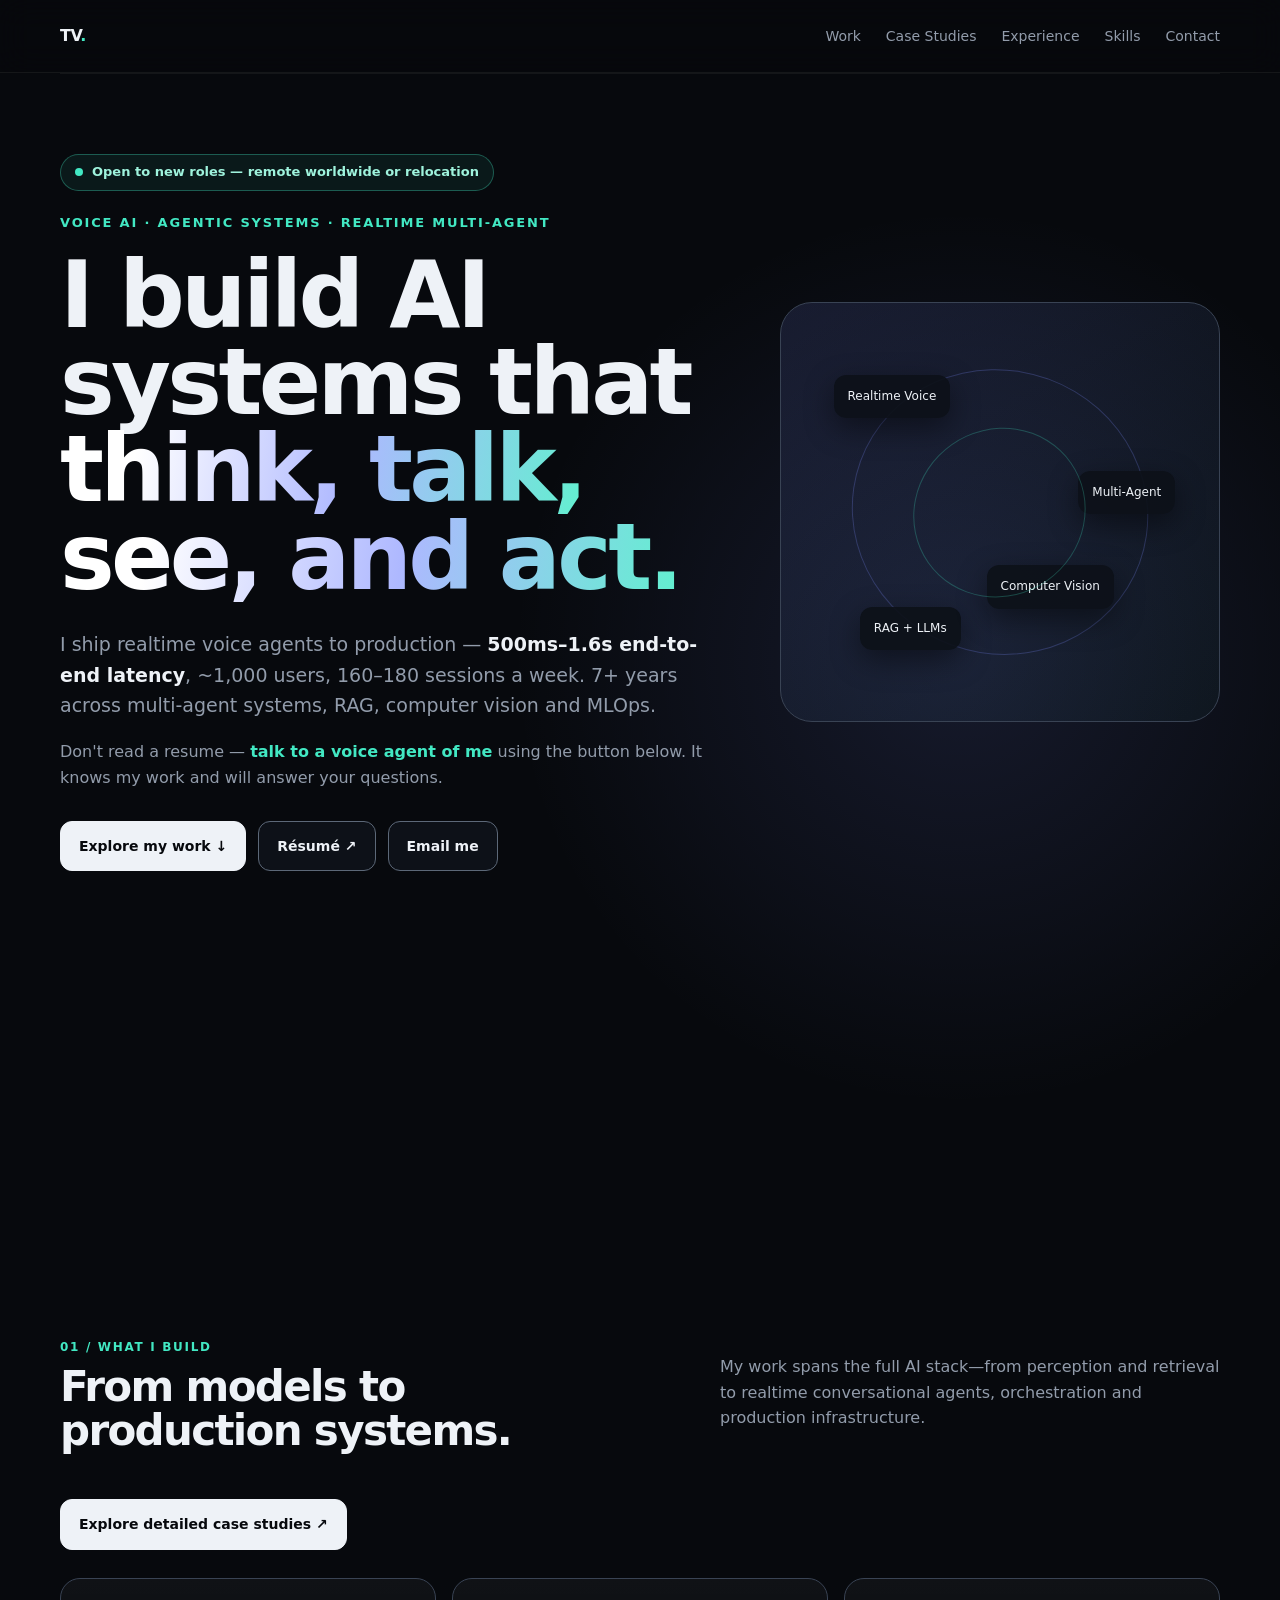
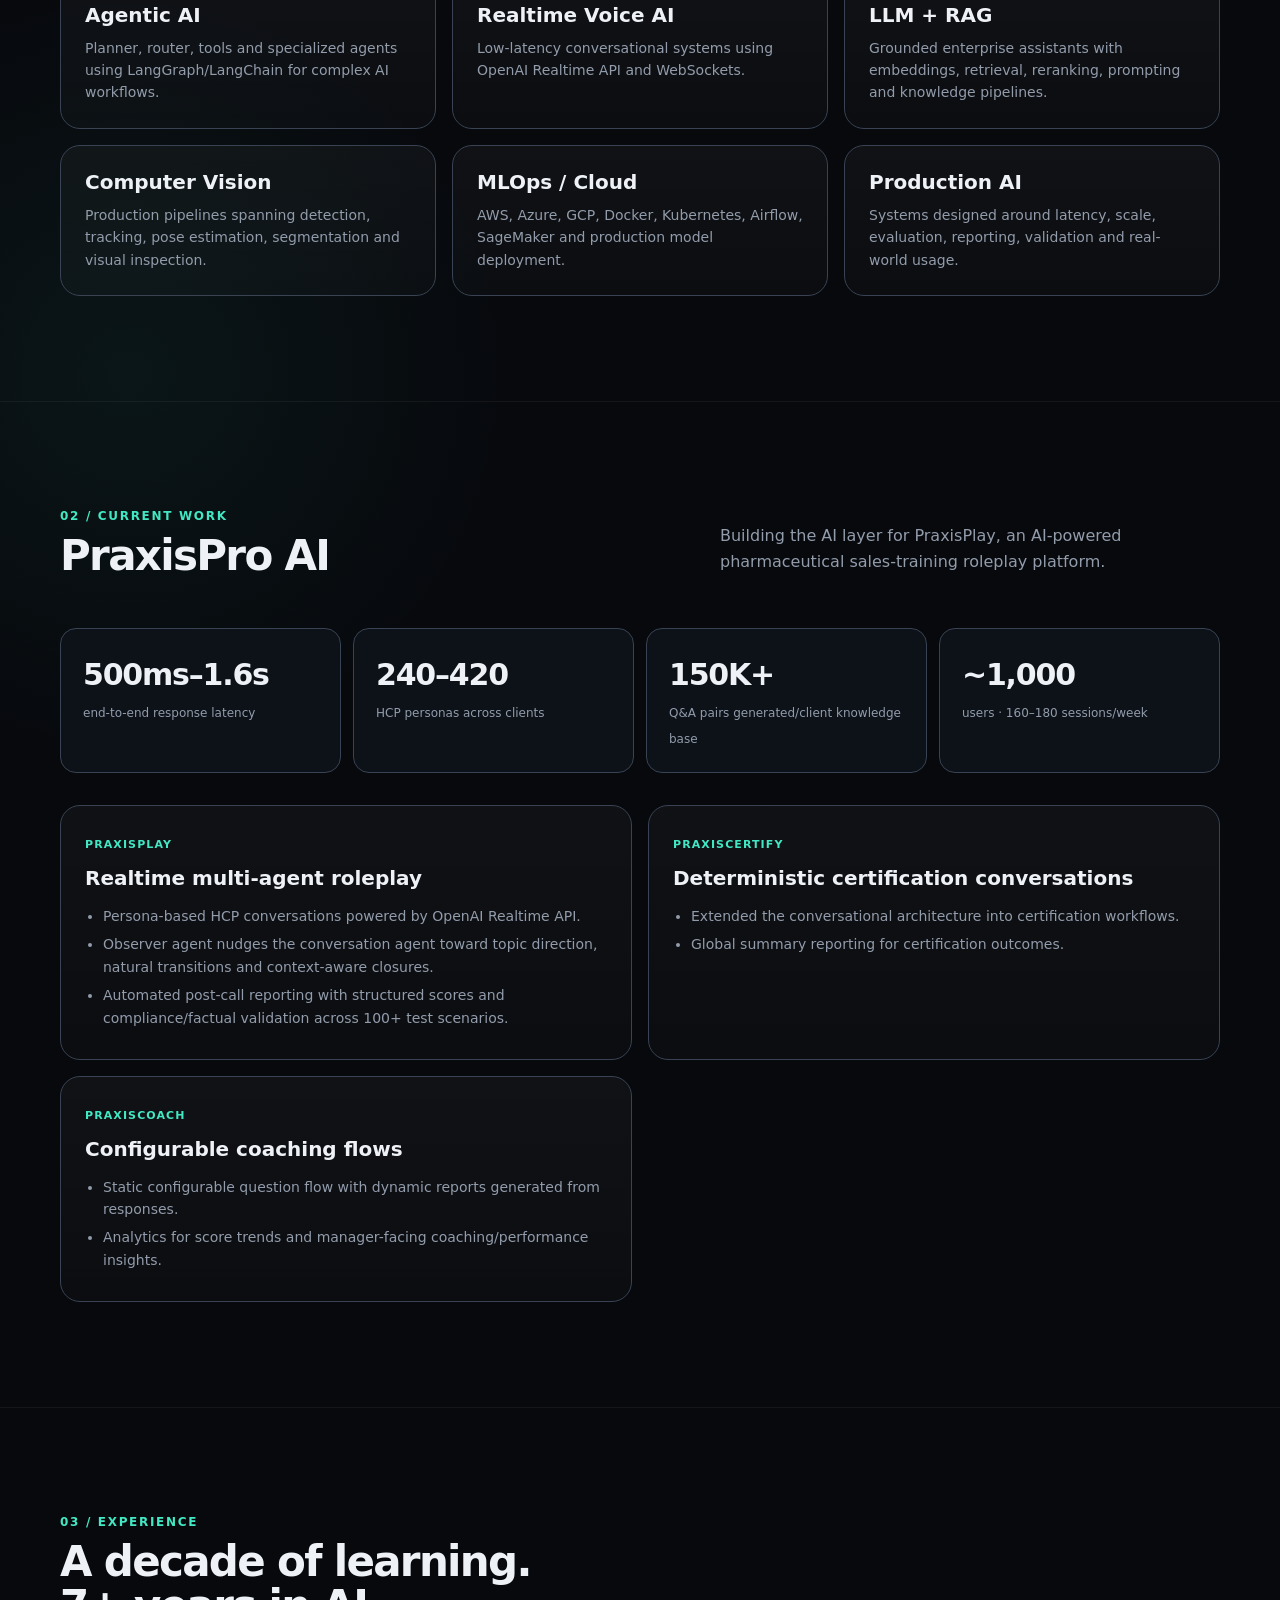
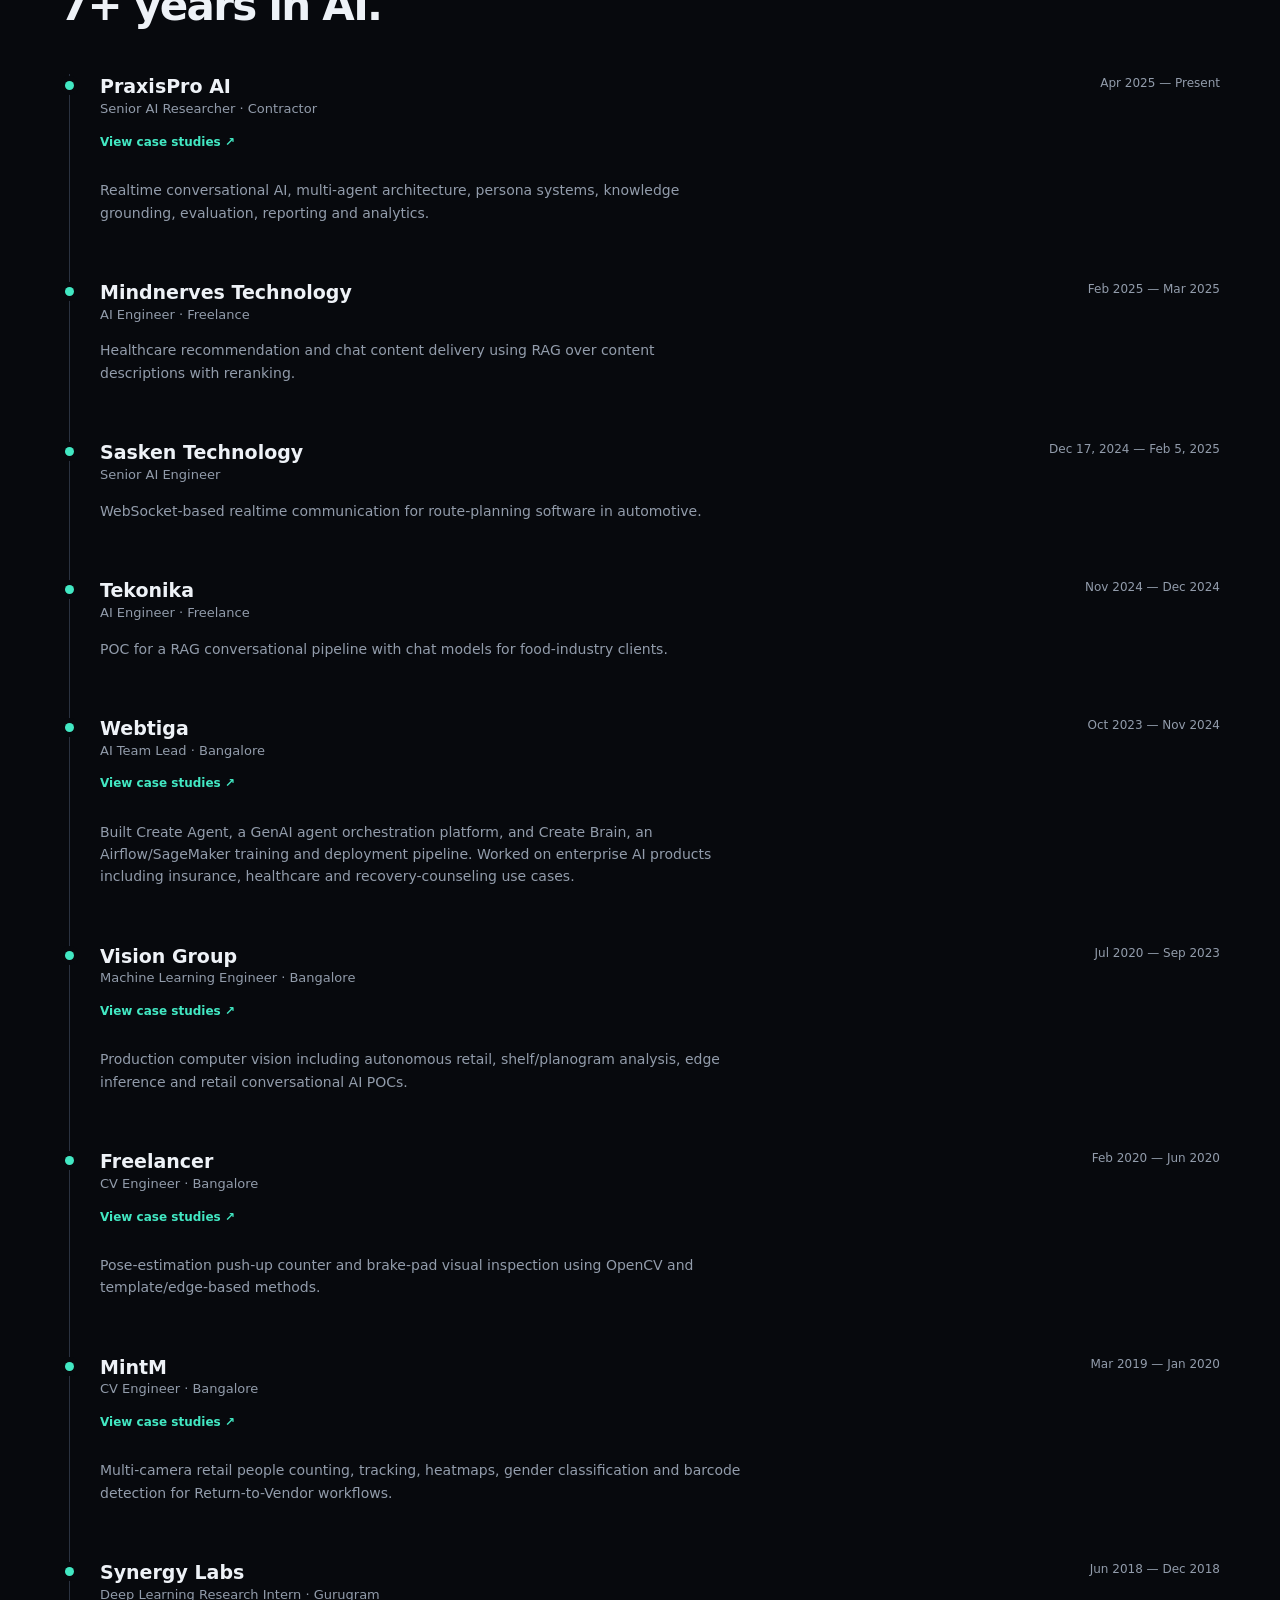
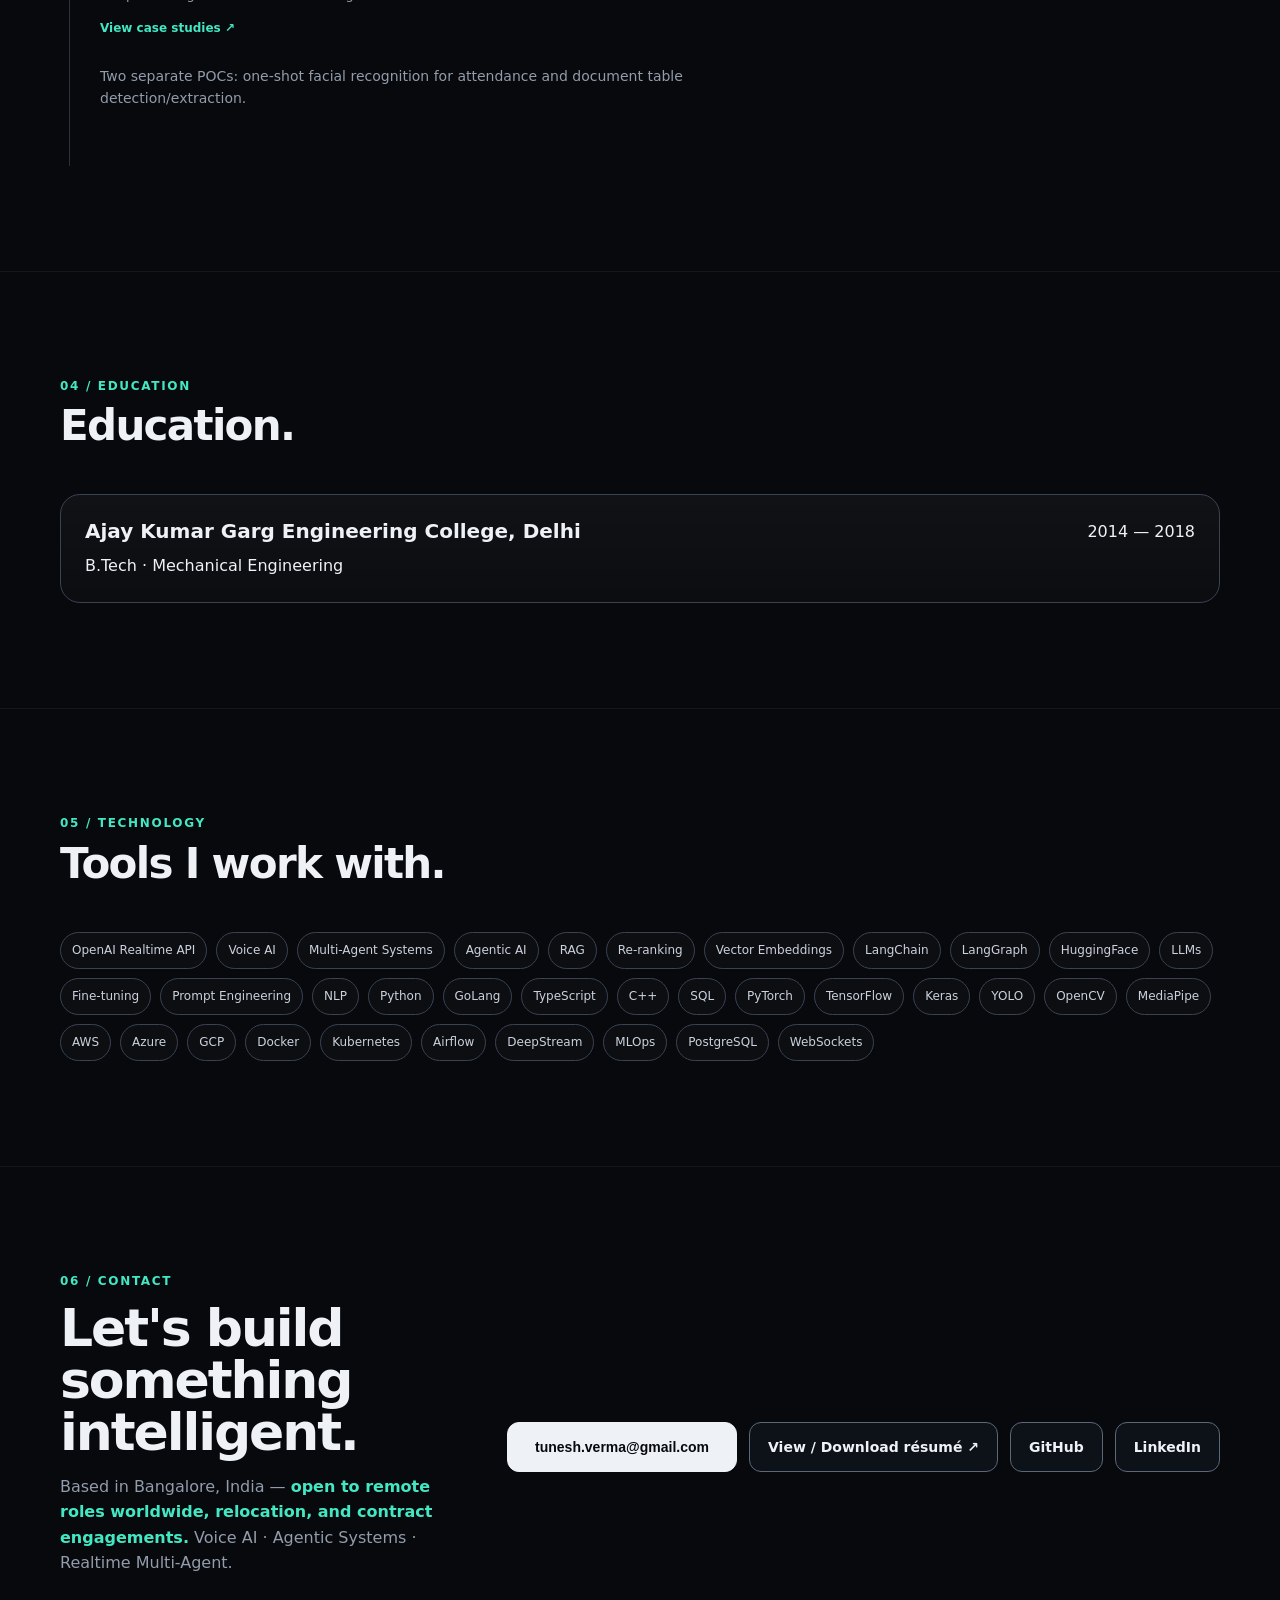
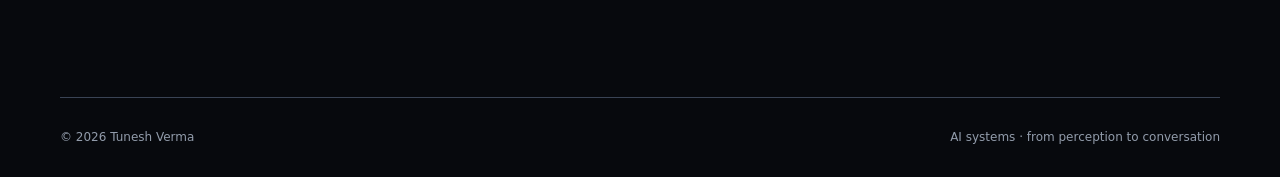
<file: index.html>
<!DOCTYPE html>
<html lang="en">
<head>
  <meta charset="UTF-8" />
  <meta name="viewport" content="width=device-width, initial-scale=1.0" />
  <meta name="description" content="Tunesh Verma — Voice AI &amp; Agentic Systems Engineer. Realtime multi-agent voice shipped to production at 500ms–1.6s end-to-end latency. OpenAI Realtime API, LiveKit, LangGraph. Open to remote roles worldwide." />
  <title>Tunesh Verma — Voice AI &amp; Agentic Systems Engineer</title>
  <link rel="canonical" href="https://tuneshverma.github.io/tunesh.github.io/" />
  <meta name="author" content="Tunesh Verma" />
  <meta name="keywords" content="Voice AI Engineer, Conversational AI, Agentic AI, Multi-Agent Systems, OpenAI Realtime API, LiveKit, LangGraph, RAG, LLM, Bangalore, Remote" />

  <!-- Social cards: controls how the link renders on LinkedIn, X, Slack and WhatsApp -->
  <meta property="og:type" content="profile" />
  <meta property="og:site_name" content="Tunesh Verma" />
  <meta property="og:title" content="Tunesh Verma — Voice AI &amp; Agentic Systems Engineer" />
  <meta property="og:description" content="Realtime multi-agent voice in production at 500ms–1.6s latency, ~1,000 users. Talk to a live voice agent of me on the site." />
  <meta property="og:url" content="https://tuneshverma.github.io/tunesh.github.io/" />
  <meta property="og:image" content="https://tuneshverma.github.io/tunesh.github.io/images/og-card.png" />
  <meta property="og:image:width" content="1200" />
  <meta property="og:image:height" content="630" />
  <meta name="twitter:card" content="summary_large_image" />
  <meta name="twitter:title" content="Tunesh Verma — Voice AI &amp; Agentic Systems Engineer" />
  <meta name="twitter:description" content="Realtime multi-agent voice in production at 500ms–1.6s latency. Talk to a live voice agent of me." />
  <meta name="twitter:image" content="https://tuneshverma.github.io/tunesh.github.io/images/og-card.png" />

  <!-- Structured data: lets Google and recruiter tools parse role, skills and location -->
  <script type="application/ld+json">
  {
    "@context": "https://schema.org",
    "@type": "Person",
    "name": "Tunesh Verma",
    "jobTitle": "Voice AI & Agentic Systems Engineer",
    "email": "mailto:tunesh.verma@gmail.com",
    "url": "https://tuneshverma.github.io/tunesh.github.io/",
    "address": { "@type": "PostalAddress", "addressLocality": "Bangalore", "addressCountry": "IN" },
    "sameAs": [
      "https://github.com/tuneshverma",
      "https://www.linkedin.com/in/tunesh-verma-028008102/"
    ],
    "knowsAbout": [
      "Voice AI", "Realtime Conversational AI", "OpenAI Realtime API", "LiveKit Agents",
      "Multi-Agent Systems", "Agentic AI", "LangGraph", "LangChain", "RAG",
      "LLM Fine-tuning", "Computer Vision", "MLOps"
    ],
    "alumniOf": { "@type": "CollegeOrUniversity", "name": "Ajay Kumar Garg Engineering College" },
    "worksFor": { "@type": "Organization", "name": "PraxisPro AI" }
  }
  </script>
  <script>document.documentElement.classList.add("js")</script>
  <style>
    :root {
      --bg:#07090d; --surface:#0d1118; --surface2:#111722; --text:#eef2f7;
      --muted:#929cab; --line:#394354; --line-strong:#5c6878;
      --accent:#7c8cff; --accent2:#42e8c3;
      --max:1160px; --radius:20px;
    }
    *{box-sizing:border-box} html{scroll-behavior:smooth}
    body{margin:0;background:radial-gradient(circle at 75% 10%,rgba(124,140,255,.13),transparent 28rem),radial-gradient(circle at 10% 30%,rgba(66,232,195,.06),transparent 24rem),var(--bg);color:var(--text);font-family:Inter,ui-sans-serif,system-ui,-apple-system,BlinkMacSystemFont,"Segoe UI",sans-serif;line-height:1.6}
    a{color:inherit;text-decoration:none}.container{width:min(var(--max),calc(100% - 40px));margin:auto}
    nav{position:sticky;top:0;z-index:20;background:rgba(7,9,13,.76);backdrop-filter:blur(16px);border-bottom:1px solid rgba(255,255,255,.06)}
    .nav{height:72px;display:flex;align-items:center;justify-content:space-between}.brand{display:inline-block;padding:9px 10px;margin:0 -10px;font-weight:800;letter-spacing:-.03em}
    .brand span{color:var(--accent2)}.navlinks{display:flex;gap:25px;font-size:14px;color:var(--muted)}.navlinks a:hover{color:var(--text)}
    .hero{min-height:calc(100vh - 72px);display:grid;grid-template-columns:1.2fr .8fr;gap:60px;align-items:center;padding:80px 0}
    .eyebrow{color:var(--accent2);font-size:13px;font-weight:700;letter-spacing:.14em;text-transform:uppercase}
    h1{font-size:clamp(52px,8vw,92px);line-height:.95;letter-spacing:-.04em;margin:18px 0 28px;max-width:850px;text-wrap:balance}
    .gradient{background:linear-gradient(100deg,#fff 15%,#aeb8ff 55%,#61f0cf);-webkit-background-clip:text;background-clip:text;color:transparent;-webkit-box-decoration-break:clone;box-decoration-break:clone}
    .hero p{font-size:19px;color:var(--muted);max-width:680px}.actions{display:flex;gap:12px;flex-wrap:wrap;margin-top:30px}
    .btn{padding:13px 18px;border-radius:12px;border:1px solid var(--line-strong);background:var(--surface);font-weight:700;font-size:14px}
    .btn.primary{background:var(--text);color:#07090d;border-color:var(--text)}.btn:hover{transform:translateY(-2px)}
    .orb{height:420px;border:1px solid var(--line);border-radius:32px;background:linear-gradient(145deg,rgba(124,140,255,.13),rgba(66,232,195,.03));position:relative;overflow:hidden}
    .orb:before,.orb:after{content:"";position:absolute;border:1px solid rgba(124,140,255,.25);border-radius:50%;inset:16%;transform:rotate(20deg)}.orb:after{inset:30%;border-color:rgba(66,232,195,.25);transform:rotate(-35deg)}
    .node{position:absolute;padding:12px 14px;background:rgba(13,17,24,.92);border-radius:12px;font-size:12px;box-shadow:0 10px 30px rgba(0,0,0,.45)}
    .n1{top:17%;left:12%}.n2{top:40%;right:10%}.n3{bottom:17%;left:18%}.n4{bottom:27%;right:24%}
    section{padding:105px 0;border-top:1px solid rgba(255,255,255,.05)}
    /* Anchor jumps used to land the kicker under the 72px sticky nav. */
    section[id]{scroll-margin-top:92px}
    .section-head{display:grid;grid-template-columns:minmax(340px,1fr) minmax(0,500px);gap:30px;align-items:start;margin-bottom:38px}
    .kicker{color:var(--accent2);font-size:12px;text-transform:uppercase;letter-spacing:.14em;font-weight:800}.section-head h2{font-size:42px;line-height:1.05;letter-spacing:-.04em;margin:8px 0;text-wrap:balance}.section-head p{color:var(--muted);max-width:500px}
    .grid{display:grid;grid-template-columns:repeat(3,1fr);gap:16px}.card{background:linear-gradient(180deg,rgba(255,255,255,.035),rgba(255,255,255,.015));border:1px solid var(--line);border-radius:var(--radius);padding:24px}.card h3{margin:0 0 9px;font-size:20px;line-height:1.25}.card p{color:var(--muted);font-size:14px;margin:0}
    .metrics{display:grid;grid-template-columns:repeat(4,1fr);gap:12px;margin:32px 0}.metric{padding:22px;border:1px solid var(--line);border-radius:16px;background:var(--surface)}.metric strong{font-size:30px;letter-spacing:-.04em;display:block;white-space:nowrap}.metric span{font-size:12px;color:var(--muted)}
    .grid.projects{grid-template-columns:repeat(2,1fr)}.grid.projects .project{grid-column:auto}.project{grid-column:span 2}.project .tag{display:inline-block;color:var(--accent2);font-size:11px;font-weight:800;text-transform:uppercase;letter-spacing:.1em;margin-bottom:12px}
    .project ul{margin:14px 0 0;padding-left:18px;color:var(--muted);font-size:14px}.project li{margin:6px 0}
    .timeline{position:relative;margin-left:9px;border-left:1px solid #2a3240}.job{padding:0 0 42px 30px;position:relative}.job:before{content:"";position:absolute;left:-5px;top:7px;width:9px;height:9px;border-radius:50%;background:var(--accent2);box-shadow:0 0 0 5px var(--bg)}
    .job-top{display:flex;justify-content:space-between;gap:20px}.job .case-link{display:inline-block;margin:0 -10px;padding:13px 10px;color:var(--accent2);font-size:12px;font-weight:700}.job .case-link:hover{text-decoration:underline}.job h3{margin:0;font-size:19px;line-height:1.3}.job time{font-size:12px;color:var(--muted);white-space:nowrap}.job .role{color:var(--muted);font-size:13px}.job p{color:var(--muted);font-size:14px;max-width:72ch}
    .tags{display:flex;flex-wrap:wrap;gap:9px}.tagpill{padding:8px 11px;border:1px solid var(--line);border-radius:999px;color:#cbd2dd;background:rgba(255,255,255,.02);font-size:12px}
    .contact{display:grid;grid-template-columns:1fr auto;align-items:center;gap:30px}.contact h2{font-size:52px;line-height:1;letter-spacing:-.04em;margin:10px 0;text-wrap:balance}.contact p{color:var(--muted);max-width:460px}.copy-email{width:230px;min-width:230px;text-align:center;white-space:nowrap;flex:0 0 230px}
    ::selection{background:rgba(66,232,195,.26);color:var(--text)}
    footer{padding:30px 0;color:var(--muted);font-size:12px;border-top:1px solid var(--line);display:flex;justify-content:space-between}
    .reveal{opacity:1;transform:none}
    .js .reveal{opacity:0;transform:translateY(18px);transition:.7s ease}.js .reveal.show{opacity:1;transform:none}
    .avail{display:inline-flex;align-items:center;gap:9px;padding:7px 14px;border:1px solid rgba(66,232,195,.32);border-radius:999px;background:rgba(66,232,195,.07);font-size:13px;font-weight:600;color:#9ff3dd;margin-bottom:22px}
    .avail .dot{width:8px;height:8px;border-radius:50%;background:var(--accent2);box-shadow:0 0 0 0 rgba(66,232,195,.6);animation:pulse 2.4s infinite}
    @keyframes pulse{0%{box-shadow:0 0 0 0 rgba(66,232,195,.55)}70%{box-shadow:0 0 0 9px rgba(66,232,195,0)}100%{box-shadow:0 0 0 0 rgba(66,232,195,0)}}
    @media (prefers-reduced-motion:reduce){html{scroll-behavior:auto}.avail .dot{animation:none}.js .reveal{transition:none}}
    @media(max-width:980px){.section-head{grid-template-columns:1fr;gap:10px}.metrics{grid-template-columns:repeat(2,1fr)}}
    @media(max-width:850px){.hero{grid-template-columns:1fr;padding:65px 0}.orb{height:300px}.grid,.grid.projects{grid-template-columns:1fr}.project{grid-column:span 1}.contact{grid-template-columns:1fr}.contact h2{font-size:42px}
      .navlinks{min-width:0;margin-left:14px;gap:8px;overflow-x:auto;scrollbar-width:none;-webkit-overflow-scrolling:touch;overscroll-behavior-x:contain}
      .navlinks[data-scroll="true"][data-end="false"]{-webkit-mask-image:linear-gradient(90deg,#000 calc(100% - 26px),transparent);mask-image:linear-gradient(90deg,#000 calc(100% - 26px),transparent)}
      .navlinks::-webkit-scrollbar{display:none}.navlinks a{white-space:nowrap;padding:11px 7px}}
        /* "Dec 17, 2024 — Feb 5, 2025" cannot wrap and will not share a row
       with a job title on a narrow phone. */
    @media(max-width:560px){.job-top{display:block}.job time{display:block;margin-top:5px}}
    @media(max-width:480px){.container{width:min(var(--max),calc(100% - 28px))}.metrics{grid-template-columns:1fr}.hero p{font-size:16px}h1{font-size:52px}}
  </style>
  <link rel="stylesheet" href="voice/agent.css" />
</head>
<body id="top">
<nav><div class="container nav">
  <a class="brand" href="#top">TV<span>.</span></a>
  <div class="navlinks"><a href="#work">Work</a><a href="work.html">Case Studies</a><a href="#experience">Experience</a><a href="#skills">Skills</a><a href="#contact">Contact</a></div>
</div></nav>

<main>
<section class="hero container">
  <div class="reveal">
    <div class="avail"><span class="dot"></span> Open to new roles — remote worldwide or relocation</div>
    <div class="eyebrow">Voice AI · Agentic Systems · Realtime Multi-Agent</div>
    <h1>I build AI systems that <span class="gradient">think, talk, see, and act.</span></h1>
    <p>I ship realtime voice agents to production — <strong style="color:var(--text)">500ms–1.6s end-to-end latency</strong>, ~1,000 users, 160–180 sessions a week. 7+ years across multi-agent systems, RAG, computer vision and MLOps.</p>
    <p style="margin-top:14px;font-size:16px">Don't read a resume — <strong style="color:var(--accent2)">talk to a voice agent of me</strong> using the button below. It knows my work and will answer your questions.</p>
    <div class="actions">
      <a class="btn primary" href="#work">Explore my work ↓</a>
      <a class="btn" href="resume/Resume.pdf" target="_blank" rel="noopener">Résumé ↗</a>
      <a class="btn" href="mailto:tunesh.verma@gmail.com">Email me</a>
    </div>
  </div>
  <div class="orb reveal" aria-label="Abstract AI system visualization">
    <div class="node n1">Realtime Voice</div><div class="node n2">Multi-Agent</div>
    <div class="node n3">RAG + LLMs</div><div class="node n4">Computer Vision</div>
  </div>
</section>

<!-- Slot the voice agent button occupies at full size. It reserves the space;
     voice/agent.js positions the real button over it and flies it to the
     bottom-right corner once you scroll past. -->
<div class="va-anchor" aria-hidden="true"></div>

<section id="work"><div class="container">
  <div class="section-head reveal"><div><div class="kicker">01 / What I build</div><h2>From models to production systems.</h2></div><p>My work spans the full AI stack—from perception and retrieval to realtime conversational agents, orchestration and production infrastructure.</p></div><div class="actions reveal" style="margin:0 0 28px"><a class="btn primary" href="work.html">Explore detailed case studies ↗</a></div>
  <div class="grid">
    <div class="card reveal"><h3>Agentic AI</h3><p>Planner, router, tools and specialized agents using LangGraph/LangChain for complex AI workflows.</p></div>
    <div class="card reveal"><h3>Realtime Voice AI</h3><p>Low-latency conversational systems using OpenAI Realtime API and WebSockets.</p></div>
    <div class="card reveal"><h3>LLM + RAG</h3><p>Grounded enterprise assistants with embeddings, retrieval, reranking, prompting and knowledge pipelines.</p></div>
    <div class="card reveal"><h3>Computer Vision</h3><p>Production pipelines spanning detection, tracking, pose estimation, segmentation and visual inspection.</p></div>
    <div class="card reveal"><h3>MLOps / Cloud</h3><p>AWS, Azure, GCP, Docker, Kubernetes, Airflow, SageMaker and production model deployment.</p></div>
    <div class="card reveal"><h3>Production AI</h3><p>Systems designed around latency, scale, evaluation, reporting, validation and real-world usage.</p></div>
  </div>
</div></section>

<section><div class="container">
  <div class="section-head reveal"><div><div class="kicker">02 / Current work</div><h2>PraxisPro AI</h2></div><p>Building the AI layer for PraxisPlay, an AI-powered pharmaceutical sales-training roleplay platform.</p></div>
  <div class="metrics reveal">
    <div class="metric"><strong>500ms–1.6s</strong><span>end-to-end response latency</span></div>
    <div class="metric"><strong>240–420</strong><span>HCP personas across clients</span></div>
    <div class="metric"><strong>150K+</strong><span>Q&A pairs generated/client knowledge base</span></div>
    <div class="metric"><strong>~1,000</strong><span>users · 160–180 sessions/week</span></div>
  </div>
  <div class="grid projects">
    <div class="card project reveal"><span class="tag">PraxisPlay</span><h3>Realtime multi-agent roleplay</h3><ul><li>Persona-based HCP conversations powered by OpenAI Realtime API.</li><li>Observer agent nudges the conversation agent toward topic direction, natural transitions and context-aware closures.</li><li>Automated post-call reporting with structured scores and compliance/factual validation across 100+ test scenarios.</li></ul></div>
    <div class="card project reveal"><span class="tag">PraxisCertify</span><h3>Deterministic certification conversations</h3><ul><li>Extended the conversational architecture into certification workflows.</li><li>Global summary reporting for certification outcomes.</li></ul></div>
    <div class="card project reveal"><span class="tag">PraxisCoach</span><h3>Configurable coaching flows</h3><ul><li>Static configurable question flow with dynamic reports generated from responses.</li><li>Analytics for score trends and manager-facing coaching/performance insights.</li></ul></div>
  </div>
</div></section>

<section id="experience"><div class="container">
  <div class="section-head reveal"><div><div class="kicker">03 / Experience</div><h2>A decade of learning. 7+ years in AI.</h2></div></div>
  <div class="timeline">
    <div class="job reveal"><div class="job-top"><div><h3>PraxisPro AI</h3><div class="role">Senior AI Researcher · Contractor</div><a class="case-link" href="work.html#praxispro">View case studies ↗</a></div><time>Apr 2025 — Present</time></div><p>Realtime conversational AI, multi-agent architecture, persona systems, knowledge grounding, evaluation, reporting and analytics.</p></div>
    <div class="job reveal"><div class="job-top"><div><h3>Mindnerves Technology</h3><div class="role">AI Engineer · Freelance</div></div><time>Feb 2025 — Mar 2025</time></div><p>Healthcare recommendation and chat content delivery using RAG over content descriptions with reranking.</p></div>
    <div class="job reveal"><div class="job-top"><div><h3>Sasken Technology</h3><div class="role">Senior AI Engineer</div></div><time>Dec 17, 2024 — Feb 5, 2025</time></div><p>WebSocket-based realtime communication for route-planning software in automotive.</p></div>
    <div class="job reveal"><div class="job-top"><div><h3>Tekonika</h3><div class="role">AI Engineer · Freelance</div></div><time>Nov 2024 — Dec 2024</time></div><p>POC for a RAG conversational pipeline with chat models for food-industry clients.</p></div>
    <div class="job reveal"><div class="job-top"><div><h3>Webtiga</h3><div class="role">AI Team Lead · Bangalore</div><a class="case-link" href="work.html#webtiga">View case studies ↗</a></div><time>Oct 2023 — Nov 2024</time></div><p>Built Create Agent, a GenAI agent orchestration platform, and Create Brain, an Airflow/SageMaker training and deployment pipeline. Worked on enterprise AI products including insurance, healthcare and recovery-counseling use cases.</p></div>
    <div class="job reveal"><div class="job-top"><div><h3>Vision Group</h3><div class="role">Machine Learning Engineer · Bangalore</div><a class="case-link" href="work.html#vision">View case studies ↗</a></div><time>Jul 2020 — Sep 2023</time></div><p>Production computer vision including autonomous retail, shelf/planogram analysis, edge inference and retail conversational AI POCs.</p></div>
    <div class="job reveal"><div class="job-top"><div><h3>Freelancer</h3><div class="role">CV Engineer · Bangalore</div><a class="case-link" href="work.html#freelance">View case studies ↗</a></div><time>Feb 2020 — Jun 2020</time></div><p>Pose-estimation push-up counter and brake-pad visual inspection using OpenCV and template/edge-based methods.</p></div>
    <div class="job reveal"><div class="job-top"><div><h3>MintM</h3><div class="role">CV Engineer · Bangalore</div><a class="case-link" href="work.html#mintm">View case studies ↗</a></div><time>Mar 2019 — Jan 2020</time></div><p>Multi-camera retail people counting, tracking, heatmaps, gender classification and barcode detection for Return-to-Vendor workflows.</p></div>
    <div class="job reveal"><div class="job-top"><div><h3>Synergy Labs</h3><div class="role">Deep Learning Research Intern · Gurugram</div><a class="case-link" href="work.html#synergy">View case studies ↗</a></div><time>Jun 2018 — Dec 2018</time></div><p>Two separate POCs: one-shot facial recognition for attendance and document table detection/extraction.</p></div>
  </div>
</div></section>


<section><div class="container">
  <div class="section-head reveal"><div><div class="kicker">04 / Education</div><h2>Education.</h2></div></div>
  <div class="card reveal">
    <div class="job-top"><div><h3>Ajay Kumar Garg Engineering College, Delhi</h3><div class="role">B.Tech · Mechanical Engineering</div></div><time>2014 — 2018</time></div>
  </div>
</div></section>

<section id="skills"><div class="container">
  <div class="section-head reveal"><div><div class="kicker">05 / Technology</div><h2>Tools I work with.</h2></div></div>
  <div class="tags reveal">
    <span class="tagpill">OpenAI Realtime API</span><span class="tagpill">Voice AI</span><span class="tagpill">Multi-Agent Systems</span><span class="tagpill">Agentic AI</span><span class="tagpill">RAG</span><span class="tagpill">Re-ranking</span><span class="tagpill">Vector Embeddings</span><span class="tagpill">LangChain</span><span class="tagpill">LangGraph</span><span class="tagpill">HuggingFace</span><span class="tagpill">LLMs</span><span class="tagpill">Fine-tuning</span><span class="tagpill">Prompt Engineering</span><span class="tagpill">NLP</span><span class="tagpill">Python</span><span class="tagpill">GoLang</span><span class="tagpill">TypeScript</span><span class="tagpill">C++</span><span class="tagpill">SQL</span><span class="tagpill">PyTorch</span><span class="tagpill">TensorFlow</span><span class="tagpill">Keras</span><span class="tagpill">YOLO</span><span class="tagpill">OpenCV</span><span class="tagpill">MediaPipe</span><span class="tagpill">AWS</span><span class="tagpill">Azure</span><span class="tagpill">GCP</span><span class="tagpill">Docker</span><span class="tagpill">Kubernetes</span><span class="tagpill">Airflow</span><span class="tagpill">DeepStream</span><span class="tagpill">MLOps</span><span class="tagpill">PostgreSQL</span><span class="tagpill">WebSockets</span>
  </div>
</div></section>

<section id="contact"><div class="container contact reveal">
  <div><div class="kicker">06 / Contact</div><h2>Let's build something intelligent.</h2><p>Based in Bangalore, India — <strong style="color:var(--accent2)">open to remote roles worldwide, relocation, and contract engagements.</strong> Voice AI · Agentic Systems · Realtime Multi-Agent.</p></div>
  <div class="actions"><button class="btn primary copy-email" type="button" data-email="tunesh.verma@gmail.com" aria-label="Copy email address">tunesh.verma@gmail.com</button><a class="btn" href="resume/Resume.pdf" target="_blank" rel="noopener">View / Download résumé ↗</a><a class="btn" href="https://github.com/tuneshverma" target="_blank" rel="noopener">GitHub</a><a class="btn" href="https://www.linkedin.com/in/tunesh-verma-028008102/" target="_blank" rel="noopener">LinkedIn</a></div>
</div></section>
</main>

<footer class="container"><span>© <span id="year"></span> Tunesh Verma</span><span>AI systems · from perception to conversation</span></footer>
<script>
  document.getElementById("year").textContent = new Date().getFullYear();

  /* The nav links scroll sideways on narrow screens. Fade the right edge only
     while there is actually something out there — a permanent fade just clips
     the last link on a tablet where they all fit. */
  (function () {
    var links = document.querySelector(".navlinks");
    if (!links) return;
    function sync() {
      var more = links.scrollWidth > links.clientWidth + 2;
      links.dataset.scroll = String(more);
      links.dataset.end = String(!more || links.scrollLeft + links.clientWidth >= links.scrollWidth - 2);
    }
    sync();
    links.addEventListener("scroll", sync, { passive: true });
    window.addEventListener("resize", sync, { passive: true });
  })();

  const observer = new IntersectionObserver(entries => entries.forEach(e => { if(e.isIntersecting) e.target.classList.add("show"); }), {threshold:.12});
  document.querySelectorAll(".reveal").forEach(el => observer.observe(el));

  document.querySelectorAll(".copy-email").forEach(button => {
    button.addEventListener("click", async () => {
      const email = button.dataset.email;
      const original = button.textContent;
      try {
        await navigator.clipboard.writeText(email);
        button.textContent = "Email copied ✓";
      } catch (err) {
        const input = document.createElement("input");
        input.value = email;
        input.setAttribute("readonly", "");
        input.style.position = "fixed";
        input.style.opacity = "0";
        document.body.appendChild(input);
        input.select();
        document.execCommand("copy");
        input.remove();
        button.textContent = "Email copied ✓";
      }
      setTimeout(() => { button.textContent = original; }, 1800);
    });
  });
</script>

<!-- Voice agent. data-token-endpoint is the deployed Cloudflare Worker that
     signs the LiveKit token; the call cannot start until it is filled in.
     The SDK itself is only fetched when a visitor starts a call. -->
<script src="voice/agent.js"
        data-token-endpoint="https://portfolio-token.tunesh-verma.workers.dev"></script>
</body>
</html>
</file>
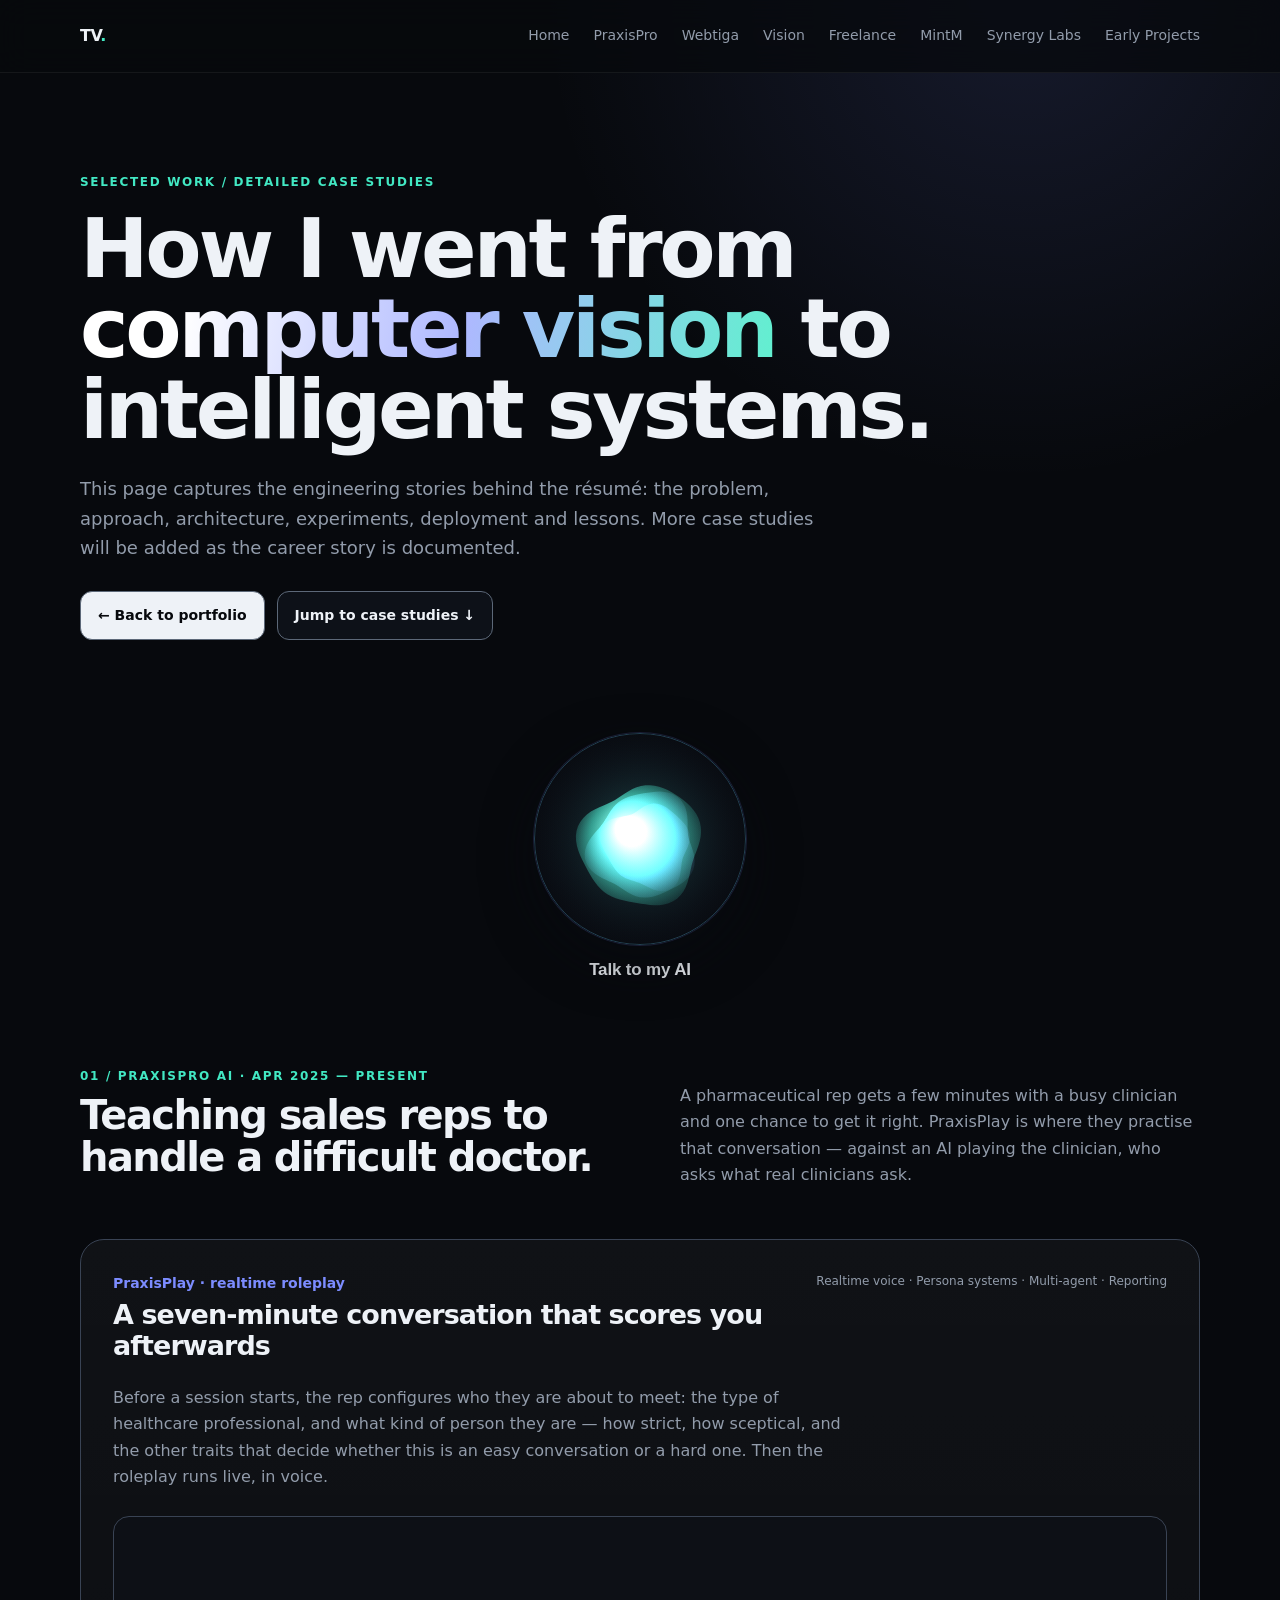
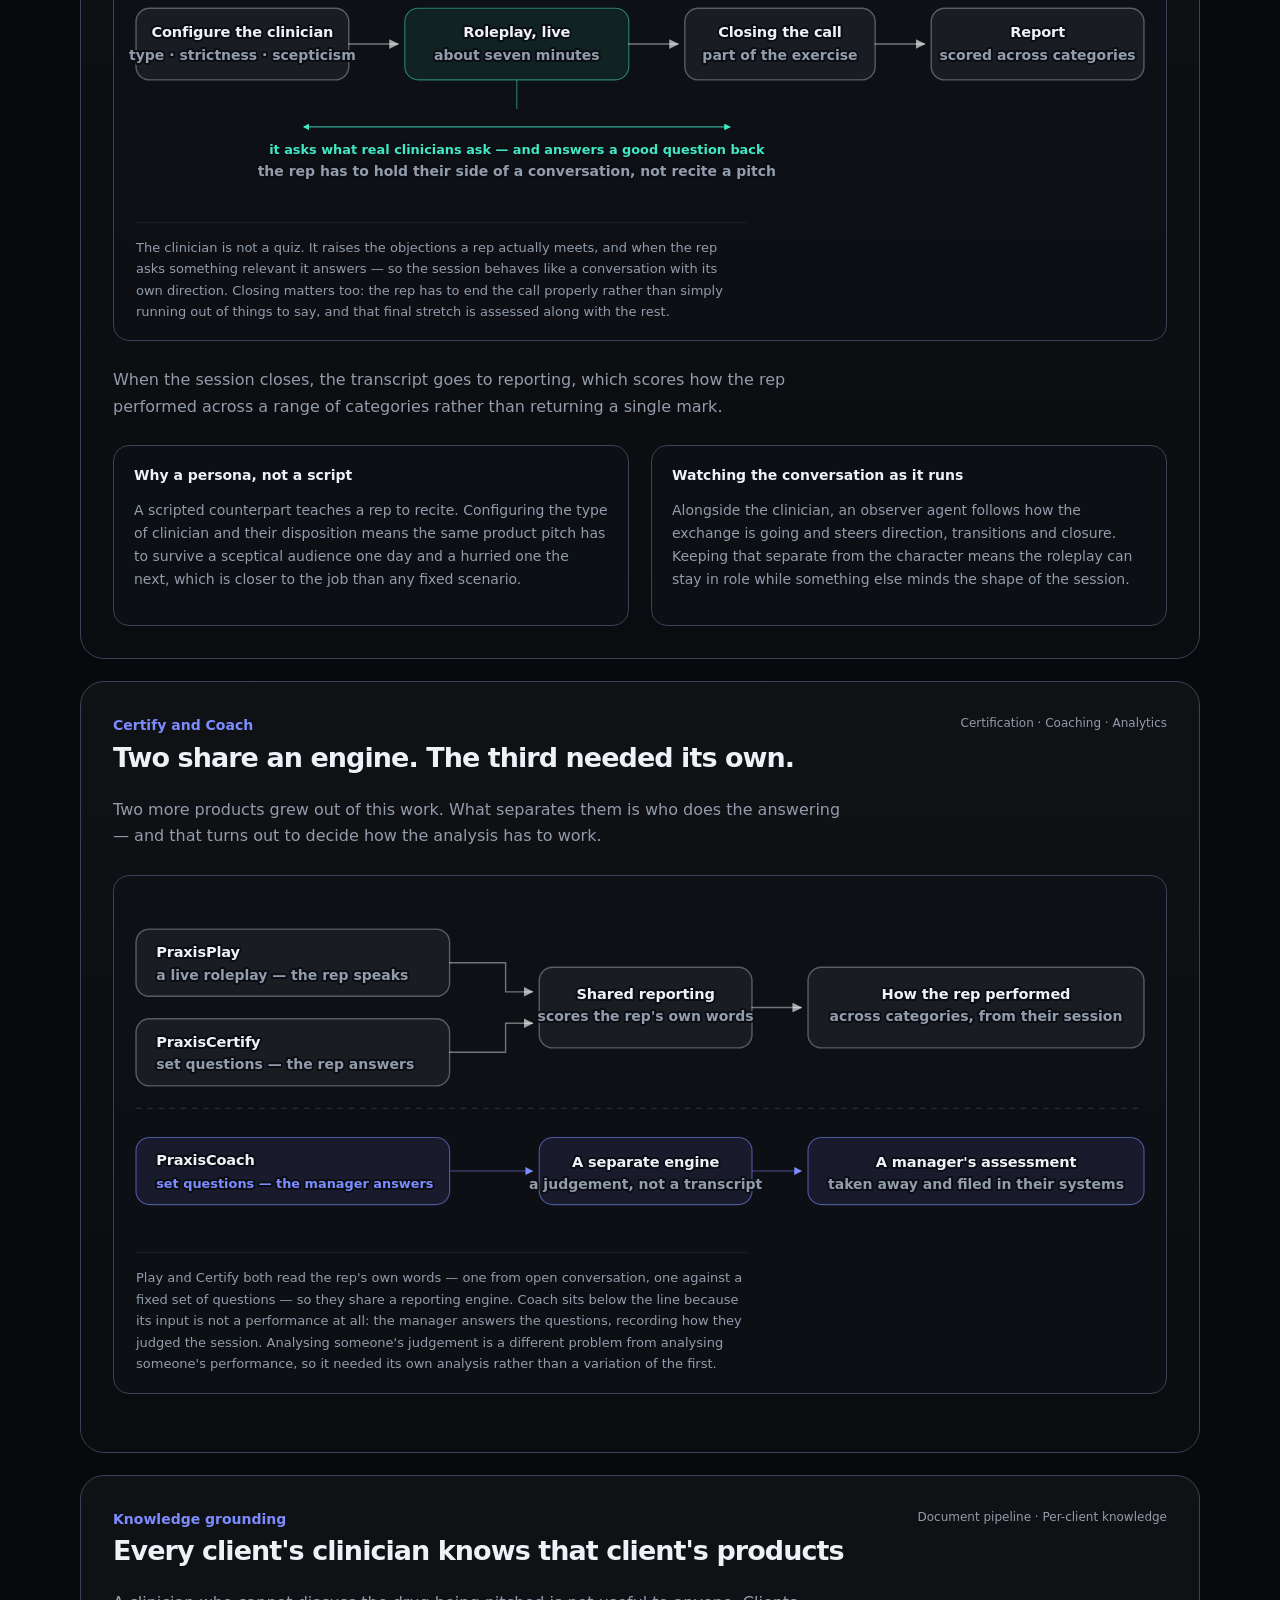
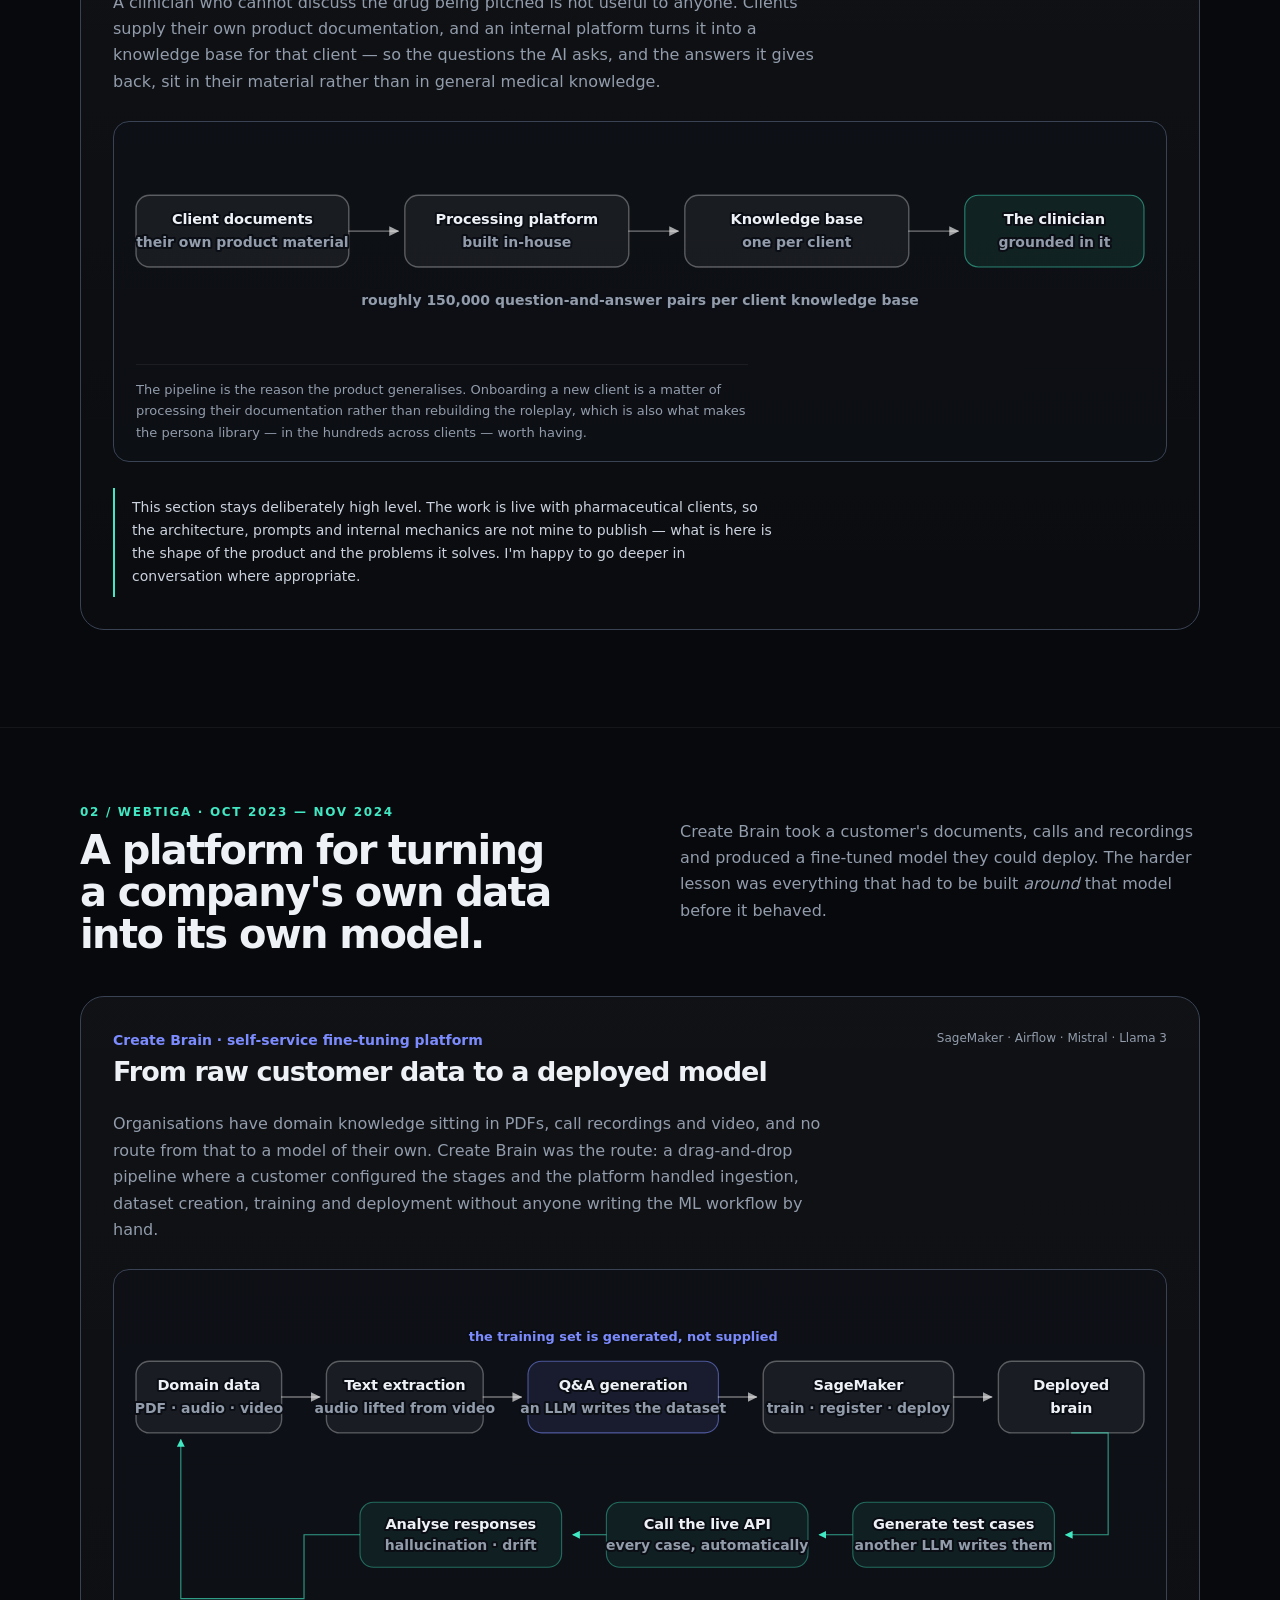
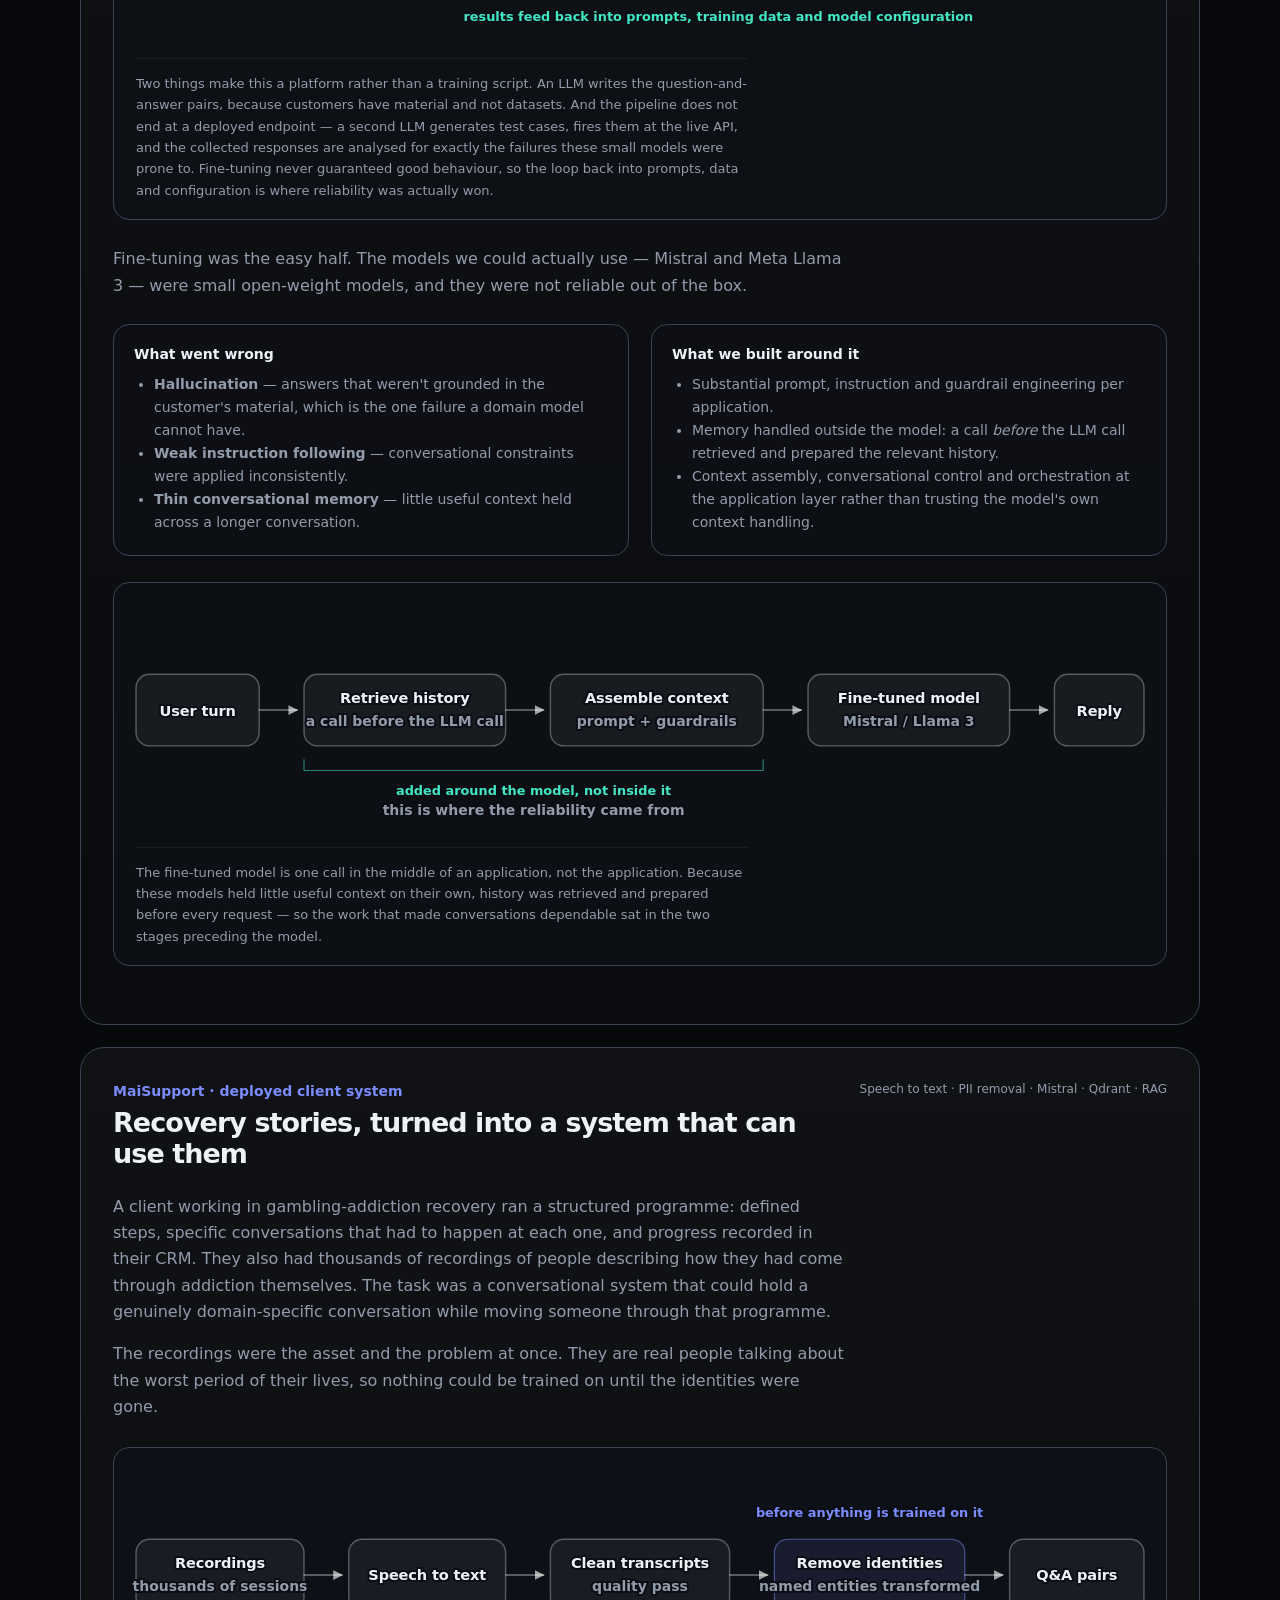
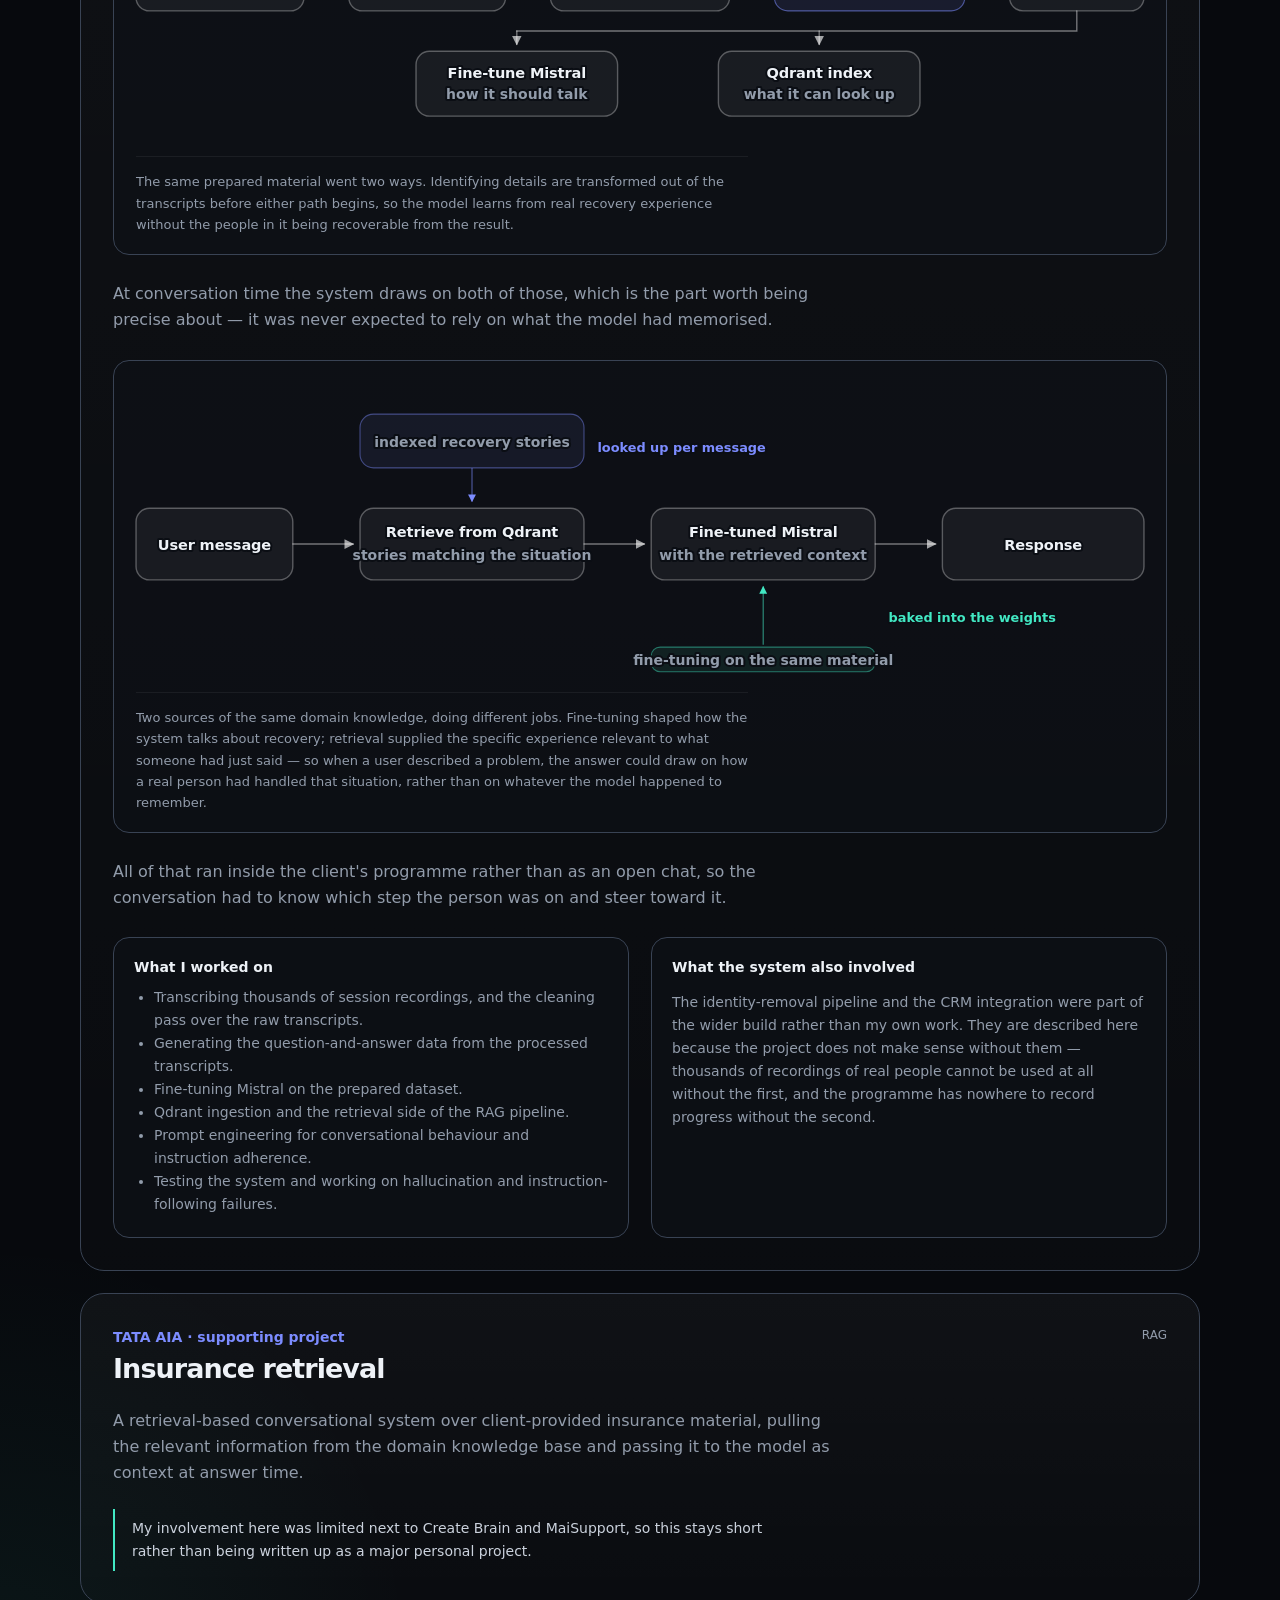
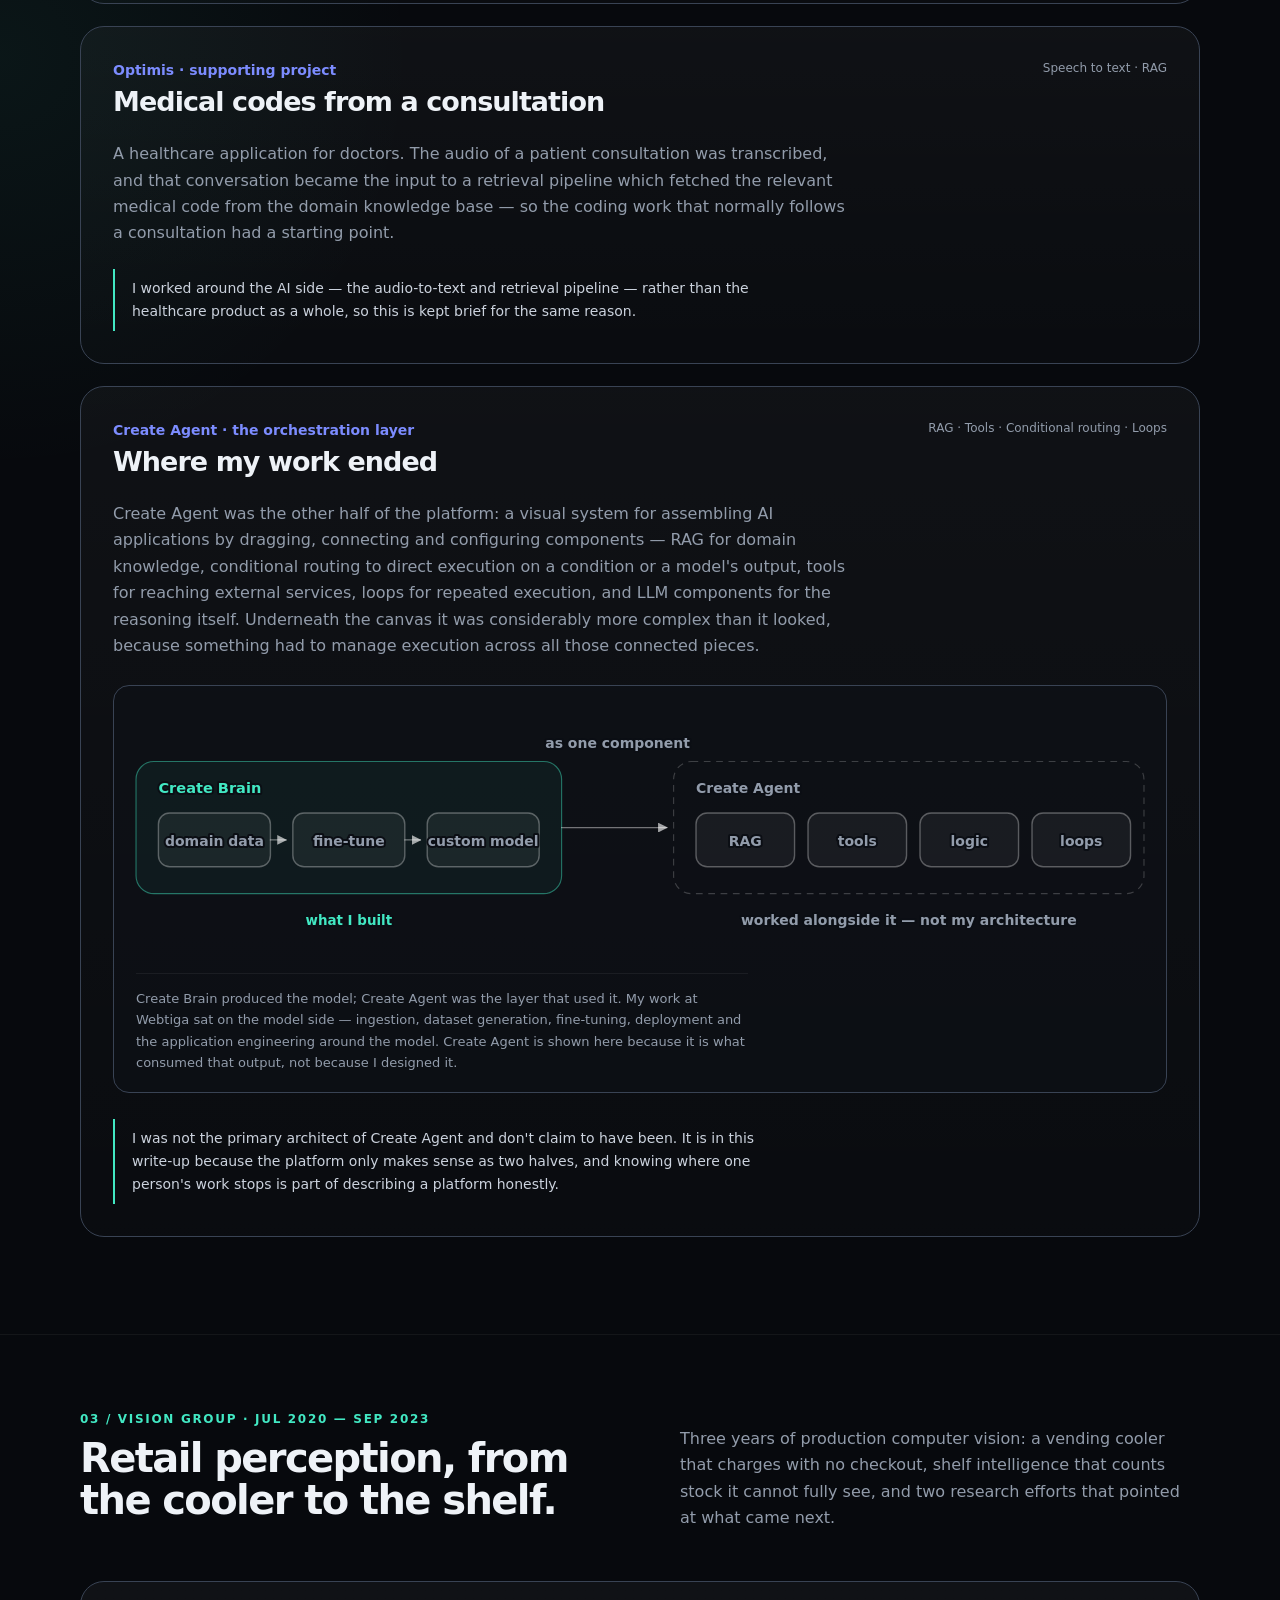
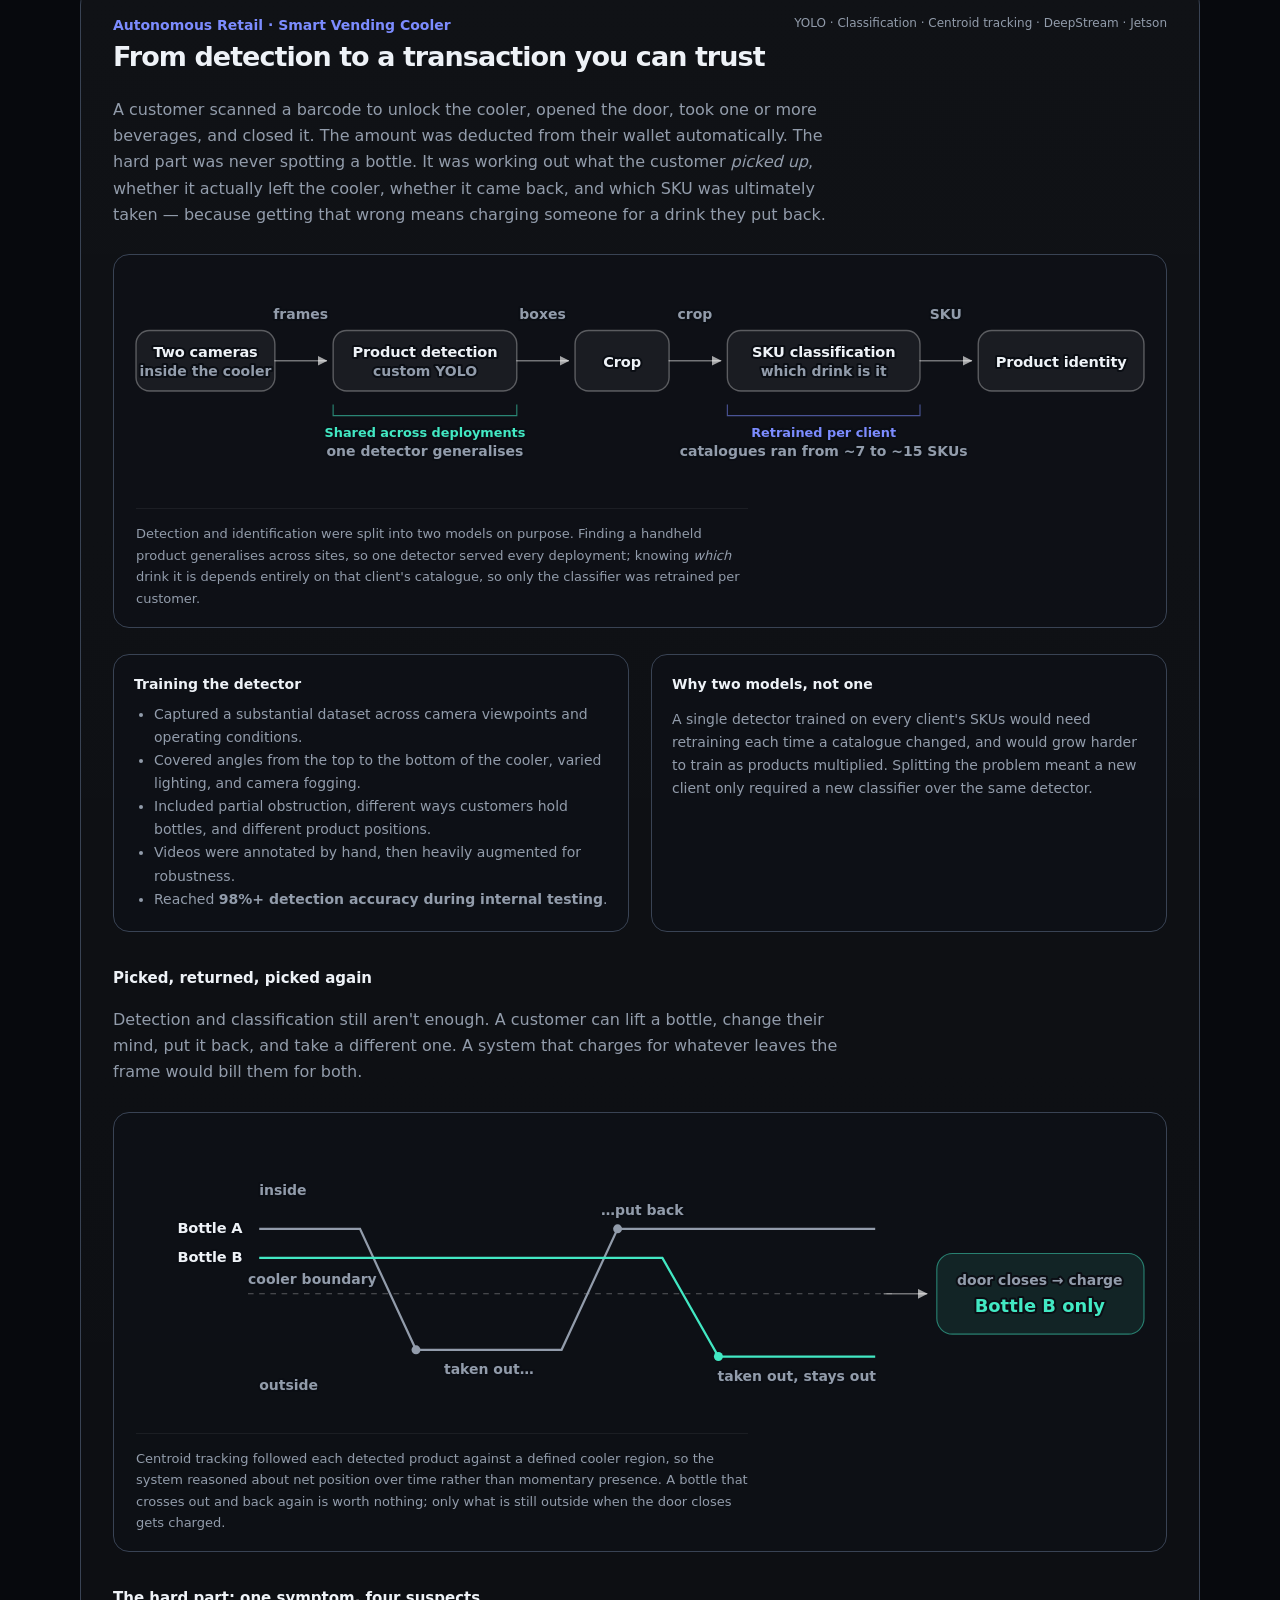
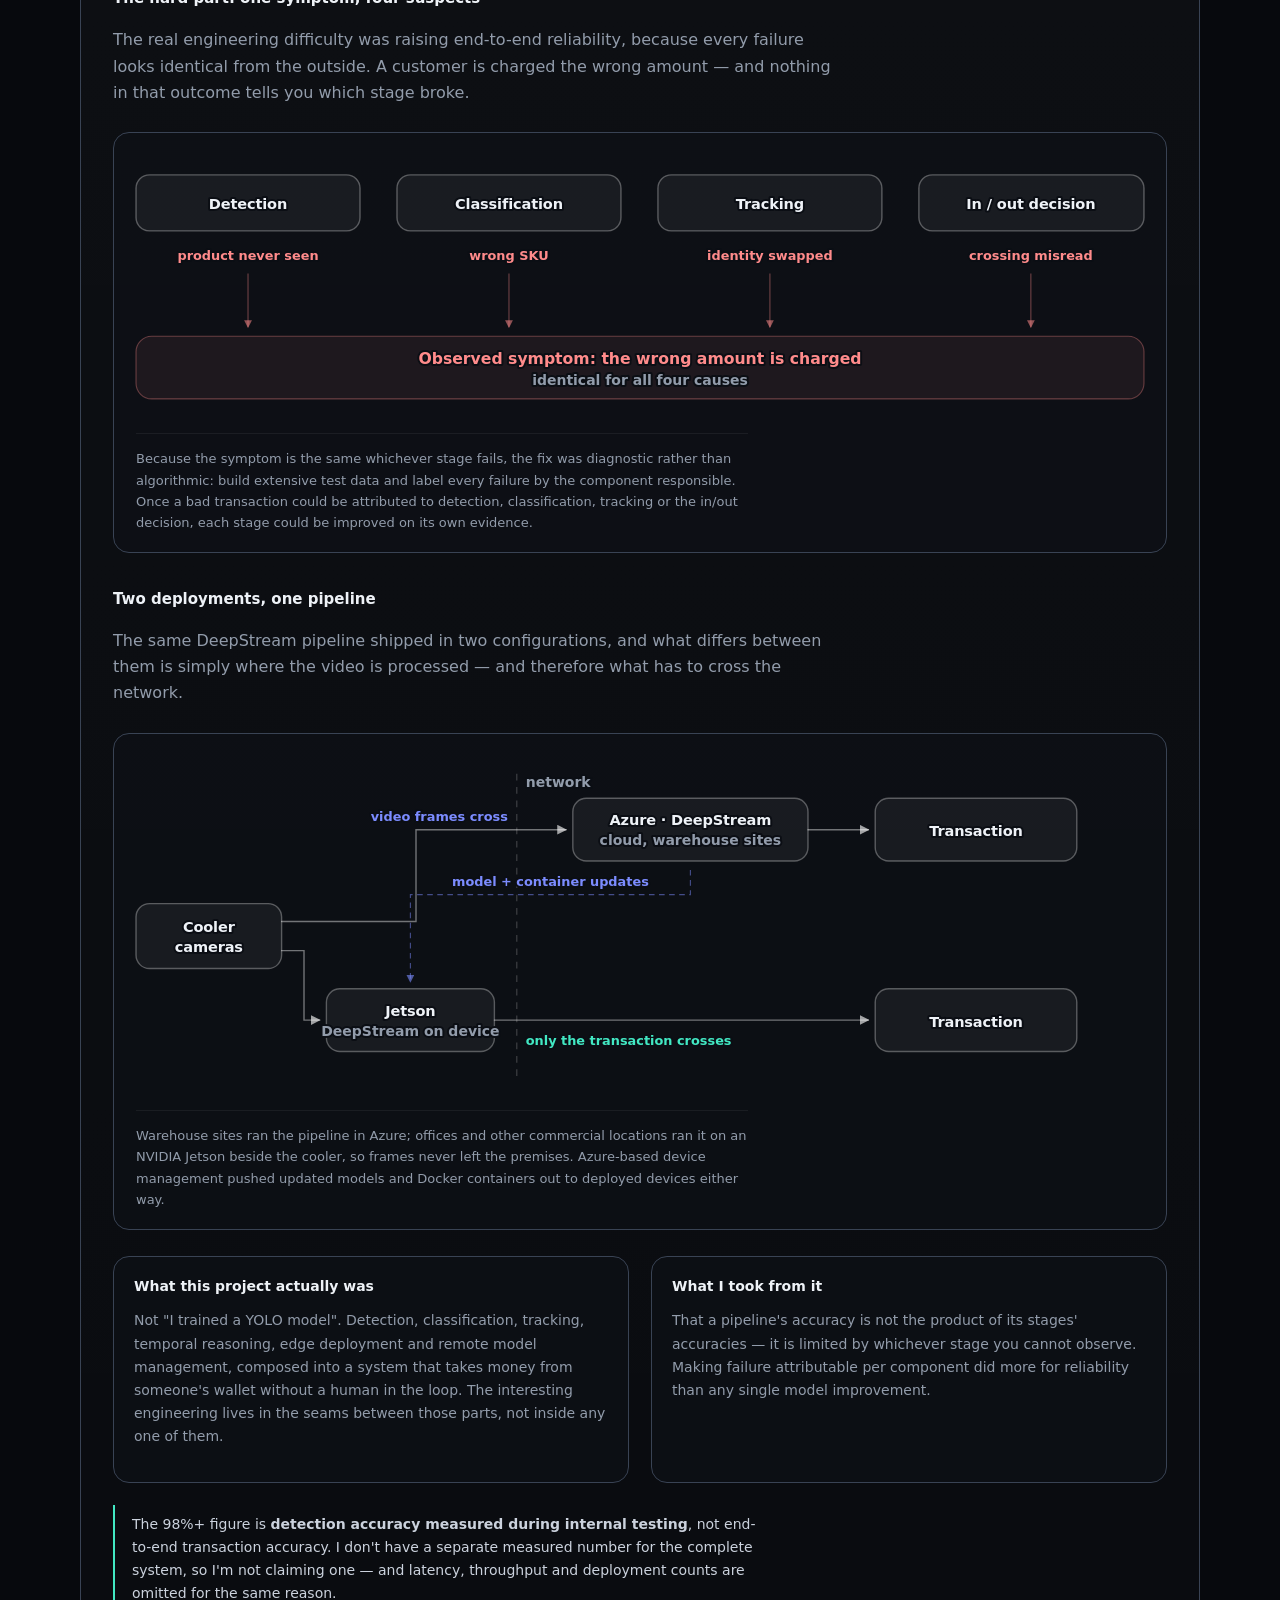
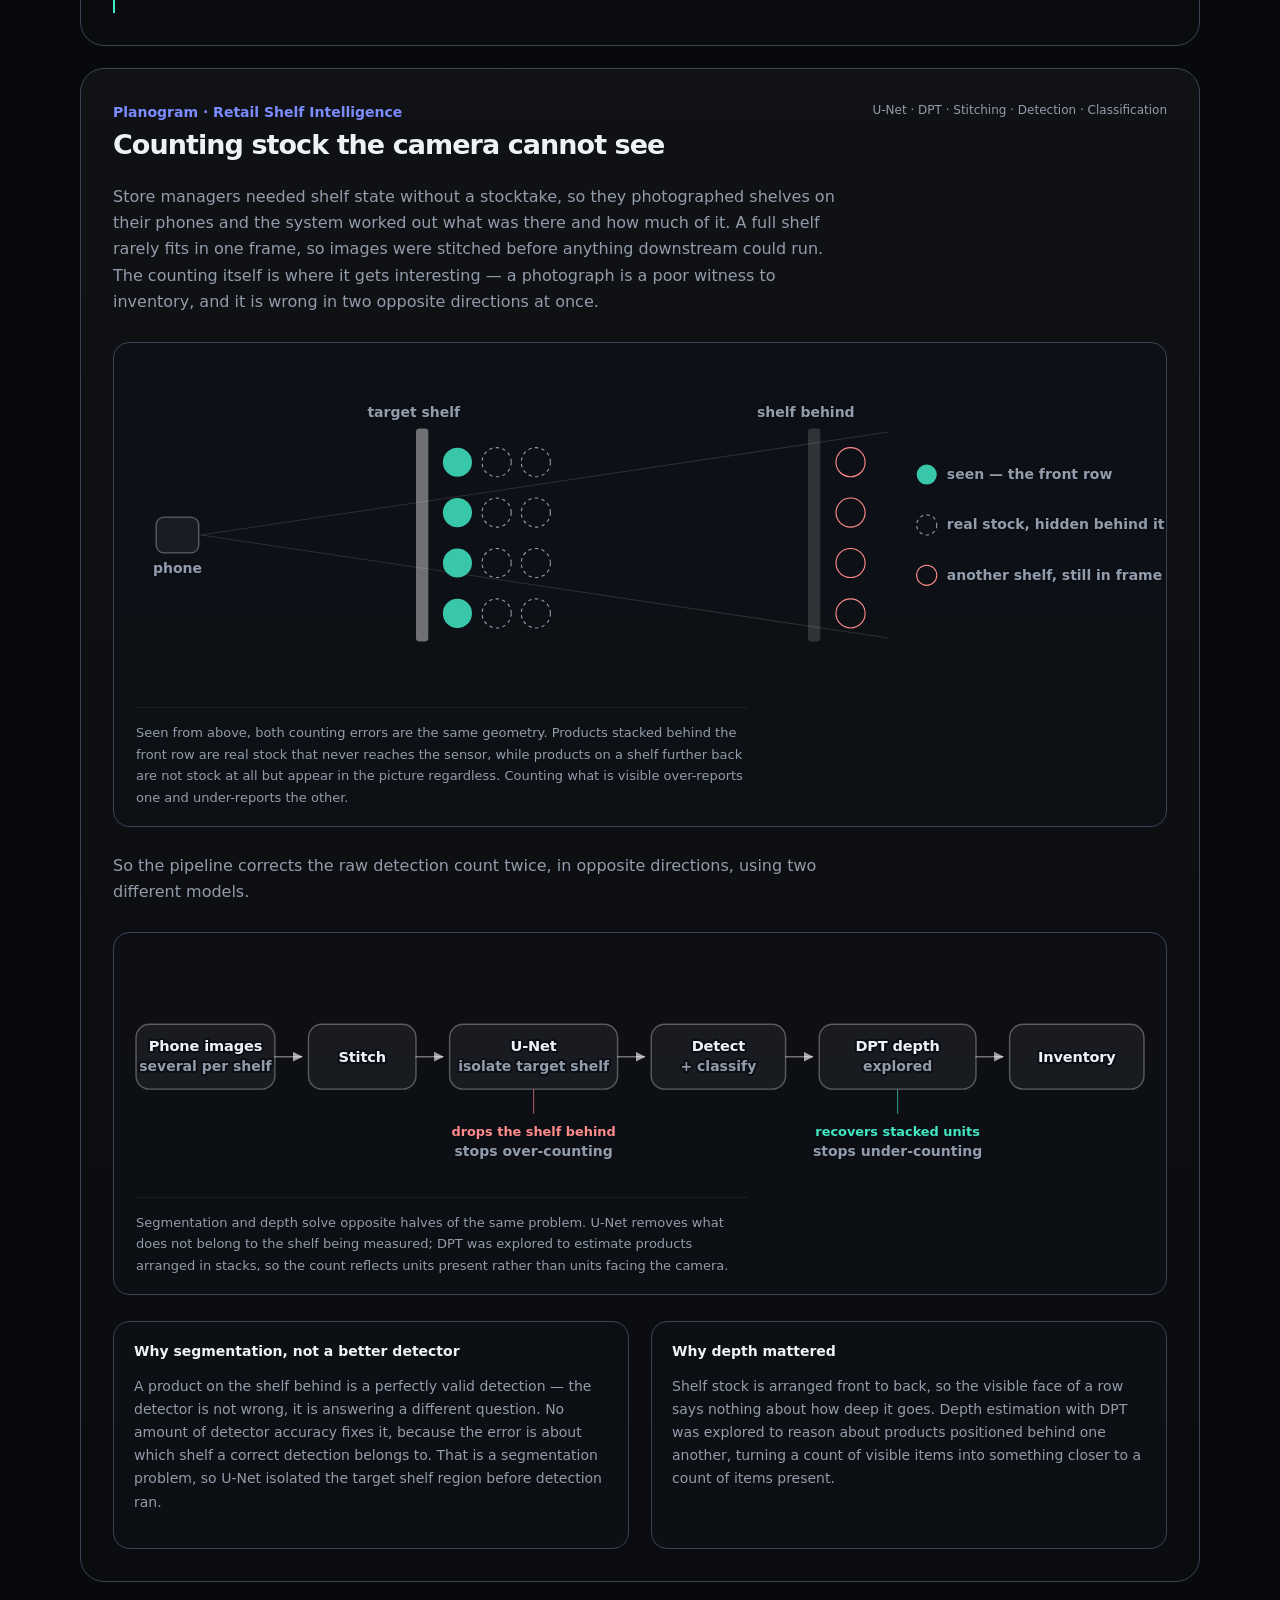
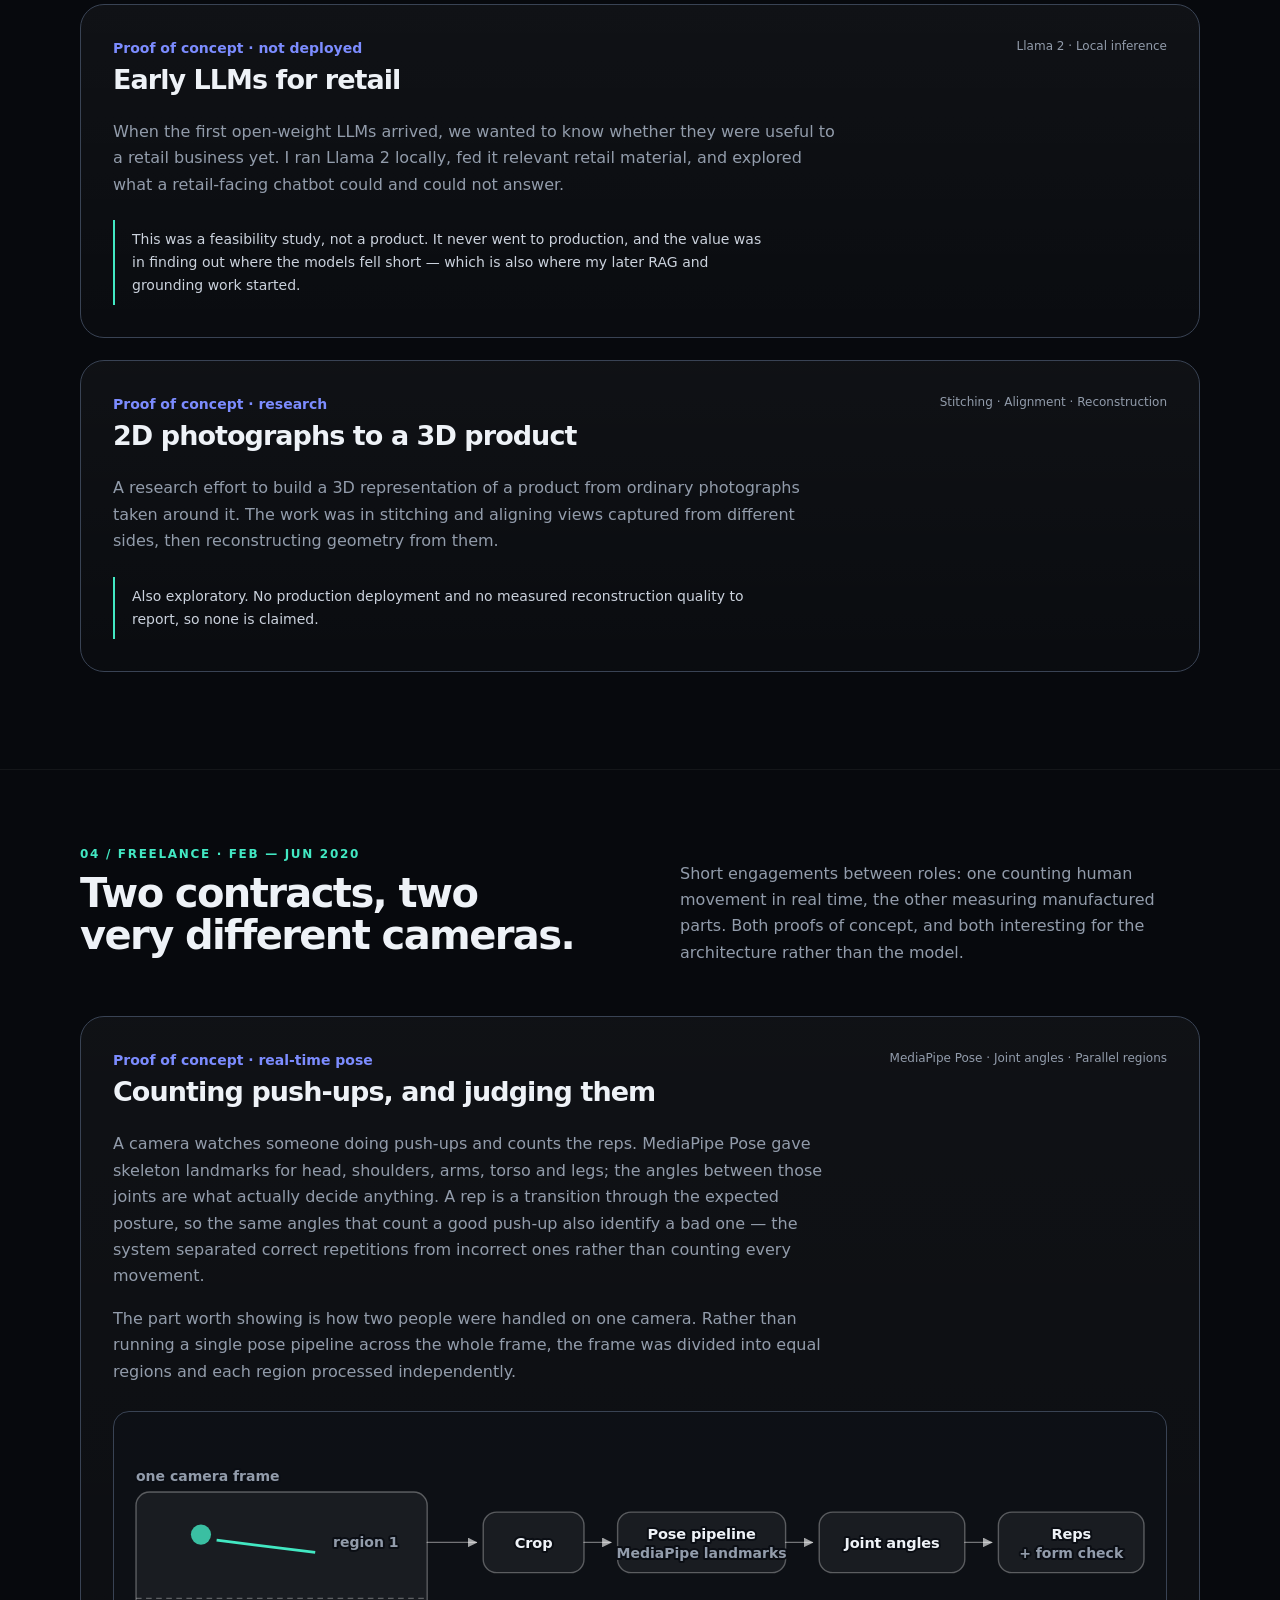
<file: work.html>
<!DOCTYPE html>
<html lang="en">
<head>
<meta charset="UTF-8" />
<meta name="viewport" content="width=device-width, initial-scale=1.0" />
<meta name="description" content="Tunesh Verma — detailed AI/ML case studies across computer vision, retail intelligence, document AI and generative AI." />
<title>Work & Case Studies — Tunesh Verma</title>
<style>
:root{--bg:#07090d;--surface:#0d1118;--surface2:#111722;--text:#eef2f7;--muted:#929cab;--line:#394354;--line-strong:#5c6878;--accent:#7c8cff;--accent2:#42e8c3;--max:1120px;--radius:20px}
*{box-sizing:border-box}html{scroll-behavior:smooth}body{margin:0;background:radial-gradient(circle at 80% 0,rgba(124,140,255,.13),transparent 30rem),radial-gradient(circle at 0 35%,rgba(66,232,195,.06),transparent 26rem),var(--bg);color:var(--text);font-family:Inter,ui-sans-serif,system-ui,-apple-system,BlinkMacSystemFont,"Segoe UI",sans-serif;line-height:1.65}
a{color:inherit;text-decoration:none}.container{width:min(var(--max),calc(100% - 40px));margin:auto}
nav{position:sticky;top:0;z-index:20;background:rgba(7,9,13,.78);backdrop-filter:blur(16px);border-bottom:1px solid rgba(255,255,255,.06)}
.nav{height:72px;display:flex;align-items:center;justify-content:space-between}.brand{display:inline-block;padding:9px 10px;margin:0 -10px;font-weight:800;letter-spacing:-.03em}.brand span{color:var(--accent2)}.navlinks{display:flex;gap:24px;font-size:14px;color:var(--muted)}.navlinks a:hover{color:var(--text)}
.hero{padding:100px 0 70px}.eyebrow,.kicker{color:var(--accent2);font-size:12px;font-weight:800;letter-spacing:.14em;text-transform:uppercase}.hero h1{font-size:clamp(48px,7vw,82px);line-height:.98;letter-spacing:-.04em;margin:16px 0 24px;max-width:900px;text-wrap:balance}.hero p{font-size:18px;color:var(--muted);max-width:760px}
.gradient{background:linear-gradient(100deg,#fff 15%,#aeb8ff 55%,#61f0cf);-webkit-background-clip:text;background-clip:text;color:transparent;-webkit-box-decoration-break:clone;box-decoration-break:clone}
.actions{display:flex;gap:12px;flex-wrap:wrap;margin-top:28px}.btn{padding:12px 17px;border:1px solid var(--line-strong);border-radius:12px;background:var(--surface);font-size:14px;font-weight:700}.btn:hover{transform:translateY(-2px)}.btn.primary{background:var(--text);color:#07090d}
section{padding:75px 0;border-top:1px solid rgba(255,255,255,.05)}
section[id]{scroll-margin-top:92px}
.section-head{display:grid;grid-template-columns:minmax(340px,1fr) minmax(0,520px);gap:30px;align-items:start;margin-bottom:34px}.section-head h2{font-size:40px;line-height:1.05;letter-spacing:-.04em;margin:7px 0;text-wrap:balance}.section-head p{color:var(--muted);max-width:520px}
.case{border:1px solid var(--line);border-radius:24px;background:linear-gradient(180deg,rgba(255,255,255,.035),rgba(255,255,255,.012));padding:32px;margin:22px 0}.case-top{display:flex;justify-content:space-between;gap:20px;align-items:flex-start}.case h3{font-size:27px;line-height:1.15;letter-spacing:-.035em;margin:4px 0 8px}.meta{font-size:12px;color:var(--muted);white-space:nowrap}.sub{color:var(--accent);font-size:14px;font-weight:700}.case p{color:var(--muted);max-width:72ch}.cols{display:grid;grid-template-columns:1fr 1fr;gap:22px;margin-top:25px}.block{border:1px solid var(--line);background:rgba(13,17,24,.62);border-radius:16px;padding:20px}.block h4{margin:0 0 9px;font-size:14px;line-height:1.35}.block p,.block li{font-size:14px;color:var(--muted)}.block ul{margin:8px 0 0;padding-left:20px}.flow{display:flex;flex-wrap:wrap;gap:8px;margin:18px 0}.flow span{padding:8px 10px;border:1px solid var(--line);border-radius:999px;font-size:12px;color:#cbd2dd;background:rgba(255,255,255,.02)}.arrow{color:var(--accent2);padding:8px 0}
.metric-row{display:grid;grid-template-columns:repeat(4,1fr);gap:12px;margin:22px 0}.metric{padding:18px;border:1px solid var(--line);border-radius:15px;background:var(--surface)}.metric strong{display:block;font-size:26px;letter-spacing:-.04em;white-space:nowrap}.metric span{font-size:11px;color:var(--muted)}
.note{border-left:2px solid var(--accent2);padding:8px 0 8px 17px;color:#cbd2dd;font-size:14px;margin-top:22px;max-width:74ch}
figure{position:relative;margin:26px 0;padding:24px 22px 18px;border:1px solid var(--line);border-radius:16px;background:rgba(13,17,24,.62)}
::selection{background:rgba(66,232,195,.26);color:var(--text)}
figure svg{display:block;width:100%;height:auto;color:var(--text);overflow:visible}
figcaption{margin-top:16px;padding-top:14px;border-top:1px solid rgba(255,255,255,.06);font-size:13px;color:var(--muted);max-width:74ch}
/* Diagram vocabulary. The boxes and edges were drawn faint enough that the
   structure of a diagram disappeared before its labels did; these are the
   same shapes at a weight you can actually follow across a figure. */
.dg-box{fill:rgba(255,255,255,.05);stroke:rgba(255,255,255,.3);stroke-width:1.25}
.dg-t{fill:currentColor;font-family:inherit;font-size:13px;font-weight:700;letter-spacing:-.01em}
.dg-s{fill:#929cab;font-family:inherit;font-size:12.5px;font-weight:600}
.dg-e{stroke:rgba(255,255,255,.42);fill:none;stroke-width:1.25;stroke-linecap:round}
/* Labels sitting on a connector knock it out rather than printing over it. */
figure svg text{paint-order:stroke;stroke:#0b0e14;stroke-width:3.5px;stroke-linejoin:round}
/* Every diagram is drawn on a 900-unit canvas, which is a shape a phone does
   not have. Panning one sideways was legible, but nobody swipes, so below
   800px the wide drawing is swapped for a second one redrawn on a 360-unit
   canvas that reads straight down the screen. Same nodes, same words, same
   colour meanings; only the axis changes. */
.dg-flow,.dg-tall{display:none}
.dg-node{border:1.25px solid rgba(255,255,255,.3);background:rgba(255,255,255,.05);border-radius:12px;padding:11px 14px;text-align:center}
.dg-node b{display:block;font-size:14px;font-weight:700;letter-spacing:-.01em;color:var(--text)}
.dg-node span{display:block;margin-top:2px;font-size:12.5px;font-weight:600;color:var(--muted)}
.dg-node.on{background:rgba(66,232,195,.08);border-color:rgba(66,232,195,.5)}
.dg-node.alt{background:rgba(124,140,255,.08);border-color:rgba(124,140,255,.5)}
.dg-node.ghost{background:none;border-style:dashed;border-color:rgba(255,255,255,.26)}
/* The drawings use a third colour for a failure or a subtraction. Folding it
   into violet would say "second track" where the drawing says "this is what
   goes wrong". */
.dg-node.warn{background:rgba(255,139,139,.07);border-color:rgba(255,139,139,.45)}
.dg-link{display:block;margin:0 auto;width:14px;height:22px;color:rgba(255,255,255,.62)}
.dg-link.up{transform:rotate(180deg)}
.dg-row{display:grid;grid-template-columns:1fr 1fr;gap:8px}
/* A label the wide drawing prints on a container, kept as the heading of the
   group it introduces. */
.dg-cap{margin:18px 0 8px;font-size:12.5px;font-weight:800;letter-spacing:-.01em;color:var(--muted)}
.dg-cap.teal{color:var(--accent2)}.dg-cap.violet{color:var(--accent)}.dg-cap.warn{color:#ff8b8b}
/* A label the wide drawing prints on an arrow, kept with its connector. */
.dg-edge{margin:9px 0 0;text-align:center;font-size:11.5px;font-weight:600;color:var(--muted)}
.dg-edge + .dg-link{margin-top:1px}
/* Marks the break between two tracks, where the wide drawing uses a dashed
   divider. Wordless on purpose: a stacked layout needs the separation, not a
   new heading the wide version never had. */
.dg-split{height:0;border-top:1px dashed rgba(255,255,255,.26);margin:20px 0}
.dg-split.teal{border-top-color:rgba(66,232,195,.45)}
.dg-split.violet{border-top-color:rgba(124,140,255,.45)}
.dg-split.warn{border-top-color:rgba(255,139,139,.45)}
.dg-aside{margin:14px 0 0;padding-left:13px;border-left:2px solid var(--accent2);font-size:13px;line-height:1.5;color:#cbd2dd}
.dg-aside.violet{border-left-color:var(--accent)}
.dg-aside.warn{border-left-color:#ff8b8b}
.dg-aside b{display:block;font-weight:700;color:var(--accent2)}
.dg-aside.violet b{color:var(--accent)}
.dg-aside.warn b{color:#ff8b8b}
/* Every diagram is drawn on a 900-unit canvas, which is a shape a phone does
   not have. Panning one sideways was legible, but nobody swipes, so below
   800px the wide drawing is swapped for the same nodes stacked down the
   screen. A few diagrams are pictures of a physical arrangement rather than a
   flow — those keep a drawing, redrawn narrow, because stacking them would
   destroy what they show. */
@media(max-width:800px){
  figure{padding:20px 18px 16px}
  .dg-pan{display:none}
  .dg-flow{display:block}
  .dg-tall{display:block;width:100%;height:auto}
}
footer{padding:30px 0;color:var(--muted);font-size:12px;border-top:1px solid var(--line);display:flex;justify-content:space-between}
@media(max-width:980px){.section-head{grid-template-columns:1fr;gap:10px}}
@media(max-width:850px){.hero{padding-top:70px}.case-top{display:block}.meta{margin-top:8px;white-space:normal}.cols{grid-template-columns:1fr}.metric-row{grid-template-columns:1fr 1fr}
  .navlinks{min-width:0;margin-left:14px;gap:8px;overflow-x:auto;scrollbar-width:none;-webkit-overflow-scrolling:touch;overscroll-behavior-x:contain}
  .navlinks[data-scroll="true"][data-end="false"]{-webkit-mask-image:linear-gradient(90deg,#000 calc(100% - 26px),transparent);mask-image:linear-gradient(90deg,#000 calc(100% - 26px),transparent)}
  .navlinks::-webkit-scrollbar{display:none}.navlinks a{white-space:nowrap;padding:11px 7px}}
@media(max-width:480px){.container{width:min(var(--max),calc(100% - 28px))}.case{padding:22px}.hero h1{font-size:50px}.metric-row{grid-template-columns:1fr}}
@media (prefers-reduced-motion:reduce){html{scroll-behavior:auto}}
</style>
<link rel="stylesheet" href="voice/agent.css" />
</head>
<body>
<nav><div class="container nav"><a class="brand" href="index.html">TV<span>.</span></a><div class="navlinks"><a href="index.html">Home</a><a href="#praxispro">PraxisPro</a><a href="#webtiga">Webtiga</a><a href="#vision">Vision</a><a href="#freelance">Freelance</a><a href="#mintm">MintM</a><a href="#synergy">Synergy Labs</a><a href="#blood">Early Projects</a></div></div></nav>

<svg width="0" height="0" aria-hidden="true" style="position:absolute">
<symbol id="dg-down" viewBox="0 0 14 22"><path d="M7 1 V16 M1.5 11 L7 17 L12.5 11" fill="none" stroke="currentColor" stroke-width="1.6" stroke-linecap="round" stroke-linejoin="round"/></symbol>
</svg>
<main>
<header class="hero container">
<div class="eyebrow">Selected Work / Detailed Case Studies</div>
<h1>How I went from <span class="gradient">computer vision</span> to intelligent systems.</h1>
<p>This page captures the engineering stories behind the résumé: the problem, approach, architecture, experiments, deployment and lessons. More case studies will be added as the career story is documented.</p>
<div class="actions"><a class="btn primary" href="index.html">← Back to portfolio</a><a class="btn" href="#praxispro">Jump to case studies ↓</a></div>
</header>

<!-- The slot the voice launcher occupies at full size. Without it
     voice/agent.js has nothing to position against and the button never
     appears on this page at all. -->
<div class="va-anchor" aria-hidden="true"></div>

<section id="praxispro"><div class="container">
<div class="section-head"><div><div class="kicker">01 / PraxisPro AI · Apr 2025 — Present</div><h2>Teaching sales reps to handle a difficult doctor.</h2></div><p>A pharmaceutical rep gets a few minutes with a busy clinician and one chance to get it right. PraxisPlay is where they practise that conversation — against an AI playing the clinician, who asks what real clinicians ask.</p></div>

<article class="case">
<div class="case-top"><div><div class="sub">PraxisPlay · realtime roleplay</div><h3>A seven-minute conversation that scores you afterwards</h3></div><div class="meta">Realtime voice · Persona systems · Multi-agent · Reporting</div></div>

<p>Before a session starts, the rep configures who they are about to meet: the type of healthcare professional, and what kind of person they are — how strict, how sceptical, and the other traits that decide whether this is an easy conversation or a hard one. Then the roleplay runs live, in voice.</p>

<figure>
<div class="dg-pan">
<svg viewBox="0 0 900 236" role="img" aria-label="A session runs from configuring the clinician persona, through a roleplay of about seven minutes where the AI asks what real clinicians ask, into a closure the rep must handle, and finally a report scored across categories">
<defs><marker id="ppA" viewBox="0 0 10 10" refX="9" refY="5" markerWidth="7" markerHeight="7" orient="auto"><path d="M0,0 L10,5 L0,10 z" fill="rgba(255,255,255,.62)"/></marker>
<marker id="ppB" viewBox="0 0 10 10" refX="8" refY="5" markerWidth="6" markerHeight="6" orient="auto"><path d="M0,0 L10,5 L0,10 z" fill="#42e8c3"/></marker>
<marker id="ppC" viewBox="0 0 10 10" refX="8" refY="5" markerWidth="6" markerHeight="6" orient="auto-start-reverse"><path d="M0,0 L10,5 L0,10 z" fill="#42e8c3"/></marker></defs>
<rect class="dg-box" x="0" y="60" width="190" height="64" rx="12"/>
<text class="dg-t" x="95" y="86" text-anchor="middle">Configure the clinician</text>
<text class="dg-s" x="95" y="106" text-anchor="middle">type · strictness · scepticism</text>
<rect x="240" y="60" width="200" height="64" rx="12" fill="rgba(66,232,195,.08)" stroke="#42e8c3" stroke-opacity=".5"/>
<text class="dg-t" x="340" y="86" text-anchor="middle">Roleplay, live</text>
<text class="dg-s" x="340" y="106" text-anchor="middle">about seven minutes</text>
<rect class="dg-box" x="490" y="60" width="170" height="64" rx="12"/>
<text class="dg-t" x="575" y="86" text-anchor="middle">Closing the call</text>
<text class="dg-s" x="575" y="106" text-anchor="middle">part of the exercise</text>
<rect class="dg-box" x="710" y="60" width="190" height="64" rx="12"/>
<text class="dg-t" x="805" y="86" text-anchor="middle">Report</text>
<text class="dg-s" x="805" y="106" text-anchor="middle">scored across categories</text>
<line class="dg-e" x1="190" y1="92" x2="234" y2="92" marker-end="url(#ppA)"/>
<line class="dg-e" x1="440" y1="92" x2="484" y2="92" marker-end="url(#ppA)"/>
<line class="dg-e" x1="660" y1="92" x2="704" y2="92" marker-end="url(#ppA)"/>
<line x1="340" y1="124" x2="340" y2="150" stroke="#42e8c3" stroke-opacity=".5"/>
<line x1="150" y1="166" x2="530" y2="166" stroke="#42e8c3" stroke-opacity=".7" marker-start="url(#ppC)" marker-end="url(#ppB)"/>
<text x="340" y="190" text-anchor="middle" fill="#42e8c3" font-size="11.5" font-weight="700">it asks what real clinicians ask — and answers a good question back</text>
<text class="dg-s" x="340" y="210" text-anchor="middle">the rep has to hold their side of a conversation, not recite a pitch</text>
</svg>
</div>
<div class="dg-flow">
<div class="dg-node"><b>Configure the clinician</b><span>type &#183; strictness &#183; scepticism</span></div>
<svg class="dg-link" aria-hidden="true"><use href="#dg-down"/></svg>
<div class="dg-node on"><b>Roleplay, live</b><span>about seven minutes</span></div>
<svg class="dg-link" aria-hidden="true"><use href="#dg-down"/></svg>
<div class="dg-node"><b>Closing the call</b><span>part of the exercise</span></div>
<svg class="dg-link" aria-hidden="true"><use href="#dg-down"/></svg>
<div class="dg-node"><b>Report</b><span>scored across categories</span></div>
<p class="dg-aside"><b>it asks what real clinicians ask &#8212; and answers a good question back</b>the rep has to hold their side of a conversation, not recite a pitch</p>
</div>
<figcaption>The clinician is not a quiz. It raises the objections a rep actually meets, and when the rep asks something relevant it answers — so the session behaves like a conversation with its own direction. Closing matters too: the rep has to end the call properly rather than simply running out of things to say, and that final stretch is assessed along with the rest.</figcaption>
</figure>

<p>When the session closes, the transcript goes to reporting, which scores how the rep performed across a range of categories rather than returning a single mark.</p>

<div class="cols">
<div class="block"><h4>Why a persona, not a script</h4><p>A scripted counterpart teaches a rep to recite. Configuring the type of clinician and their disposition means the same product pitch has to survive a sceptical audience one day and a hurried one the next, which is closer to the job than any fixed scenario.</p></div>
<div class="block"><h4>Watching the conversation as it runs</h4><p>Alongside the clinician, an observer agent follows how the exchange is going and steers direction, transitions and closure. Keeping that separate from the character means the roleplay can stay in role while something else minds the shape of the session.</p></div>
</div>
</article>

<article class="case">
<div class="case-top"><div><div class="sub">Certify and Coach</div><h3>Two share an engine. The third needed its own.</h3></div><div class="meta">Certification · Coaching · Analytics</div></div>

<p>Two more products grew out of this work. What separates them is who does the answering — and that turns out to decide how the analysis has to work.</p>

<figure>
<div class="dg-pan">
<svg viewBox="0 0 900 300" role="img" aria-label="PraxisPlay and PraxisCertify both analyse the rep's own responses through a shared reporting engine, while PraxisCoach analyses a manager's recorded judgement through a separate one">
<defs><marker id="pcA" viewBox="0 0 10 10" refX="9" refY="5" markerWidth="7" markerHeight="7" orient="auto"><path d="M0,0 L10,5 L0,10 z" fill="rgba(255,255,255,.62)"/></marker>
<marker id="pcB" viewBox="0 0 10 10" refX="9" refY="5" markerWidth="7" markerHeight="7" orient="auto"><path d="M0,0 L10,5 L0,10 z" fill="#7c8cff"/></marker></defs>
<rect class="dg-box" x="0" y="26" width="280" height="60" rx="12"/>
<text class="dg-t" x="18" y="51">PraxisPlay</text>
<text class="dg-s" x="18" y="71">a live roleplay — the rep speaks</text>
<rect class="dg-box" x="0" y="106" width="280" height="60" rx="12"/>
<text class="dg-t" x="18" y="131">PraxisCertify</text>
<text class="dg-s" x="18" y="151">set questions — the rep answers</text>
<rect x="0" y="212" width="280" height="60" rx="12" fill="rgba(124,140,255,.1)" stroke="#7c8cff" stroke-opacity=".55"/>
<text class="dg-t" x="18" y="237">PraxisCoach</text>
<text x="18" y="257" fill="#7c8cff" font-size="11.5" font-weight="700">set questions — the manager answers</text>
<path class="dg-e" d="M280,56 L330,56 L330,82 L354,82" marker-end="url(#pcA)"/>
<path class="dg-e" d="M280,136 L330,136 L330,110 L354,110" marker-end="url(#pcA)"/>
<line x1="280" y1="242" x2="354" y2="242" stroke="rgba(124,140,255,.5)" marker-end="url(#pcB)"/>
<rect class="dg-box" x="360" y="60" width="190" height="72" rx="12"/>
<text class="dg-t" x="455" y="88" text-anchor="middle">Shared reporting</text>
<text class="dg-s" x="455" y="108" text-anchor="middle">scores the rep's own words</text>
<rect x="360" y="212" width="190" height="60" rx="12" fill="rgba(124,140,255,.1)" stroke="#7c8cff" stroke-opacity=".55"/>
<text class="dg-t" x="455" y="238" text-anchor="middle">A separate engine</text>
<text class="dg-s" x="455" y="258" text-anchor="middle">a judgement, not a transcript</text>
<line class="dg-e" x1="550" y1="96" x2="594" y2="96" marker-end="url(#pcA)"/>
<line x1="550" y1="242" x2="594" y2="242" stroke="rgba(124,140,255,.5)" marker-end="url(#pcB)"/>
<rect class="dg-box" x="600" y="60" width="300" height="72" rx="12"/>
<text class="dg-t" x="750" y="88" text-anchor="middle">How the rep performed</text>
<text class="dg-s" x="750" y="108" text-anchor="middle">across categories, from their session</text>
<rect x="600" y="212" width="300" height="60" rx="12" fill="rgba(124,140,255,.1)" stroke="#7c8cff" stroke-opacity=".55"/>
<text class="dg-t" x="750" y="238" text-anchor="middle">A manager's assessment</text>
<text class="dg-s" x="750" y="258" text-anchor="middle">taken away and filed in their systems</text>
<line x1="0" y1="186" x2="900" y2="186" stroke="rgba(255,255,255,.12)" stroke-dasharray="5 5"/>
</svg>
</div>
<div class="dg-flow">
<div class="dg-row">
<div class="dg-node"><b>PraxisPlay</b><span>a live roleplay &#8212; the rep speaks</span></div>
<div class="dg-node"><b>PraxisCertify</b><span>set questions &#8212; the rep answers</span></div>
</div>
<svg class="dg-link" aria-hidden="true"><use href="#dg-down"/></svg>
<div class="dg-node"><b>Shared reporting</b><span>scores the rep's own words</span></div>
<svg class="dg-link" aria-hidden="true"><use href="#dg-down"/></svg>
<div class="dg-node"><b>How the rep performed</b><span>across categories, from their session</span></div>
<div class="dg-split violet"></div>
<div class="dg-node alt"><b>PraxisCoach</b><span>set questions &#8212; the manager answers</span></div>
<svg class="dg-link" aria-hidden="true"><use href="#dg-down"/></svg>
<div class="dg-node alt"><b>A separate engine</b><span>a judgement, not a transcript</span></div>
<svg class="dg-link" aria-hidden="true"><use href="#dg-down"/></svg>
<div class="dg-node alt"><b>A manager's assessment</b><span>taken away and filed in their systems</span></div>
</div>
<figcaption>Play and Certify both read the rep's own words — one from open conversation, one against a fixed set of questions — so they share a reporting engine. Coach sits below the line because its input is not a performance at all: the manager answers the questions, recording how they judged the session. Analysing someone's judgement is a different problem from analysing someone's performance, so it needed its own analysis rather than a variation of the first.</figcaption>
</figure>
</article>

<article class="case">
<div class="case-top"><div><div class="sub">Knowledge grounding</div><h3>Every client's clinician knows that client's products</h3></div><div class="meta">Document pipeline · Per-client knowledge</div></div>

<p>A clinician who cannot discuss the drug being pitched is not useful to anyone. Clients supply their own product documentation, and an internal platform turns it into a knowledge base for that client — so the questions the AI asks, and the answers it gives back, sit in their material rather than in general medical knowledge.</p>

<figure>
<div class="dg-pan">
<svg viewBox="0 0 900 180" role="img" aria-label="Client product documents are processed by an internal platform into a per-client knowledge base, which grounds the clinician in the roleplay">
<defs><marker id="kgA" viewBox="0 0 10 10" refX="9" refY="5" markerWidth="7" markerHeight="7" orient="auto"><path d="M0,0 L10,5 L0,10 z" fill="rgba(255,255,255,.62)"/></marker></defs>
<rect class="dg-box" x="0" y="44" width="190" height="64" rx="12"/>
<text class="dg-t" x="95" y="70" text-anchor="middle">Client documents</text>
<text class="dg-s" x="95" y="90" text-anchor="middle">their own product material</text>
<rect class="dg-box" x="240" y="44" width="200" height="64" rx="12"/>
<text class="dg-t" x="340" y="70" text-anchor="middle">Processing platform</text>
<text class="dg-s" x="340" y="90" text-anchor="middle">built in-house</text>
<rect class="dg-box" x="490" y="44" width="200" height="64" rx="12"/>
<text class="dg-t" x="590" y="70" text-anchor="middle">Knowledge base</text>
<text class="dg-s" x="590" y="90" text-anchor="middle">one per client</text>
<rect x="740" y="44" width="160" height="64" rx="12" fill="rgba(66,232,195,.08)" stroke="#42e8c3" stroke-opacity=".5"/>
<text class="dg-t" x="820" y="70" text-anchor="middle">The clinician</text>
<text class="dg-s" x="820" y="90" text-anchor="middle">grounded in it</text>
<line class="dg-e" x1="190" y1="76" x2="234" y2="76" marker-end="url(#kgA)"/>
<line class="dg-e" x1="440" y1="76" x2="484" y2="76" marker-end="url(#kgA)"/>
<line class="dg-e" x1="690" y1="76" x2="734" y2="76" marker-end="url(#kgA)"/>
<text class="dg-s" x="450" y="142" text-anchor="middle">roughly 150,000 question-and-answer pairs per client knowledge base</text>
</svg>
</div>
<div class="dg-flow">
<div class="dg-node"><b>Client documents</b><span>their own product material</span></div>
<svg class="dg-link" aria-hidden="true"><use href="#dg-down"/></svg>
<div class="dg-node"><b>Processing platform</b><span>built in-house</span></div>
<svg class="dg-link" aria-hidden="true"><use href="#dg-down"/></svg>
<div class="dg-node"><b>Knowledge base</b><span>one per client</span></div>
<svg class="dg-link" aria-hidden="true"><use href="#dg-down"/></svg>
<div class="dg-node on"><b>The clinician</b><span>grounded in it</span></div>
<p class="dg-aside">roughly 150,000 question-and-answer pairs per client knowledge base</p>
</div>
<figcaption>The pipeline is the reason the product generalises. Onboarding a new client is a matter of processing their documentation rather than rebuilding the roleplay, which is also what makes the persona library — in the hundreds across clients — worth having.</figcaption>
</figure>

<div class="note">This section stays deliberately high level. The work is live with pharmaceutical clients, so the architecture, prompts and internal mechanics are not mine to publish — what is here is the shape of the product and the problems it solves. I'm happy to go deeper in conversation where appropriate.</div>
</article>
</div></section>

<section id="webtiga"><div class="container">
<div class="section-head"><div><div class="kicker">02 / Webtiga · Oct 2023 — Nov 2024</div><h2>A platform for turning a company's own data into its own model.</h2></div><p>Create Brain took a customer's documents, calls and recordings and produced a fine-tuned model they could deploy. The harder lesson was everything that had to be built <em>around</em> that model before it behaved.</p></div>

<article class="case">
<div class="case-top"><div><div class="sub">Create Brain · self-service fine-tuning platform</div><h3>From raw customer data to a deployed model</h3></div><div class="meta">SageMaker · Airflow · Mistral · Llama 3</div></div>

<p>Organisations have domain knowledge sitting in PDFs, call recordings and video, and no route from that to a model of their own. Create Brain was the route: a drag-and-drop pipeline where a customer configured the stages and the platform handled ingestion, dataset creation, training and deployment without anyone writing the ML workflow by hand.</p>

<figure>
<div class="dg-pan">
<svg viewBox="0 0 900 310" role="img" aria-label="Customer data becomes a deployed model, and a second loop generates test cases with an LLM, calls the deployed API, analyses the responses and feeds the results back into prompts, training data and configuration">
<defs>
<marker id="cbA" viewBox="0 0 10 10" refX="9" refY="5" markerWidth="7" markerHeight="7" orient="auto"><path d="M0,0 L10,5 L0,10 z" fill="rgba(255,255,255,.62)"/></marker>
<marker id="cbE" viewBox="0 0 10 10" refX="9" refY="5" markerWidth="7" markerHeight="7" orient="auto"><path d="M0,0 L10,5 L0,10 z" fill="#42e8c3"/></marker>
</defs>
<rect class="dg-box" x="0" y="60" width="130" height="64" rx="12"/>
<text class="dg-t" x="65" y="86" text-anchor="middle">Domain data</text>
<text class="dg-s" x="65" y="106" text-anchor="middle">PDF · audio · video</text>
<rect class="dg-box" x="170" y="60" width="140" height="64" rx="12"/>
<text class="dg-t" x="240" y="86" text-anchor="middle">Text extraction</text>
<text class="dg-s" x="240" y="106" text-anchor="middle">audio lifted from video</text>
<rect x="350" y="60" width="170" height="64" rx="12" fill="rgba(124,140,255,.1)" stroke="#7c8cff" stroke-opacity=".55"/>
<text class="dg-t" x="435" y="86" text-anchor="middle">Q&amp;A generation</text>
<text class="dg-s" x="435" y="106" text-anchor="middle">an LLM writes the dataset</text>
<text x="435" y="42" text-anchor="middle" fill="#7c8cff" font-size="11.5" font-weight="700">the training set is generated, not supplied</text>
<rect class="dg-box" x="560" y="60" width="170" height="64" rx="12"/>
<text class="dg-t" x="645" y="86" text-anchor="middle">SageMaker</text>
<text class="dg-s" x="645" y="106" text-anchor="middle">train · register · deploy</text>
<rect class="dg-box" x="770" y="60" width="130" height="64" rx="12"/>
<text class="dg-t" x="835" y="86" text-anchor="middle">Deployed</text>
<text class="dg-t" x="835" y="106" text-anchor="middle">brain</text>
<line class="dg-e" x1="130" y1="92" x2="164" y2="92" marker-end="url(#cbA)"/>
<line class="dg-e" x1="310" y1="92" x2="344" y2="92" marker-end="url(#cbA)"/>
<line class="dg-e" x1="520" y1="92" x2="554" y2="92" marker-end="url(#cbA)"/>
<line class="dg-e" x1="730" y1="92" x2="764" y2="92" marker-end="url(#cbA)"/>
<path d="M835,124 L868,124 L868,215 L830,215" fill="none" stroke="#42e8c3" stroke-opacity=".65" marker-end="url(#cbE)"/>
<rect x="640" y="186" width="180" height="58" rx="12" fill="rgba(66,232,195,.07)" stroke="#42e8c3" stroke-opacity=".4"/>
<text class="dg-t" x="730" y="210" text-anchor="middle">Generate test cases</text>
<text class="dg-s" x="730" y="229" text-anchor="middle">another LLM writes them</text>
<path d="M640,215 L610,215" fill="none" stroke="#42e8c3" stroke-opacity=".65" marker-end="url(#cbE)"/>
<rect x="420" y="186" width="180" height="58" rx="12" fill="rgba(66,232,195,.07)" stroke="#42e8c3" stroke-opacity=".4"/>
<text class="dg-t" x="510" y="210" text-anchor="middle">Call the live API</text>
<text class="dg-s" x="510" y="229" text-anchor="middle">every case, automatically</text>
<path d="M420,215 L390,215" fill="none" stroke="#42e8c3" stroke-opacity=".65" marker-end="url(#cbE)"/>
<rect x="200" y="186" width="180" height="58" rx="12" fill="rgba(66,232,195,.07)" stroke="#42e8c3" stroke-opacity=".4"/>
<text class="dg-t" x="290" y="210" text-anchor="middle">Analyse responses</text>
<text class="dg-s" x="290" y="229" text-anchor="middle">hallucination · drift</text>
<path d="M200,215 L150,215 L150,272 L40,272 L40,130" fill="none" stroke="#42e8c3" stroke-opacity=".65" marker-end="url(#cbE)"/>
<text x="520" y="292" text-anchor="middle" fill="#42e8c3" font-size="11.5" font-weight="700">results feed back into prompts, training data and model configuration</text>
</svg>
</div>
<div class="dg-flow">
<div class="dg-node"><b>Domain data</b><span>PDF &#183; audio &#183; video</span></div>
<svg class="dg-link" aria-hidden="true"><use href="#dg-down"/></svg>
<div class="dg-node"><b>Text extraction</b><span>audio lifted from video</span></div>
<svg class="dg-link" aria-hidden="true"><use href="#dg-down"/></svg>
<div class="dg-node alt"><b>Q&amp;A generation</b><span>an LLM writes the dataset</span></div>
<p class="dg-aside violet"><b>the training set is generated, not supplied</b></p>
<svg class="dg-link" aria-hidden="true"><use href="#dg-down"/></svg>
<div class="dg-node"><b>SageMaker</b><span>train &#183; register &#183; deploy</span></div>
<svg class="dg-link" aria-hidden="true"><use href="#dg-down"/></svg>
<div class="dg-node"><b>Deployed brain</b></div>
<div class="dg-split teal"></div>
<div class="dg-node on"><b>Generate test cases</b><span>another LLM writes them</span></div>
<svg class="dg-link" aria-hidden="true"><use href="#dg-down"/></svg>
<div class="dg-node on"><b>Call the live API</b><span>every case, automatically</span></div>
<svg class="dg-link" aria-hidden="true"><use href="#dg-down"/></svg>
<div class="dg-node on"><b>Analyse responses</b><span>hallucination &#183; drift</span></div>
<svg class="dg-link up" aria-hidden="true"><use href="#dg-down"/></svg>
<p class="dg-aside"><b>results feed back into prompts, training data and model configuration</b></p>
</div>
<figcaption>Two things make this a platform rather than a training script. An LLM writes the question-and-answer pairs, because customers have material and not datasets. And the pipeline does not end at a deployed endpoint — a second LLM generates test cases, fires them at the live API, and the collected responses are analysed for exactly the failures these small models were prone to. Fine-tuning never guaranteed good behaviour, so the loop back into prompts, data and configuration is where reliability was actually won.</figcaption>
</figure>

<p>Fine-tuning was the easy half. The models we could actually use — Mistral and Meta Llama 3 — were small open-weight models, and they were not reliable out of the box.</p>

<div class="cols">
<div class="block"><h4>What went wrong</h4><ul><li><strong>Hallucination</strong> — answers that weren't grounded in the customer's material, which is the one failure a domain model cannot have.</li><li><strong>Weak instruction following</strong> — conversational constraints were applied inconsistently.</li><li><strong>Thin conversational memory</strong> — little useful context held across a longer conversation.</li></ul></div>
<div class="block"><h4>What we built around it</h4><ul><li>Substantial prompt, instruction and guardrail engineering per application.</li><li>Memory handled outside the model: a call <em>before</em> the LLM call retrieved and prepared the relevant history.</li><li>Context assembly, conversational control and orchestration at the application layer rather than trusting the model's own context handling.</li></ul></div>
</div>

<figure>
<div class="dg-pan">
<svg viewBox="0 0 900 200" role="img" aria-label="A user turn passes through history retrieval and context assembly before reaching the fine-tuned model, with those two stages marked as the engineering added around the model">
<defs><marker id="cbB" viewBox="0 0 10 10" refX="9" refY="5" markerWidth="7" markerHeight="7" orient="auto"><path d="M0,0 L10,5 L0,10 z" fill="rgba(255,255,255,.62)"/></marker></defs>
<rect class="dg-box" x="0" y="60" width="110" height="64" rx="12"/>
<text class="dg-t" x="55" y="97" text-anchor="middle">User turn</text>
<rect class="dg-box" x="150" y="60" width="180" height="64" rx="12"/>
<text class="dg-t" x="240" y="86" text-anchor="middle">Retrieve history</text>
<text class="dg-s" x="240" y="106" text-anchor="middle">a call before the LLM call</text>
<rect class="dg-box" x="370" y="60" width="190" height="64" rx="12"/>
<text class="dg-t" x="465" y="86" text-anchor="middle">Assemble context</text>
<text class="dg-s" x="465" y="106" text-anchor="middle">prompt + guardrails</text>
<rect class="dg-box" x="600" y="60" width="180" height="64" rx="12"/>
<text class="dg-t" x="690" y="86" text-anchor="middle">Fine-tuned model</text>
<text class="dg-s" x="690" y="106" text-anchor="middle">Mistral / Llama 3</text>
<rect class="dg-box" x="820" y="60" width="80" height="64" rx="12"/>
<text class="dg-t" x="860" y="97" text-anchor="middle">Reply</text>
<line class="dg-e" x1="110" y1="92" x2="144" y2="92" marker-end="url(#cbB)"/>
<line class="dg-e" x1="330" y1="92" x2="364" y2="92" marker-end="url(#cbB)"/>
<line class="dg-e" x1="560" y1="92" x2="594" y2="92" marker-end="url(#cbB)"/>
<line class="dg-e" x1="780" y1="92" x2="814" y2="92" marker-end="url(#cbB)"/>
<path d="M150,136 L150,146 L560,146 L560,136" fill="none" stroke="#42e8c3" stroke-opacity=".55"/>
<text x="355" y="168" text-anchor="middle" fill="#42e8c3" font-size="11.5" font-weight="700">added around the model, not inside it</text>
<text class="dg-s" x="355" y="186" text-anchor="middle">this is where the reliability came from</text>
</svg>
</div>
<div class="dg-flow">
<div class="dg-node"><b>User turn</b></div>
<svg class="dg-link" aria-hidden="true"><use href="#dg-down"/></svg>
<div class="dg-node"><b>Retrieve history</b><span>a call before the LLM call</span></div>
<svg class="dg-link" aria-hidden="true"><use href="#dg-down"/></svg>
<div class="dg-node"><b>Assemble context</b><span>prompt + guardrails</span></div>
<svg class="dg-link" aria-hidden="true"><use href="#dg-down"/></svg>
<div class="dg-node"><b>Fine-tuned model</b><span>Mistral / Llama 3</span></div>
<svg class="dg-link" aria-hidden="true"><use href="#dg-down"/></svg>
<div class="dg-node"><b>Reply</b></div>
<p class="dg-aside"><b>added around the model, not inside it</b>this is where the reliability came from</p>
</div>
<figcaption>The fine-tuned model is one call in the middle of an application, not the application. Because these models held little useful context on their own, history was retrieved and prepared before every request — so the work that made conversations dependable sat in the two stages preceding the model.</figcaption>
</figure>
</article>

<article class="case">
<div class="case-top"><div><div class="sub">MaiSupport · deployed client system</div><h3>Recovery stories, turned into a system that can use them</h3></div><div class="meta">Speech to text · PII removal · Mistral · Qdrant · RAG</div></div>

<p>A client working in gambling-addiction recovery ran a structured programme: defined steps, specific conversations that had to happen at each one, and progress recorded in their CRM. They also had thousands of recordings of people describing how they had come through addiction themselves. The task was a conversational system that could hold a genuinely domain-specific conversation while moving someone through that programme.</p>

<p>The recordings were the asset and the problem at once. They are real people talking about the worst period of their lives, so nothing could be trained on until the identities were gone.</p>

<figure>
<div class="dg-pan">
<svg viewBox="0 0 900 240" role="img" aria-label="Session recordings are transcribed, cleaned and stripped of identifying information before question and answer pairs are generated, which then feed both the fine-tuned model and the retrieval index">
<defs><marker id="miA" viewBox="0 0 10 10" refX="9" refY="5" markerWidth="7" markerHeight="7" orient="auto"><path d="M0,0 L10,5 L0,10 z" fill="rgba(255,255,255,.62)"/></marker></defs>
<text x="655" y="40" text-anchor="middle" fill="#7c8cff" font-size="11.5" font-weight="700">before anything is trained on it</text>
<rect class="dg-box" x="0" y="60" width="150" height="64" rx="12"/>
<text class="dg-t" x="75" y="86" text-anchor="middle">Recordings</text>
<text class="dg-s" x="75" y="106" text-anchor="middle">thousands of sessions</text>
<rect class="dg-box" x="190" y="60" width="140" height="64" rx="12"/>
<text class="dg-t" x="260" y="96" text-anchor="middle">Speech to text</text>
<rect class="dg-box" x="370" y="60" width="160" height="64" rx="12"/>
<text class="dg-t" x="450" y="86" text-anchor="middle">Clean transcripts</text>
<text class="dg-s" x="450" y="106" text-anchor="middle">quality pass</text>
<rect x="570" y="60" width="170" height="64" rx="12" fill="rgba(124,140,255,.1)" stroke="#7c8cff" stroke-opacity=".55"/>
<text class="dg-t" x="655" y="86" text-anchor="middle">Remove identities</text>
<text class="dg-s" x="655" y="106" text-anchor="middle">named entities transformed</text>
<rect class="dg-box" x="780" y="60" width="120" height="64" rx="12"/>
<text class="dg-t" x="840" y="96" text-anchor="middle">Q&amp;A pairs</text>
<line class="dg-e" x1="150" y1="92" x2="184" y2="92" marker-end="url(#miA)"/>
<line class="dg-e" x1="330" y1="92" x2="364" y2="92" marker-end="url(#miA)"/>
<line class="dg-e" x1="530" y1="92" x2="564" y2="92" marker-end="url(#miA)"/>
<line class="dg-e" x1="740" y1="92" x2="774" y2="92" marker-end="url(#miA)"/>
<path class="dg-e" d="M840,124 L840,142 L340,142"/>
<line class="dg-e" x1="340" y1="142" x2="340" y2="154" marker-end="url(#miA)"/>
<line class="dg-e" x1="610" y1="142" x2="610" y2="154" marker-end="url(#miA)"/>
<rect class="dg-box" x="250" y="160" width="180" height="58" rx="12"/>
<text class="dg-t" x="340" y="184" text-anchor="middle">Fine-tune Mistral</text>
<text class="dg-s" x="340" y="203" text-anchor="middle">how it should talk</text>
<rect class="dg-box" x="520" y="160" width="180" height="58" rx="12"/>
<text class="dg-t" x="610" y="184" text-anchor="middle">Qdrant index</text>
<text class="dg-s" x="610" y="203" text-anchor="middle">what it can look up</text>
</svg>
</div>
<div class="dg-flow">
<div class="dg-node"><b>Recordings</b><span>thousands of sessions</span></div>
<svg class="dg-link" aria-hidden="true"><use href="#dg-down"/></svg>
<div class="dg-node"><b>Speech to text</b></div>
<svg class="dg-link" aria-hidden="true"><use href="#dg-down"/></svg>
<div class="dg-node"><b>Clean transcripts</b><span>quality pass</span></div>
<svg class="dg-link" aria-hidden="true"><use href="#dg-down"/></svg>
<div class="dg-node alt"><b>Remove identities</b><span>named entities transformed</span></div>
<p class="dg-aside violet"><b>before anything is trained on it</b></p>
<svg class="dg-link" aria-hidden="true"><use href="#dg-down"/></svg>
<div class="dg-node"><b>Q&amp;A pairs</b></div>
<svg class="dg-link" aria-hidden="true"><use href="#dg-down"/></svg>
<div class="dg-row">
<div class="dg-node"><b>Fine-tune Mistral</b><span>how it should talk</span></div>
<div class="dg-node"><b>Qdrant index</b><span>what it can look up</span></div>
</div>
</div>
<figcaption>The same prepared material went two ways. Identifying details are transformed out of the transcripts before either path begins, so the model learns from real recovery experience without the people in it being recoverable from the result.</figcaption>
</figure>

<p>At conversation time the system draws on both of those, which is the part worth being precise about — it was never expected to rely on what the model had memorised.</p>

<figure>
<div class="dg-pan">
<svg viewBox="0 0 900 260" role="img" aria-label="A user message triggers retrieval from Qdrant, and the fine-tuned Mistral model answers using both the retrieved stories and what fine-tuning taught it">
<defs><marker id="miB" viewBox="0 0 10 10" refX="9" refY="5" markerWidth="7" markerHeight="7" orient="auto"><path d="M0,0 L10,5 L0,10 z" fill="rgba(255,255,255,.62)"/></marker>
<marker id="miC" viewBox="0 0 10 10" refX="9" refY="5" markerWidth="7" markerHeight="7" orient="auto"><path d="M0,0 L10,5 L0,10 z" fill="#7c8cff"/></marker>
<marker id="miD" viewBox="0 0 10 10" refX="9" refY="5" markerWidth="7" markerHeight="7" orient="auto"><path d="M0,0 L10,5 L0,10 z" fill="#42e8c3"/></marker></defs>
<rect x="200" y="26" width="200" height="48" rx="12" fill="rgba(124,140,255,.08)" stroke="#7c8cff" stroke-opacity=".45"/>
<text class="dg-s" x="300" y="55" text-anchor="middle">indexed recovery stories</text>
<path d="M300,74 L300,104" fill="none" stroke="#7c8cff" stroke-opacity=".6" marker-end="url(#miC)"/>
<text x="412" y="60" fill="#7c8cff" font-size="11.5" font-weight="700">looked up per message</text>
<rect class="dg-box" x="0" y="110" width="140" height="64" rx="12"/>
<text class="dg-t" x="70" y="147" text-anchor="middle">User message</text>
<rect class="dg-box" x="200" y="110" width="200" height="64" rx="12"/>
<text class="dg-t" x="300" y="136" text-anchor="middle">Retrieve from Qdrant</text>
<text class="dg-s" x="300" y="156" text-anchor="middle">stories matching the situation</text>
<rect class="dg-box" x="460" y="110" width="200" height="64" rx="12"/>
<text class="dg-t" x="560" y="136" text-anchor="middle">Fine-tuned Mistral</text>
<text class="dg-s" x="560" y="156" text-anchor="middle">with the retrieved context</text>
<rect class="dg-box" x="720" y="110" width="180" height="64" rx="12"/>
<text class="dg-t" x="810" y="147" text-anchor="middle">Response</text>
<line class="dg-e" x1="140" y1="142" x2="194" y2="142" marker-end="url(#miB)"/>
<line class="dg-e" x1="400" y1="142" x2="454" y2="142" marker-end="url(#miB)"/>
<line class="dg-e" x1="660" y1="142" x2="714" y2="142" marker-end="url(#miB)"/>
<path d="M560,232 L560,180" fill="none" stroke="#42e8c3" stroke-opacity=".6" marker-end="url(#miD)"/>
<rect x="460" y="234" width="200" height="22" rx="8" fill="rgba(66,232,195,.08)" stroke="#42e8c3" stroke-opacity=".45"/>
<text class="dg-s" x="560" y="250" text-anchor="middle">fine-tuning on the same material</text>
<text x="672" y="212" fill="#42e8c3" font-size="11.5" font-weight="700">baked into the weights</text>
</svg>
</div>
<div class="dg-flow">
<div class="dg-node"><b>User message</b></div>
<svg class="dg-link" aria-hidden="true"><use href="#dg-down"/></svg>
<div class="dg-node"><b>Retrieve from Qdrant</b><span>stories matching the situation</span></div>
<p class="dg-aside violet"><b>looked up per message</b>indexed recovery stories</p>
<svg class="dg-link" aria-hidden="true"><use href="#dg-down"/></svg>
<div class="dg-node"><b>Fine-tuned Mistral</b><span>with the retrieved context</span></div>
<p class="dg-aside"><b>baked into the weights</b>fine-tuning on the same material</p>
<svg class="dg-link" aria-hidden="true"><use href="#dg-down"/></svg>
<div class="dg-node"><b>Response</b></div>
</div>
<figcaption>Two sources of the same domain knowledge, doing different jobs. Fine-tuning shaped how the system talks about recovery; retrieval supplied the specific experience relevant to what someone had just said — so when a user described a problem, the answer could draw on how a real person had handled that situation, rather than on whatever the model happened to remember.</figcaption>
</figure>

<p>All of that ran inside the client's programme rather than as an open chat, so the conversation had to know which step the person was on and steer toward it.</p>

<div class="cols">
<div class="block"><h4>What I worked on</h4><ul><li>Transcribing thousands of session recordings, and the cleaning pass over the raw transcripts.</li><li>Generating the question-and-answer data from the processed transcripts.</li><li>Fine-tuning Mistral on the prepared dataset.</li><li>Qdrant ingestion and the retrieval side of the RAG pipeline.</li><li>Prompt engineering for conversational behaviour and instruction adherence.</li><li>Testing the system and working on hallucination and instruction-following failures.</li></ul></div>
<div class="block"><h4>What the system also involved</h4><p>The identity-removal pipeline and the CRM integration were part of the wider build rather than my own work. They are described here because the project does not make sense without them — thousands of recordings of real people cannot be used at all without the first, and the programme has nowhere to record progress without the second.</p></div>
</div>
</article>

<article class="case">
<div class="case-top"><div><div class="sub">TATA AIA · supporting project</div><h3>Insurance retrieval</h3></div><div class="meta">RAG</div></div>
<p>A retrieval-based conversational system over client-provided insurance material, pulling the relevant information from the domain knowledge base and passing it to the model as context at answer time.</p>
<div class="note">My involvement here was limited next to Create Brain and MaiSupport, so this stays short rather than being written up as a major personal project.</div>
</article>

<article class="case">
<div class="case-top"><div><div class="sub">Optimis · supporting project</div><h3>Medical codes from a consultation</h3></div><div class="meta">Speech to text · RAG</div></div>
<p>A healthcare application for doctors. The audio of a patient consultation was transcribed, and that conversation became the input to a retrieval pipeline which fetched the relevant medical code from the domain knowledge base — so the coding work that normally follows a consultation had a starting point.</p>
<div class="note">I worked around the AI side — the audio-to-text and retrieval pipeline — rather than the healthcare product as a whole, so this is kept brief for the same reason.</div>
</article>

<article class="case">
<div class="case-top"><div><div class="sub">Create Agent · the orchestration layer</div><h3>Where my work ended</h3></div><div class="meta">RAG · Tools · Conditional routing · Loops</div></div>

<p>Create Agent was the other half of the platform: a visual system for assembling AI applications by dragging, connecting and configuring components — RAG for domain knowledge, conditional routing to direct execution on a condition or a model's output, tools for reaching external services, loops for repeated execution, and LLM components for the reasoning itself. Underneath the canvas it was considerably more complex than it looked, because something had to manage execution across all those connected pieces.</p>

<figure>
<div class="dg-pan">
<svg viewBox="0 0 900 220" role="img" aria-label="Create Brain produces a custom model which becomes one component inside Create Agent; the diagram marks Create Brain as the speaker's work and Create Agent as a system they worked alongside">
<defs><marker id="caA" viewBox="0 0 10 10" refX="9" refY="5" markerWidth="7" markerHeight="7" orient="auto"><path d="M0,0 L10,5 L0,10 z" fill="rgba(255,255,255,.62)"/></marker></defs>
<rect x="0" y="46" width="380" height="118" rx="16" fill="rgba(66,232,195,.05)" stroke="#42e8c3" stroke-opacity=".45"/>
<text x="20" y="74" fill="#42e8c3" font-size="13" font-weight="800">Create Brain</text>
<rect class="dg-box" x="20" y="92" width="100" height="48" rx="10"/>
<text class="dg-s" x="70" y="121" text-anchor="middle">domain data</text>
<rect class="dg-box" x="140" y="92" width="100" height="48" rx="10"/>
<text class="dg-s" x="190" y="121" text-anchor="middle">fine-tune</text>
<rect class="dg-box" x="260" y="92" width="100" height="48" rx="10"/>
<text class="dg-s" x="310" y="121" text-anchor="middle">custom model</text>
<line class="dg-e" x1="120" y1="116" x2="134" y2="116" marker-end="url(#caA)"/>
<line class="dg-e" x1="240" y1="116" x2="254" y2="116" marker-end="url(#caA)"/>
<line class="dg-e" x1="380" y1="105" x2="474" y2="105" marker-end="url(#caA)"/>
<text class="dg-s" x="430" y="34" text-anchor="middle">as one component</text>
<rect x="480" y="46" width="420" height="118" rx="16" fill="none" stroke="rgba(255,255,255,.2)" stroke-dasharray="6 5"/>
<text class="dg-s" x="500" y="74">Create Agent</text>
<rect class="dg-box" x="500" y="92" width="88" height="48" rx="10"/>
<text class="dg-s" x="544" y="121" text-anchor="middle">RAG</text>
<rect class="dg-box" x="600" y="92" width="88" height="48" rx="10"/>
<text class="dg-s" x="644" y="121" text-anchor="middle">tools</text>
<rect class="dg-box" x="700" y="92" width="88" height="48" rx="10"/>
<text class="dg-s" x="744" y="121" text-anchor="middle">logic</text>
<rect class="dg-box" x="800" y="92" width="88" height="48" rx="10"/>
<text class="dg-s" x="844" y="121" text-anchor="middle">loops</text>
<text x="190" y="192" text-anchor="middle" fill="#42e8c3" font-size="12" font-weight="800">what I built</text>
<text class="dg-s" x="690" y="192" text-anchor="middle">worked alongside it — not my architecture</text>
</svg>
</div>
<div class="dg-flow">
<p class="dg-cap teal">Create Brain</p>
<div class="dg-node"><b>domain data</b></div>
<svg class="dg-link" aria-hidden="true"><use href="#dg-down"/></svg>
<div class="dg-node"><b>fine-tune</b></div>
<svg class="dg-link" aria-hidden="true"><use href="#dg-down"/></svg>
<div class="dg-node"><b>custom model</b></div>
<p class="dg-aside"><b>what I built</b></p>
<p class="dg-edge">as one component</p>
<svg class="dg-link" aria-hidden="true"><use href="#dg-down"/></svg>
<p class="dg-cap">Create Agent</p>
<div class="dg-row">
<div class="dg-node ghost"><b>RAG</b></div>
<div class="dg-node ghost"><b>tools</b></div>
<div class="dg-node ghost"><b>logic</b></div>
<div class="dg-node ghost"><b>loops</b></div>
</div>
<p class="dg-aside violet">worked alongside it &#8212; not my architecture</p>
</div>
<figcaption>Create Brain produced the model; Create Agent was the layer that used it. My work at Webtiga sat on the model side — ingestion, dataset generation, fine-tuning, deployment and the application engineering around the model. Create Agent is shown here because it is what consumed that output, not because I designed it.</figcaption>
</figure>

<div class="note">I was not the primary architect of Create Agent and don't claim to have been. It is in this write-up because the platform only makes sense as two halves, and knowing where one person's work stops is part of describing a platform honestly.</div>
</article>
</div></section>

<section id="vision"><div class="container">
<div class="section-head"><div><div class="kicker">03 / Vision Group · Jul 2020 — Sep 2023</div><h2>Retail perception, from the cooler to the shelf.</h2></div><p>Three years of production computer vision: a vending cooler that charges with no checkout, shelf intelligence that counts stock it cannot fully see, and two research efforts that pointed at what came next.</p></div>

<article class="case">
<div class="case-top"><div><div class="sub">Autonomous Retail · Smart Vending Cooler</div><h3>From detection to a transaction you can trust</h3></div><div class="meta">YOLO · Classification · Centroid tracking · DeepStream · Jetson</div></div>

<p>A customer scanned a barcode to unlock the cooler, opened the door, took one or more beverages, and closed it. The amount was deducted from their wallet automatically. The hard part was never spotting a bottle. It was working out what the customer <em>picked up</em>, whether it actually left the cooler, whether it came back, and which SKU was ultimately taken — because getting that wrong means charging someone for a drink they put back.</p>

<figure>
<div class="dg-pan">
<svg viewBox="0 0 900 190" role="img" aria-label="Two-model pipeline: cameras feed a YOLO detector shared across all deployments, whose crops feed an SKU classifier retrained for each client catalogue">
<defs><marker id="vgA" viewBox="0 0 10 10" refX="9" refY="5" markerWidth="7" markerHeight="7" orient="auto"><path d="M0,0 L10,5 L0,10 z" fill="rgba(255,255,255,.62)"/></marker></defs>
<rect class="dg-box" x="0" y="46" width="124" height="54" rx="12"/>
<text class="dg-t" x="62" y="70" text-anchor="middle">Two cameras</text>
<text class="dg-s" x="62" y="87" text-anchor="middle">inside the cooler</text>
<rect class="dg-box" x="176" y="46" width="164" height="54" rx="12"/>
<text class="dg-t" x="258" y="70" text-anchor="middle">Product detection</text>
<text class="dg-s" x="258" y="87" text-anchor="middle">custom YOLO</text>
<rect class="dg-box" x="392" y="46" width="84" height="54" rx="12"/>
<text class="dg-t" x="434" y="79" text-anchor="middle">Crop</text>
<rect class="dg-box" x="528" y="46" width="172" height="54" rx="12"/>
<text class="dg-t" x="614" y="70" text-anchor="middle">SKU classification</text>
<text class="dg-s" x="614" y="87" text-anchor="middle">which drink is it</text>
<rect class="dg-box" x="752" y="46" width="148" height="54" rx="12"/>
<text class="dg-t" x="826" y="79" text-anchor="middle">Product identity</text>
<line class="dg-e" x1="124" y1="73" x2="170" y2="73" marker-end="url(#vgA)"/>
<line class="dg-e" x1="340" y1="73" x2="386" y2="73" marker-end="url(#vgA)"/>
<line class="dg-e" x1="476" y1="73" x2="522" y2="73" marker-end="url(#vgA)"/>
<line class="dg-e" x1="700" y1="73" x2="746" y2="73" marker-end="url(#vgA)"/>
<text class="dg-s" x="147" y="36" text-anchor="middle">frames</text>
<text class="dg-s" x="363" y="36" text-anchor="middle">boxes</text>
<text class="dg-s" x="499" y="36" text-anchor="middle">crop</text>
<text class="dg-s" x="723" y="36" text-anchor="middle">SKU</text>
<path d="M176,112 L176,122 L340,122 L340,112" fill="none" stroke="#42e8c3" stroke-opacity=".55"/>
<text x="258" y="141" text-anchor="middle" fill="#42e8c3" font-size="11.5" font-weight="700">Shared across deployments</text>
<text class="dg-s" x="258" y="158" text-anchor="middle">one detector generalises</text>
<path d="M528,112 L528,122 L700,122 L700,112" fill="none" stroke="#7c8cff" stroke-opacity=".55"/>
<text x="614" y="141" text-anchor="middle" fill="#7c8cff" font-size="11.5" font-weight="700">Retrained per client</text>
<text class="dg-s" x="614" y="158" text-anchor="middle">catalogues ran from ~7 to ~15 SKUs</text>
</svg>
</div>
<div class="dg-flow">
<div class="dg-node"><b>Two cameras</b><span>inside the cooler</span></div>
<p class="dg-edge">frames</p>
<svg class="dg-link" aria-hidden="true"><use href="#dg-down"/></svg>
<div class="dg-node on"><b>Product detection</b><span>custom YOLO</span></div>
<p class="dg-aside"><b>Shared across deployments</b>one detector generalises</p>
<p class="dg-edge">boxes</p>
<svg class="dg-link" aria-hidden="true"><use href="#dg-down"/></svg>
<div class="dg-node"><b>Crop</b></div>
<p class="dg-edge">crop</p>
<svg class="dg-link" aria-hidden="true"><use href="#dg-down"/></svg>
<div class="dg-node alt"><b>SKU classification</b><span>which drink is it</span></div>
<p class="dg-aside violet"><b>Retrained per client</b>catalogues ran from ~7 to ~15 SKUs</p>
<p class="dg-edge">SKU</p>
<svg class="dg-link" aria-hidden="true"><use href="#dg-down"/></svg>
<div class="dg-node"><b>Product identity</b></div>
</div>
<figcaption>Detection and identification were split into two models on purpose. Finding a handheld product generalises across sites, so one detector served every deployment; knowing <em>which</em> drink it is depends entirely on that client's catalogue, so only the classifier was retrained per customer.</figcaption>
</figure>

<div class="cols">
<div class="block"><h4>Training the detector</h4><ul><li>Captured a substantial dataset across camera viewpoints and operating conditions.</li><li>Covered angles from the top to the bottom of the cooler, varied lighting, and camera fogging.</li><li>Included partial obstruction, different ways customers hold bottles, and different product positions.</li><li>Videos were annotated by hand, then heavily augmented for robustness.</li><li>Reached <strong>98%+ detection accuracy during internal testing</strong>.</li></ul></div>
<div class="block"><h4>Why two models, not one</h4><p>A single detector trained on every client's SKUs would need retraining each time a catalogue changed, and would grow harder to train as products multiplied. Splitting the problem meant a new client only required a new classifier over the same detector.</p></div>
</div>

<h4 style="margin:34px 0 0;font-size:15px">Picked, returned, picked again</h4>
<p>Detection and classification still aren't enough. A customer can lift a bottle, change their mind, put it back, and take a different one. A system that charges for whatever leaves the frame would bill them for both.</p>

<figure>
<div class="dg-pan">
<svg viewBox="0 0 900 250" role="img" aria-label="Timeline showing bottle A leaving the cooler and being returned while bottle B leaves and stays out, so only bottle B is charged">
<defs><marker id="vgB" viewBox="0 0 10 10" refX="9" refY="5" markerWidth="7" markerHeight="7" orient="auto"><path d="M0,0 L10,5 L0,10 z" fill="rgba(255,255,255,.62)"/></marker></defs>
<line x1="100" y1="140" x2="680" y2="140" stroke="rgba(255,255,255,.3)" stroke-dasharray="5 5"/>
<text class="dg-s" x="100" y="131">cooler boundary</text>
<text class="dg-s" x="110" y="52">inside</text>
<text class="dg-s" x="110" y="226">outside</text>
<path d="M110,82 L200,82 L250,190 L380,190 L430,82 L660,82" fill="none" stroke="#929cab" stroke-width="2"/>
<circle cx="250" cy="190" r="4" fill="#929cab"/><circle cx="430" cy="82" r="4" fill="#929cab"/>
<text class="dg-t" x="95" y="86" text-anchor="end" fill="#929cab">Bottle A</text>
<path d="M110,108 L470,108 L520,196 L660,196" fill="none" stroke="#42e8c3" stroke-width="2"/>
<circle cx="520" cy="196" r="4" fill="#42e8c3"/>
<text class="dg-t" x="95" y="112" text-anchor="end" fill="#42e8c3">Bottle B</text>
<text class="dg-s" x="315" y="212" text-anchor="middle">taken out…</text>
<text class="dg-s" x="452" y="70" text-anchor="middle">…put back</text>
<text class="dg-s" x="590" y="218" text-anchor="middle">taken out, stays out</text>
<line class="dg-e" x1="668" y1="140" x2="706" y2="140" marker-end="url(#vgB)"/>
<rect x="715" y="104" width="185" height="72" rx="14" fill="rgba(66,232,195,.09)" stroke="#42e8c3" stroke-opacity=".5"/>
<text class="dg-s" x="807" y="132" text-anchor="middle">door closes → charge</text>
<text x="807" y="156" text-anchor="middle" fill="#42e8c3" font-size="16" font-weight="800">Bottle B only</text>
</svg>
</div>
<svg class="dg-tall" viewBox="0 0 280 376" role="img" aria-label="Timeline showing bottle A leaving the cooler and being returned while bottle B leaves and stays out, so only bottle B is charged">
<defs><marker id="vgB-m" viewBox="0 0 10 10" refX="9" refY="5" markerWidth="7" markerHeight="7" orient="auto"><path d="M0,0 L10,5 L0,10 z" fill="rgba(255,255,255,.62)"/></marker></defs>
<text class="dg-t" x="2" y="15" font-size="15" fill="#929cab">Bottle A</text>
<text class="dg-s" x="2" y="38" font-size="13.5">inside</text>
<text class="dg-s" x="175" y="38" font-size="13.5" text-anchor="middle">&#8230;put back</text>
<line x1="4" y1="76" x2="276" y2="76" stroke="rgba(255,255,255,.3)" stroke-dasharray="5 5"/>
<path d="M14,50 L55,50 L78,102 L138,102 L161,50 L266,50" fill="none" stroke="#929cab" stroke-width="2"/>
<circle cx="78" cy="102" r="4" fill="#929cab"/><circle cx="161" cy="50" r="4" fill="#929cab"/>
<text class="dg-s" x="2" y="121" font-size="13.5">outside</text>
<text class="dg-s" x="108" y="121" font-size="13.5" text-anchor="middle">taken out&#8230;</text>
<text class="dg-t" x="2" y="157" font-size="15" fill="#42e8c3">Bottle B</text>
<text class="dg-s" x="2" y="200" font-size="13.5">cooler boundary</text>
<line x1="4" y1="206" x2="276" y2="206" stroke="rgba(255,255,255,.3)" stroke-dasharray="5 5"/>
<path d="M14,180 L179,180 L202,232 L266,232" fill="none" stroke="#42e8c3" stroke-width="2"/>
<circle cx="202" cy="232" r="4" fill="#42e8c3"/>
<text class="dg-s" x="270" y="251" font-size="13.5" text-anchor="end">taken out, stays out</text>
<line class="dg-e" x1="140" y1="265" x2="140" y2="291" marker-end="url(#vgB-m)"/>
<rect x="0" y="297" width="280" height="72" rx="14" fill="rgba(66,232,195,.09)" stroke="#42e8c3" stroke-opacity=".5"/>
<text class="dg-s" x="140" y="325" font-size="13.5" text-anchor="middle">door closes &#8594; charge</text>
<text x="140" y="347" text-anchor="middle" fill="#42e8c3" font-size="15" font-weight="800">Bottle B only</text>
</svg>
<figcaption>Centroid tracking followed each detected product against a defined cooler region, so the system reasoned about net position over time rather than momentary presence. A bottle that crosses out and back again is worth nothing; only what is still outside when the door closes gets charged.</figcaption>
</figure>

<h4 style="margin:34px 0 0;font-size:15px">The hard part: one symptom, four suspects</h4>
<p>The real engineering difficulty was raising end-to-end reliability, because every failure looks identical from the outside. A customer is charged the wrong amount — and nothing in that outcome tells you which stage broke.</p>

<figure>
<div class="dg-pan">
<svg viewBox="0 0 900 232" role="img" aria-label="Four pipeline stages each producing the same observable symptom, a wrong charge, which is why failures had to be attributed per component">
<defs><marker id="vgC" viewBox="0 0 10 10" refX="9" refY="5" markerWidth="7" markerHeight="7" orient="auto"><path d="M0,0 L10,5 L0,10 z" fill="rgba(255,139,139,.55)"/></marker></defs>
<rect class="dg-box" x="0" y="16" width="200" height="50" rx="12"/>
<text class="dg-t" x="100" y="46" text-anchor="middle">Detection</text>
<rect class="dg-box" x="233" y="16" width="200" height="50" rx="12"/>
<text class="dg-t" x="333" y="46" text-anchor="middle">Classification</text>
<rect class="dg-box" x="466" y="16" width="200" height="50" rx="12"/>
<text class="dg-t" x="566" y="46" text-anchor="middle">Tracking</text>
<rect class="dg-box" x="699" y="16" width="201" height="50" rx="12"/>
<text class="dg-t" x="799" y="46" text-anchor="middle">In / out decision</text>
<text x="100" y="92" text-anchor="middle" fill="#ff8b8b" font-size="11.5" font-weight="700">product never seen</text>
<text x="333" y="92" text-anchor="middle" fill="#ff8b8b" font-size="11.5" font-weight="700">wrong SKU</text>
<text x="566" y="92" text-anchor="middle" fill="#ff8b8b" font-size="11.5" font-weight="700">identity swapped</text>
<text x="799" y="92" text-anchor="middle" fill="#ff8b8b" font-size="11.5" font-weight="700">crossing misread</text>
<line x1="100" y1="104" x2="100" y2="152" stroke="rgba(255,139,139,.4)" marker-end="url(#vgC)"/>
<line x1="333" y1="104" x2="333" y2="152" stroke="rgba(255,139,139,.4)" marker-end="url(#vgC)"/>
<line x1="566" y1="104" x2="566" y2="152" stroke="rgba(255,139,139,.4)" marker-end="url(#vgC)"/>
<line x1="799" y1="104" x2="799" y2="152" stroke="rgba(255,139,139,.4)" marker-end="url(#vgC)"/>
<rect x="0" y="160" width="900" height="56" rx="14" fill="rgba(255,139,139,.07)" stroke="rgba(255,139,139,.35)"/>
<text x="450" y="185" text-anchor="middle" fill="#ff8b8b" font-size="14" font-weight="800">Observed symptom: the wrong amount is charged</text>
<text class="dg-s" x="450" y="204" text-anchor="middle">identical for all four causes</text>
</svg>
</div>
<div class="dg-flow">
<div class="dg-node"><b>Detection</b><span>product never seen</span></div>
<svg class="dg-link" aria-hidden="true"><use href="#dg-down"/></svg>
<div class="dg-node"><b>Classification</b><span>wrong SKU</span></div>
<svg class="dg-link" aria-hidden="true"><use href="#dg-down"/></svg>
<div class="dg-node"><b>Tracking</b><span>identity swapped</span></div>
<svg class="dg-link" aria-hidden="true"><use href="#dg-down"/></svg>
<div class="dg-node"><b>In / out decision</b><span>crossing misread</span></div>
<svg class="dg-link" aria-hidden="true"><use href="#dg-down"/></svg>
<div class="dg-node"><b>Observed symptom: the wrong amount is charged</b><span>identical for all four causes</span></div>
</div>
<figcaption>Because the symptom is the same whichever stage fails, the fix was diagnostic rather than algorithmic: build extensive test data and label every failure by the component responsible. Once a bad transaction could be attributed to detection, classification, tracking or the in/out decision, each stage could be improved on its own evidence.</figcaption>
</figure>

<h4 style="margin:34px 0 0;font-size:15px">Two deployments, one pipeline</h4>
<p>The same DeepStream pipeline shipped in two configurations, and what differs between them is simply where the video is processed — and therefore what has to cross the network.</p>

<figure>
<div class="dg-pan">
<svg viewBox="0 0 900 300" role="img" aria-label="Cloud deployment sends video frames across the network to Azure, while the edge deployment processes frames on a Jetson device and sends only the transaction">
<defs>
<marker id="vgD" viewBox="0 0 10 10" refX="9" refY="5" markerWidth="7" markerHeight="7" orient="auto"><path d="M0,0 L10,5 L0,10 z" fill="rgba(255,255,255,.62)"/></marker>
<marker id="vgE" viewBox="0 0 10 10" refX="9" refY="5" markerWidth="7" markerHeight="7" orient="auto"><path d="M0,0 L10,5 L0,10 z" fill="rgba(124,140,255,.6)"/></marker>
</defs>
<line x1="340" y1="14" x2="340" y2="286" stroke="rgba(255,255,255,.22)" stroke-dasharray="6 6"/>
<text class="dg-s" x="348" y="26">network</text>
<rect class="dg-box" x="0" y="130" width="130" height="58" rx="12"/>
<text class="dg-t" x="65" y="155" text-anchor="middle">Cooler</text>
<text class="dg-t" x="65" y="173" text-anchor="middle">cameras</text>
<path class="dg-e" d="M130,146 L250,146 L250,64 L384,64" marker-end="url(#vgD)"/>
<rect class="dg-box" x="390" y="36" width="210" height="56" rx="12"/>
<text class="dg-t" x="495" y="60" text-anchor="middle">Azure · DeepStream</text>
<text class="dg-s" x="495" y="78" text-anchor="middle">cloud, warehouse sites</text>
<text x="332" y="56" text-anchor="end" fill="#7c8cff" font-size="11.5" font-weight="700">video frames cross</text>
<line class="dg-e" x1="600" y1="64" x2="654" y2="64" marker-end="url(#vgD)"/>
<rect class="dg-box" x="660" y="36" width="180" height="56" rx="12"/>
<text class="dg-t" x="750" y="70" text-anchor="middle">Transaction</text>
<path class="dg-e" d="M130,172 L150,172 L150,234 L164,234" marker-end="url(#vgD)"/>
<rect class="dg-box" x="170" y="206" width="150" height="56" rx="12"/>
<text class="dg-t" x="245" y="230" text-anchor="middle">Jetson</text>
<text class="dg-s" x="245" y="248" text-anchor="middle">DeepStream on device</text>
<line class="dg-e" x1="320" y1="234" x2="654" y2="234" marker-end="url(#vgD)"/>
<text x="348" y="256" fill="#42e8c3" font-size="11.5" font-weight="700">only the transaction crosses</text>
<rect class="dg-box" x="660" y="206" width="180" height="56" rx="12"/>
<text class="dg-t" x="750" y="240" text-anchor="middle">Transaction</text>
<path d="M495,100 L495,122 L245,122 L245,200" fill="none" stroke="rgba(124,140,255,.5)" stroke-dasharray="5 4" marker-end="url(#vgE)"/>
<text x="370" y="114" text-anchor="middle" fill="#7c8cff" font-size="11.5" font-weight="700">model + container updates</text>
</svg>
</div>
<div class="dg-flow">
<div class="dg-node"><b>Cooler cameras</b></div>
<svg class="dg-link" aria-hidden="true"><use href="#dg-down"/></svg>
<div class="dg-node ghost"><b>network</b></div>
<svg class="dg-link" aria-hidden="true"><use href="#dg-down"/></svg>
<div class="dg-node"><b>Azure &#183; DeepStream</b><span>cloud, warehouse sites</span></div>
<svg class="dg-link" aria-hidden="true"><use href="#dg-down"/></svg>
<div class="dg-node"><b>Transaction</b></div>
<p class="dg-aside violet"><b>video frames cross</b></p>
<div class="dg-split teal"></div>
<div class="dg-node"><b>Cooler cameras</b></div>
<svg class="dg-link" aria-hidden="true"><use href="#dg-down"/></svg>
<div class="dg-node"><b>Jetson</b><span>DeepStream on device</span></div>
<svg class="dg-link" aria-hidden="true"><use href="#dg-down"/></svg>
<div class="dg-node ghost"><b>network</b></div>
<svg class="dg-link" aria-hidden="true"><use href="#dg-down"/></svg>
<div class="dg-node"><b>Transaction</b></div>
<p class="dg-aside"><b>only the transaction crosses</b></p>
<p class="dg-aside violet"><b>model + container updates</b></p>
</div>
<figcaption>Warehouse sites ran the pipeline in Azure; offices and other commercial locations ran it on an NVIDIA Jetson beside the cooler, so frames never left the premises. Azure-based device management pushed updated models and Docker containers out to deployed devices either way.</figcaption>
</figure>

<div class="cols">
<div class="block"><h4>What this project actually was</h4><p>Not "I trained a YOLO model". Detection, classification, tracking, temporal reasoning, edge deployment and remote model management, composed into a system that takes money from someone's wallet without a human in the loop. The interesting engineering lives in the seams between those parts, not inside any one of them.</p></div>
<div class="block"><h4>What I took from it</h4><p>That a pipeline's accuracy is not the product of its stages' accuracies — it is limited by whichever stage you cannot observe. Making failure attributable per component did more for reliability than any single model improvement.</p></div>
</div>

<div class="note">The 98%+ figure is <strong>detection accuracy measured during internal testing</strong>, not end-to-end transaction accuracy. I don't have a separate measured number for the complete system, so I'm not claiming one — and latency, throughput and deployment counts are omitted for the same reason.</div>
</article>

<article class="case">
<div class="case-top"><div><div class="sub">Planogram · Retail Shelf Intelligence</div><h3>Counting stock the camera cannot see</h3></div><div class="meta">U-Net · DPT · Stitching · Detection · Classification</div></div>

<p>Store managers needed shelf state without a stocktake, so they photographed shelves on their phones and the system worked out what was there and how much of it. A full shelf rarely fits in one frame, so images were stitched before anything downstream could run. The counting itself is where it gets interesting — a photograph is a poor witness to inventory, and it is wrong in two opposite directions at once.</p>

<figure>
<div class="dg-pan">
<svg viewBox="0 0 900 290" role="img" aria-label="Top-down view of a shelf showing that the camera sees only the front row of products, misses stock stacked behind it, and also captures products belonging to a second shelf further back">
<defs><marker id="pgA" viewBox="0 0 10 10" refX="9" refY="5" markerWidth="7" markerHeight="7" orient="auto"><path d="M0,0 L10,5 L0,10 z" fill="rgba(255,255,255,.62)"/></marker></defs>
<rect class="dg-box" x="18" y="134" width="38" height="32" rx="7"/>
<text class="dg-s" x="37" y="184" text-anchor="middle">phone</text>
<line x1="58" y1="150" x2="672" y2="58" stroke="rgba(255,255,255,.12)"/>
<line x1="58" y1="150" x2="672" y2="242" stroke="rgba(255,255,255,.12)"/>
<rect x="250" y="55" width="11" height="190" rx="3" fill="rgba(255,255,255,.4)"/>
<text class="dg-s" x="248" y="45" text-anchor="middle">target shelf</text>
<circle cx="287" cy="85" r="13" fill="rgba(66,232,195,.85)"/><circle cx="287" cy="130" r="13" fill="rgba(66,232,195,.85)"/><circle cx="287" cy="175" r="13" fill="rgba(66,232,195,.85)"/><circle cx="287" cy="220" r="13" fill="rgba(66,232,195,.85)"/>
<circle cx="322" cy="85" r="13" fill="none" stroke="#929cab" stroke-dasharray="3 3"/><circle cx="322" cy="130" r="13" fill="none" stroke="#929cab" stroke-dasharray="3 3"/><circle cx="322" cy="175" r="13" fill="none" stroke="#929cab" stroke-dasharray="3 3"/><circle cx="322" cy="220" r="13" fill="none" stroke="#929cab" stroke-dasharray="3 3"/>
<circle cx="357" cy="85" r="13" fill="none" stroke="#929cab" stroke-dasharray="3 3"/><circle cx="357" cy="130" r="13" fill="none" stroke="#929cab" stroke-dasharray="3 3"/><circle cx="357" cy="175" r="13" fill="none" stroke="#929cab" stroke-dasharray="3 3"/><circle cx="357" cy="220" r="13" fill="none" stroke="#929cab" stroke-dasharray="3 3"/>
<rect x="600" y="55" width="11" height="190" rx="3" fill="rgba(255,255,255,.14)"/>
<text class="dg-s" x="598" y="45" text-anchor="middle">shelf behind</text>
<circle cx="638" cy="85" r="13" fill="none" stroke="#ff8b8b"/><circle cx="638" cy="130" r="13" fill="none" stroke="#ff8b8b"/><circle cx="638" cy="175" r="13" fill="none" stroke="#ff8b8b"/><circle cx="638" cy="220" r="13" fill="none" stroke="#ff8b8b"/>
<circle cx="706" cy="96" r="9" fill="rgba(66,232,195,.85)"/>
<text class="dg-s" x="724" y="100">seen — the front row</text>
<circle cx="706" cy="141" r="9" fill="none" stroke="#929cab" stroke-dasharray="3 3"/>
<text class="dg-s" x="724" y="145">real stock, hidden behind it</text>
<circle cx="706" cy="186" r="9" fill="none" stroke="#ff8b8b"/>
<text class="dg-s" x="724" y="190">another shelf, still in frame</text>
</svg>
</div>
<svg class="dg-tall" viewBox="0 0 280 394" role="img" aria-label="Top-down view of a shelf showing that the camera sees only the front row of products, misses stock stacked behind it, and also captures products belonging to a second shelf further back">
<rect class="dg-box" x="121" y="6" width="38" height="30" rx="7"/>
<text class="dg-s" x="168" y="26" font-size="13.5">phone</text>
<line x1="140" y1="38" x2="37" y2="288" stroke="rgba(255,255,255,.12)"/>
<line x1="140" y1="38" x2="243" y2="288" stroke="rgba(255,255,255,.12)"/>
<text class="dg-s" x="4" y="56" font-size="13.5">target shelf</text>
<rect x="30" y="66" width="212" height="11" rx="3" fill="rgba(255,255,255,.4)"/>
<circle cx="62" cy="100" r="14" fill="rgba(66,232,195,.85)"/><circle cx="114" cy="100" r="14" fill="rgba(66,232,195,.85)"/><circle cx="166" cy="100" r="14" fill="rgba(66,232,195,.85)"/><circle cx="218" cy="100" r="14" fill="rgba(66,232,195,.85)"/>
<circle cx="62" cy="136" r="14" fill="none" stroke="#929cab" stroke-dasharray="3 3"/><circle cx="114" cy="136" r="14" fill="none" stroke="#929cab" stroke-dasharray="3 3"/><circle cx="166" cy="136" r="14" fill="none" stroke="#929cab" stroke-dasharray="3 3"/><circle cx="218" cy="136" r="14" fill="none" stroke="#929cab" stroke-dasharray="3 3"/>
<circle cx="62" cy="172" r="14" fill="none" stroke="#929cab" stroke-dasharray="3 3"/><circle cx="114" cy="172" r="14" fill="none" stroke="#929cab" stroke-dasharray="3 3"/><circle cx="166" cy="172" r="14" fill="none" stroke="#929cab" stroke-dasharray="3 3"/><circle cx="218" cy="172" r="14" fill="none" stroke="#929cab" stroke-dasharray="3 3"/>
<text class="dg-s" x="4" y="214" font-size="13.5">shelf behind</text>
<rect x="30" y="224" width="212" height="11" rx="3" fill="rgba(255,255,255,.14)"/>
<circle cx="62" cy="258" r="14" fill="none" stroke="#ff8b8b"/><circle cx="114" cy="258" r="14" fill="none" stroke="#ff8b8b"/><circle cx="166" cy="258" r="14" fill="none" stroke="#ff8b8b"/><circle cx="218" cy="258" r="14" fill="none" stroke="#ff8b8b"/>
<circle cx="14" cy="312" r="7" fill="rgba(66,232,195,.85)"/>
<text class="dg-s" x="30" y="317" font-size="13.5">seen &#8212; the front row</text>
<circle cx="14" cy="344" r="7" fill="none" stroke="#929cab" stroke-dasharray="3 3"/>
<text class="dg-s" x="30" y="348" font-size="13.5">real stock, hidden behind it</text>
<circle cx="14" cy="376" r="7" fill="none" stroke="#ff8b8b"/>
<text class="dg-s" x="30" y="380" font-size="13.5">another shelf, still in frame</text>
</svg>
<figcaption>Seen from above, both counting errors are the same geometry. Products stacked behind the front row are real stock that never reaches the sensor, while products on a shelf further back are not stock at all but appear in the picture regardless. Counting what is visible over-reports one and under-reports the other.</figcaption>
</figure>

<p>So the pipeline corrects the raw detection count twice, in opposite directions, using two different models.</p>

<figure>
<div class="dg-pan">
<svg viewBox="0 0 900 200" role="img" aria-label="Pipeline where U-Net segmentation removes products belonging to the shelf behind and DPT depth recovers units stacked out of sight, correcting the count in both directions">
<defs><marker id="pgB" viewBox="0 0 10 10" refX="9" refY="5" markerWidth="7" markerHeight="7" orient="auto"><path d="M0,0 L10,5 L0,10 z" fill="rgba(255,255,255,.62)"/></marker></defs>
<rect class="dg-box" x="0" y="60" width="124" height="58" rx="12"/>
<text class="dg-t" x="62" y="84" text-anchor="middle">Phone images</text>
<text class="dg-s" x="62" y="102" text-anchor="middle">several per shelf</text>
<rect class="dg-box" x="154" y="60" width="96" height="58" rx="12"/>
<text class="dg-t" x="202" y="94" text-anchor="middle">Stitch</text>
<rect class="dg-box" x="280" y="60" width="150" height="58" rx="12"/>
<text class="dg-t" x="355" y="84" text-anchor="middle">U-Net</text>
<text class="dg-s" x="355" y="102" text-anchor="middle">isolate target shelf</text>
<rect class="dg-box" x="460" y="60" width="120" height="58" rx="12"/>
<text class="dg-t" x="520" y="84" text-anchor="middle">Detect</text>
<text class="dg-s" x="520" y="102" text-anchor="middle">+ classify</text>
<rect class="dg-box" x="610" y="60" width="140" height="58" rx="12"/>
<text class="dg-t" x="680" y="84" text-anchor="middle">DPT depth</text>
<text class="dg-s" x="680" y="102" text-anchor="middle">explored</text>
<rect class="dg-box" x="780" y="60" width="120" height="58" rx="12"/>
<text class="dg-t" x="840" y="94" text-anchor="middle">Inventory</text>
<line class="dg-e" x1="124" y1="89" x2="148" y2="89" marker-end="url(#pgB)"/>
<line class="dg-e" x1="250" y1="89" x2="274" y2="89" marker-end="url(#pgB)"/>
<line class="dg-e" x1="430" y1="89" x2="454" y2="89" marker-end="url(#pgB)"/>
<line class="dg-e" x1="580" y1="89" x2="604" y2="89" marker-end="url(#pgB)"/>
<line class="dg-e" x1="750" y1="89" x2="774" y2="89" marker-end="url(#pgB)"/>
<line x1="355" y1="118" x2="355" y2="140" stroke="#ff8b8b" stroke-opacity=".6"/>
<text x="355" y="160" text-anchor="middle" fill="#ff8b8b" font-size="11.5" font-weight="700">drops the shelf behind</text>
<text class="dg-s" x="355" y="178" text-anchor="middle">stops over-counting</text>
<line x1="680" y1="118" x2="680" y2="140" stroke="#42e8c3" stroke-opacity=".6"/>
<text x="680" y="160" text-anchor="middle" fill="#42e8c3" font-size="11.5" font-weight="700">recovers stacked units</text>
<text class="dg-s" x="680" y="178" text-anchor="middle">stops under-counting</text>
</svg>
</div>
<div class="dg-flow">
<div class="dg-node"><b>Phone images</b><span>several per shelf</span></div>
<svg class="dg-link" aria-hidden="true"><use href="#dg-down"/></svg>
<div class="dg-node"><b>Stitch</b></div>
<svg class="dg-link" aria-hidden="true"><use href="#dg-down"/></svg>
<div class="dg-node"><b>U-Net</b><span>isolate target shelf</span></div>
<p class="dg-aside warn"><b>drops the shelf behind</b>stops over-counting</p>
<svg class="dg-link" aria-hidden="true"><use href="#dg-down"/></svg>
<div class="dg-node"><b>Detect</b><span>+ classify</span></div>
<svg class="dg-link" aria-hidden="true"><use href="#dg-down"/></svg>
<div class="dg-node"><b>DPT depth</b><span>explored</span></div>
<p class="dg-aside"><b>recovers stacked units</b>stops under-counting</p>
<svg class="dg-link" aria-hidden="true"><use href="#dg-down"/></svg>
<div class="dg-node"><b>Inventory</b></div>
</div>
<figcaption>Segmentation and depth solve opposite halves of the same problem. U-Net removes what does not belong to the shelf being measured; DPT was explored to estimate products arranged in stacks, so the count reflects units present rather than units facing the camera.</figcaption>
</figure>

<div class="cols">
<div class="block"><h4>Why segmentation, not a better detector</h4><p>A product on the shelf behind is a perfectly valid detection — the detector is not wrong, it is answering a different question. No amount of detector accuracy fixes it, because the error is about which shelf a correct detection belongs to. That is a segmentation problem, so U-Net isolated the target shelf region before detection ran.</p></div>
<div class="block"><h4>Why depth mattered</h4><p>Shelf stock is arranged front to back, so the visible face of a row says nothing about how deep it goes. Depth estimation with DPT was explored to reason about products positioned behind one another, turning a count of visible items into something closer to a count of items present.</p></div>
</div>
</article>

<article class="case">
<div class="case-top"><div><div class="sub">Proof of concept · not deployed</div><h3>Early LLMs for retail</h3></div><div class="meta">Llama 2 · Local inference</div></div>
<p>When the first open-weight LLMs arrived, we wanted to know whether they were useful to a retail business yet. I ran Llama 2 locally, fed it relevant retail material, and explored what a retail-facing chatbot could and could not answer.</p>
<div class="note">This was a feasibility study, not a product. It never went to production, and the value was in finding out where the models fell short — which is also where my later RAG and grounding work started.</div>
</article>

<article class="case">
<div class="case-top"><div><div class="sub">Proof of concept · research</div><h3>2D photographs to a 3D product</h3></div><div class="meta">Stitching · Alignment · Reconstruction</div></div>
<p>A research effort to build a 3D representation of a product from ordinary photographs taken around it. The work was in stitching and aligning views captured from different sides, then reconstructing geometry from them.</p>
<div class="note">Also exploratory. No production deployment and no measured reconstruction quality to report, so none is claimed.</div>
</article>
</div></section>

<section id="freelance"><div class="container">
<div class="section-head"><div><div class="kicker">04 / Freelance · Feb — Jun 2020</div><h2>Two contracts, two very different cameras.</h2></div><p>Short engagements between roles: one counting human movement in real time, the other measuring manufactured parts. Both proofs of concept, and both interesting for the architecture rather than the model.</p></div>

<article class="case">
<div class="case-top"><div><div class="sub">Proof of concept · real-time pose</div><h3>Counting push-ups, and judging them</h3></div><div class="meta">MediaPipe Pose · Joint angles · Parallel regions</div></div>

<p>A camera watches someone doing push-ups and counts the reps. MediaPipe Pose gave skeleton landmarks for head, shoulders, arms, torso and legs; the angles between those joints are what actually decide anything. A rep is a transition through the expected posture, so the same angles that count a good push-up also identify a bad one — the system separated correct repetitions from incorrect ones rather than counting every movement.</p>

<p>The part worth showing is how two people were handled on one camera. Rather than running a single pose pipeline across the whole frame, the frame was divided into equal regions and each region processed independently.</p>

<figure>
<div class="dg-pan">
<svg viewBox="0 0 900 300" role="img" aria-label="One camera frame divided into two equal regions, each cropped and processed by its own independent pose pipeline in parallel, with the pattern extending to N regions">
<defs><marker id="puA" viewBox="0 0 10 10" refX="9" refY="5" markerWidth="7" markerHeight="7" orient="auto"><path d="M0,0 L10,5 L0,10 z" fill="rgba(255,255,255,.62)"/></marker></defs>
<text class="dg-s" x="0" y="40">one camera frame</text>
<rect class="dg-box" x="0" y="50" width="260" height="190" rx="12"/>
<line x1="0" y1="145" x2="260" y2="145" stroke="rgba(255,255,255,.3)" stroke-dasharray="5 4"/>
<circle cx="58" cy="88" r="9" fill="rgba(66,232,195,.8)"/><line x1="72" y1="93" x2="160" y2="104" stroke="#42e8c3" stroke-width="2.5"/>
<text class="dg-s" x="176" y="99">region 1</text>
<circle cx="58" cy="188" r="9" fill="rgba(124,140,255,.8)"/><line x1="72" y1="193" x2="160" y2="204" stroke="#7c8cff" stroke-width="2.5"/>
<text class="dg-s" x="176" y="199">region 2</text>
<line class="dg-e" x1="260" y1="95" x2="304" y2="95" marker-end="url(#puA)"/>
<line class="dg-e" x1="260" y1="200" x2="304" y2="200" marker-end="url(#puA)"/>
<rect class="dg-box" x="310" y="68" width="90" height="54" rx="12"/>
<text class="dg-t" x="355" y="100" text-anchor="middle">Crop</text>
<rect class="dg-box" x="430" y="68" width="150" height="54" rx="12"/>
<text class="dg-t" x="505" y="92" text-anchor="middle">Pose pipeline</text>
<text class="dg-s" x="505" y="109" text-anchor="middle">MediaPipe landmarks</text>
<rect class="dg-box" x="610" y="68" width="130" height="54" rx="12"/>
<text class="dg-t" x="675" y="100" text-anchor="middle">Joint angles</text>
<rect class="dg-box" x="770" y="68" width="130" height="54" rx="12"/>
<text class="dg-t" x="835" y="92" text-anchor="middle">Reps</text>
<text class="dg-s" x="835" y="109" text-anchor="middle">+ form check</text>
<rect class="dg-box" x="310" y="173" width="90" height="54" rx="12"/>
<text class="dg-t" x="355" y="205" text-anchor="middle">Crop</text>
<rect class="dg-box" x="430" y="173" width="150" height="54" rx="12"/>
<text class="dg-t" x="505" y="197" text-anchor="middle">Pose pipeline</text>
<text class="dg-s" x="505" y="214" text-anchor="middle">MediaPipe landmarks</text>
<rect class="dg-box" x="610" y="173" width="130" height="54" rx="12"/>
<text class="dg-t" x="675" y="205" text-anchor="middle">Joint angles</text>
<rect class="dg-box" x="770" y="173" width="130" height="54" rx="12"/>
<text class="dg-t" x="835" y="197" text-anchor="middle">Reps</text>
<text class="dg-s" x="835" y="214" text-anchor="middle">+ form check</text>
<line class="dg-e" x1="400" y1="95" x2="424" y2="95" marker-end="url(#puA)"/>
<line class="dg-e" x1="580" y1="95" x2="604" y2="95" marker-end="url(#puA)"/>
<line class="dg-e" x1="740" y1="95" x2="764" y2="95" marker-end="url(#puA)"/>
<line class="dg-e" x1="400" y1="200" x2="424" y2="200" marker-end="url(#puA)"/>
<line class="dg-e" x1="580" y1="200" x2="604" y2="200" marker-end="url(#puA)"/>
<line class="dg-e" x1="740" y1="200" x2="764" y2="200" marker-end="url(#puA)"/>
<rect x="310" y="248" width="590" height="42" rx="12" fill="none" stroke="rgba(255,255,255,.16)" stroke-dasharray="6 5"/>
<text class="dg-s" x="605" y="274" text-anchor="middle">same pattern, N regions — bounded by camera coverage and compute, not by the design</text>
</svg>
</div>
<svg class="dg-tall" viewBox="0 0 280 780" role="img" aria-label="One camera frame divided into two equal regions, each cropped and processed by its own independent pose pipeline in parallel, with the pattern extending to N regions">
<defs><marker id="puA-m" viewBox="0 0 10 10" refX="9" refY="5" markerWidth="7" markerHeight="7" orient="auto"><path d="M0,0 L10,5 L0,10 z" fill="rgba(255,255,255,.62)"/></marker></defs>
<text class="dg-s" x="0" y="14" font-size="13.5">one camera frame</text>
<rect class="dg-box" x="0" y="22" width="280" height="150" rx="12"/>
<line x1="0" y1="97" x2="280" y2="97" stroke="rgba(255,255,255,.3)" stroke-dasharray="5 4"/>
<circle cx="30" cy="60" r="9" fill="rgba(66,232,195,.8)"/>
<line x1="43" y1="60" x2="100" y2="60" stroke="#42e8c3" stroke-width="2.5"/>
<text class="dg-s" x="108" y="65" font-size="13.5">region 1</text>
<circle cx="30" cy="134" r="9" fill="rgba(124,140,255,.8)"/>
<line x1="43" y1="134" x2="100" y2="134" stroke="#7c8cff" stroke-width="2.5"/>
<text class="dg-s" x="108" y="139" font-size="13.5">region 2</text>
<rect x="0" y="194" width="3" height="228" rx="1.5" fill="#42e8c3" fill-opacity=".6"/>
<rect class="dg-box" x="14" y="194" width="266" height="36" rx="12"/>
<text class="dg-t" x="147" y="217" font-size="15" text-anchor="middle">Crop</text>
<line class="dg-e" x1="147" y1="230" x2="147" y2="246" marker-end="url(#puA-m)"/>
<rect class="dg-box" x="14" y="250" width="266" height="48" rx="12"/>
<text class="dg-t" x="147" y="270" font-size="15" text-anchor="middle">Pose pipeline</text>
<text class="dg-s" x="147" y="288" font-size="13.5" text-anchor="middle">MediaPipe landmarks</text>
<line class="dg-e" x1="147" y1="298" x2="147" y2="314" marker-end="url(#puA-m)"/>
<rect class="dg-box" x="14" y="318" width="266" height="36" rx="12"/>
<text class="dg-t" x="147" y="341" font-size="15" text-anchor="middle">Joint angles</text>
<line class="dg-e" x1="147" y1="354" x2="147" y2="370" marker-end="url(#puA-m)"/>
<rect class="dg-box" x="14" y="374" width="266" height="48" rx="12"/>
<text class="dg-t" x="147" y="394" font-size="15" text-anchor="middle">Reps</text>
<text class="dg-s" x="147" y="412" font-size="13.5" text-anchor="middle">+ form check</text>
<rect x="0" y="450" width="3" height="228" rx="1.5" fill="#7c8cff" fill-opacity=".6"/>
<rect class="dg-box" x="14" y="450" width="266" height="36" rx="12"/>
<text class="dg-t" x="147" y="473" font-size="15" text-anchor="middle">Crop</text>
<line class="dg-e" x1="147" y1="486" x2="147" y2="502" marker-end="url(#puA-m)"/>
<rect class="dg-box" x="14" y="506" width="266" height="48" rx="12"/>
<text class="dg-t" x="147" y="526" font-size="15" text-anchor="middle">Pose pipeline</text>
<text class="dg-s" x="147" y="544" font-size="13.5" text-anchor="middle">MediaPipe landmarks</text>
<line class="dg-e" x1="147" y1="554" x2="147" y2="570" marker-end="url(#puA-m)"/>
<rect class="dg-box" x="14" y="574" width="266" height="36" rx="12"/>
<text class="dg-t" x="147" y="597" font-size="15" text-anchor="middle">Joint angles</text>
<line class="dg-e" x1="147" y1="610" x2="147" y2="626" marker-end="url(#puA-m)"/>
<rect class="dg-box" x="14" y="630" width="266" height="48" rx="12"/>
<text class="dg-t" x="147" y="650" font-size="15" text-anchor="middle">Reps</text>
<text class="dg-s" x="147" y="668" font-size="13.5" text-anchor="middle">+ form check</text>
<rect x="0" y="702" width="280" height="72" rx="12" fill="none" stroke="rgba(255,255,255,.16)" stroke-dasharray="6 5"/>
<text class="dg-s" x="140" y="724" font-size="13.5" text-anchor="middle">same pattern, N regions &#8212;</text>
<text class="dg-s" x="140" y="742" font-size="13.5" text-anchor="middle">bounded by camera coverage and</text>
<text class="dg-s" x="140" y="760" font-size="13.5" text-anchor="middle">compute, not by the design</text>
</svg>
<figcaption>Splitting the frame rather than the model means each person gets a clean, isolated pose estimate, and the pipelines run independently in parallel. Two was what the contract needed; nothing in the architecture stops it being more, which is the reason to build it this way rather than special-casing two people.</figcaption>
</figure>

<div class="cols">
<div class="block"><h4>Why angles, not appearance</h4><p>A push-up is defined by geometry, not by what a person looks like. Deriving elbow, shoulder and torso angles from landmarks makes the judgement independent of body type, clothing and camera distance, and gives a continuous signal to detect the transitions that mark a repetition.</p></div>
<div class="block"><h4>Why split the frame</h4><p>One pose pipeline over a frame with two people has to solve association — which limb belongs to whom — before it can count anything. Cropping to a region removes that problem instead of solving it, and each pipeline then faces the single-person case it is good at.</p></div>
</div>
<div class="note">A proof of concept. No deployment, and no measured counting accuracy to report, so none is claimed.</div>
</article>

<article class="case">
<div class="case-top"><div><div class="sub">Proof of concept · industrial inspection</div><h3>Measuring brake pads for defects</h3></div><div class="meta">OpenCV · Contours · Template matching · Custom CNN</div></div>

<p>A contract for a manufacturer supplying brake pads to the electronics and electrical industry. The task was inspecting manufactured pads for defects and dimensional problems: overall pad geometry, how many holes there were, the diameter of each, and whether they sat in the right positions.</p>

<figure>
<div class="dg-pan">
<svg viewBox="0 0 900 270" role="img" aria-label="A brake pad whose inspection questions split into two kinds: geometric measurements answered by classical image processing, and pattern judgements explored with learned models">
<defs><marker id="bpA" viewBox="0 0 10 10" refX="9" refY="5" markerWidth="7" markerHeight="7" orient="auto"><path d="M0,0 L10,5 L0,10 z" fill="rgba(255,255,255,.62)"/></marker>
<marker id="bpB" viewBox="0 0 10 10" refX="8" refY="5" markerWidth="6" markerHeight="6" orient="auto"><path d="M0,0 L10,5 L0,10 z" fill="#42e8c3"/></marker>
<marker id="bpC" viewBox="0 0 10 10" refX="8" refY="5" markerWidth="6" markerHeight="6" orient="auto-start-reverse"><path d="M0,0 L10,5 L0,10 z" fill="#42e8c3"/></marker></defs>
<text class="dg-s" x="40" y="76">brake pad</text>
<rect class="dg-box" x="40" y="88" width="290" height="150" rx="42"/>
<circle cx="110" cy="163" r="23" fill="rgba(7,9,13,.9)" stroke="rgba(255,255,255,.3)"/>
<circle cx="196" cy="138" r="16" fill="rgba(7,9,13,.9)" stroke="rgba(255,255,255,.3)"/>
<circle cx="264" cy="188" r="19" fill="rgba(7,9,13,.9)" stroke="rgba(255,255,255,.3)"/>
<line x1="89" y1="163" x2="131" y2="163" stroke="#42e8c3" marker-start="url(#bpC)" marker-end="url(#bpB)"/>
<text x="110" y="205" text-anchor="middle" fill="#42e8c3" font-size="11.5" font-weight="700">Ø</text>
<line x1="196" y1="88" x2="196" y2="122" stroke="rgba(66,232,195,.45)" stroke-dasharray="3 3"/>
<line x1="40" y1="138" x2="180" y2="138" stroke="rgba(66,232,195,.45)" stroke-dasharray="3 3"/>
<path d="M238,112 L244,120 M250,108 L256,116 M262,114 L268,122" stroke="#7c8cff" stroke-width="2"/>
<path class="dg-e" d="M330,163 L400,163 L400,94 L474,94" marker-end="url(#bpA)"/>
<path class="dg-e" d="M330,163 L400,163 L400,214 L474,214" marker-end="url(#bpA)"/>
<rect class="dg-box" x="480" y="58" width="420" height="72" rx="14"/>
<text class="dg-t" x="500" y="84">Classical image processing</text>
<text class="dg-s" x="500" y="102">contours · custom edge detection · template matching</text>
<text x="500" y="120" fill="#42e8c3" font-size="11.5" font-weight="700">how many holes · how wide · where</text>
<rect class="dg-box" x="480" y="178" width="420" height="72" rx="14"/>
<text class="dg-t" x="500" y="204">Learned models</text>
<text class="dg-s" x="500" y="222">custom CNN, explored</text>
<text x="500" y="240" fill="#7c8cff" font-size="11.5" font-weight="700">does this pattern look wrong</text>
</svg>
</div>
<svg class="dg-tall" viewBox="0 0 280 409" role="img" aria-label="A brake pad whose inspection questions split into two kinds: geometric measurements answered by classical image processing, and pattern judgements explored with learned models">
<defs><marker id="bpA-m" viewBox="0 0 10 10" refX="9" refY="5" markerWidth="7" markerHeight="7" orient="auto"><path d="M0,0 L10,5 L0,10 z" fill="rgba(255,255,255,.62)"/></marker>
<marker id="bpB-m" viewBox="0 0 10 10" refX="8" refY="5" markerWidth="6" markerHeight="6" orient="auto"><path d="M0,0 L10,5 L0,10 z" fill="#42e8c3"/></marker>
<marker id="bpC-m" viewBox="0 0 10 10" refX="8" refY="5" markerWidth="6" markerHeight="6" orient="auto-start-reverse"><path d="M0,0 L10,5 L0,10 z" fill="#42e8c3"/></marker></defs>
<text class="dg-s" x="8" y="26" font-size="13.5">brake pad</text>
<rect class="dg-box" x="8" y="36" width="264" height="130" rx="38"/>
<circle cx="72" cy="101" r="20" fill="rgba(7,9,13,.9)" stroke="rgba(255,255,255,.3)"/>
<circle cx="150" cy="79" r="14" fill="rgba(7,9,13,.9)" stroke="rgba(255,255,255,.3)"/>
<circle cx="212" cy="123" r="16" fill="rgba(7,9,13,.9)" stroke="rgba(255,255,255,.3)"/>
<line x1="54" y1="101" x2="90" y2="101" stroke="#42e8c3" marker-start="url(#bpC-m)" marker-end="url(#bpB-m)"/>
<text x="72" y="138" text-anchor="middle" fill="#42e8c3" font-size="13.5" font-weight="700">Ø</text>
<line x1="150" y1="36" x2="150" y2="65" stroke="rgba(66,232,195,.45)" stroke-dasharray="3 3"/>
<line x1="8" y1="79" x2="136" y2="79" stroke="rgba(66,232,195,.45)" stroke-dasharray="3 3"/>
<path d="M188,57 L194,64 M199,53 L205,60 M210,59 L216,66" stroke="#7c8cff" stroke-width="2"/>
<path class="dg-e" d="M140,166 L140,182 L4,182 L4,360 L18,360" marker-end="url(#bpA-m)"/>
<path class="dg-e" d="M4,252 L18,252" marker-end="url(#bpA-m)"/>
<rect class="dg-box" x="18" y="196" width="262" height="111" rx="14"/>
<text class="dg-t" x="30" y="218" font-size="15">Classical image processing</text>
<text class="dg-s" x="30" y="237" font-size="13.5">contours &#183; custom edge detection &#183;</text>
<text class="dg-s" x="30" y="255" font-size="13.5">template matching</text>
<text x="30" y="275" fill="#42e8c3" font-size="13.5" font-weight="700">how many holes &#183;</text>
<text x="30" y="293" fill="#42e8c3" font-size="13.5" font-weight="700">how wide &#183; where</text>
<rect class="dg-box" x="18" y="323" width="262" height="75" rx="14"/>
<text class="dg-t" x="30" y="345" font-size="15">Learned models</text>
<text class="dg-s" x="30" y="364" font-size="13.5">custom CNN, explored</text>
<text x="30" y="384" fill="#7c8cff" font-size="13.5" font-weight="700">does this pattern look wrong</text>
</svg>
<figcaption>Inspection asked two kinds of question of the same part. Counting holes and measuring a diameter or a position have exact answers, and classical image processing gives them directly — so those were solved with contours, custom edge detection and template matching. Judging whether a surface looks defective has no measurement to take, which is where custom CNN approaches were explored instead.</figcaption>
</figure>

<div class="cols">
<div class="block"><h4>Why not reach for a model first</h4><p>A hole diameter is a measurement, not a prediction. Classical techniques return it exactly, are inspectable when they go wrong, and need no training data — all of which matter on a factory line. Reaching for a learned model here would have traded a correct answer for an approximate one.</p></div>
<div class="block"><h4>What the mix bought</h4><p>Splitting by question type meant each requirement met the technique suited to it, rather than forcing one approach across the whole inspection. The geometric checks stayed deterministic while the harder visual patterns could be explored separately.</p></div>
</div>
<div class="note">A proof of concept. I don't have a measured defect-detection accuracy from this project, so no figure is quoted.</div>
</article>
</div></section>

<section id="mintm"><div class="container">
<div class="section-head"><div><div class="kicker">05 / MintM · Mar 2019 — Jan 2020</div><h2>Retail intelligence from CCTV.</h2></div><p>Two different systems: one converted existing CCTV streams into customer-behavior analytics; the other connected computer vision to a physical conveyor system for automated return processing.</p></div>

<article class="case">
<div class="case-top"><div><div class="sub">Retail Footfall & Customer Behavior Analytics</div><h3>Turning CCTV into structured retail data</h3></div><div class="meta">YOLO · Tracking · ResNet · Heatmaps</div></div>
<p>The business objective was to transform existing CCTV infrastructure in retail stores into useful data for stakeholders: how many people enter and leave, which doors they use, visitor gender distribution, and where customers spend time inside the store.</p>
<figure>
<div class="dg-pan">
<svg viewBox="0 0 900 262" role="img" aria-label="One CCTV view carries several virtual door lines; detection and tracking run once and the resulting tracks feed footfall counts, gender split and heatmaps">
<defs>
<marker id="mmA" viewBox="0 0 10 10" refX="9" refY="5" markerWidth="7" markerHeight="7" orient="auto"><path d="M0,0 L10,5 L0,10 z" fill="rgba(255,255,255,.62)"/></marker>
<marker id="mmB" viewBox="0 0 10 10" refX="9" refY="5" markerWidth="7" markerHeight="7" orient="auto"><path d="M0,0 L10,5 L0,10 z" fill="#42e8c3"/></marker>
<marker id="mmC" viewBox="0 0 10 10" refX="9" refY="5" markerWidth="7" markerHeight="7" orient="auto"><path d="M0,0 L10,5 L0,10 z" fill="#929cab"/></marker>
</defs>
<text class="dg-s" x="0" y="42">one existing CCTV view</text>
<rect class="dg-box" x="0" y="54" width="240" height="170" rx="14"/>
<line x1="16" y1="104" x2="224" y2="104" stroke="rgba(255,255,255,.26)" stroke-dasharray="4 4"/>
<text class="dg-s" x="20" y="98">Door A</text>
<line x1="16" y1="180" x2="224" y2="180" stroke="rgba(255,255,255,.26)" stroke-dasharray="4 4"/>
<text class="dg-s" x="20" y="174">Door B</text>
<path d="M70,70 L80,94 L88,128" fill="none" stroke="#42e8c3" stroke-width="2" marker-end="url(#mmB)"/>
<text x="96" y="124" fill="#42e8c3" font-size="11.5" font-weight="700">in</text>
<path d="M184,208 L174,188 L166,152" fill="none" stroke="#929cab" stroke-width="2" marker-end="url(#mmC)"/>
<text class="dg-s" x="158" y="150" text-anchor="end">out</text>
<line class="dg-e" x1="240" y1="140" x2="294" y2="140" marker-end="url(#mmA)"/>
<text class="dg-s" x="267" y="132" text-anchor="middle">frames</text>
<rect class="dg-box" x="300" y="112" width="160" height="56" rx="12"/>
<text class="dg-t" x="380" y="136" text-anchor="middle">Detect + track</text>
<text class="dg-s" x="380" y="153" text-anchor="middle">YOLO + centroid</text>
<path class="dg-e" d="M460,140 L508,140 L508,63 L548,63" marker-end="url(#mmA)"/>
<line class="dg-e" x1="460" y1="140" x2="548" y2="140" marker-end="url(#mmA)"/>
<path class="dg-e" d="M460,140 L508,140 L508,217 L548,217" marker-end="url(#mmA)"/>
<rect class="dg-box" x="560" y="36" width="340" height="54" rx="12"/>
<text class="dg-t" x="730" y="58" text-anchor="middle">Footfall in / out</text>
<text class="dg-s" x="730" y="76" text-anchor="middle">which track crossed which line, and which way</text>
<rect class="dg-box" x="560" y="113" width="340" height="54" rx="12"/>
<text class="dg-t" x="730" y="135" text-anchor="middle">Gender split</text>
<text class="dg-s" x="730" y="153" text-anchor="middle">ResNet on the same person crops · ~91%</text>
<rect class="dg-box" x="560" y="190" width="340" height="54" rx="12"/>
<text class="dg-t" x="730" y="212" text-anchor="middle">Heatmaps + dwell</text>
<text class="dg-s" x="730" y="230" text-anchor="middle">where the same centroids linger, and how long</text>
</svg>
</div>
<div class="dg-flow">
<p class="dg-cap">one existing CCTV view</p>
<div class="dg-row">
<div class="dg-node ghost"><b>Door A</b></div>
<div class="dg-node ghost"><b>Door B</b></div>
</div>
<p class="dg-aside"><b>in</b>out</p>
<p class="dg-edge">frames</p>
<svg class="dg-link" aria-hidden="true"><use href="#dg-down"/></svg>
<div class="dg-node"><b>Detect + track</b><span>YOLO + centroid</span></div>
<svg class="dg-link" aria-hidden="true"><use href="#dg-down"/></svg>
<div class="dg-node"><b>Footfall in / out</b><span>which track crossed which line, and which way</span></div>
<div class="dg-node"><b>Gender split</b><span>ResNet on the same person crops &#183; ~91%</span></div>
<div class="dg-node"><b>Heatmaps + dwell</b><span>where the same centroids linger, and how long</span></div>
</div>
<figcaption>Detection and tracking run once; everything else is a different question asked of the same tracks. Virtual lines are drawn per entry region rather than per camera, which is why one view can count several doors independently — the direction a track crosses a line is what makes it an entry or an exit.</figcaption>
</figure>
<div class="cols">
<div class="block"><h4>Footfall & tracking</h4><ul><li>Used existing CCTV cameras and processed multiple camera streams.</li><li>YOLO detected people and centroid tracking maintained movement over time.</li><li>Virtual lines were placed around entry/exit regions to calculate IN/OUT counts.</li><li>A single camera could support multiple doors or entry/exit regions.</li><li>Tracking logic was strengthened to make counting more reliable.</li></ul></div>
<div class="block"><h4>Gender classification</h4><ul><li>Person bounding-box crops from the detector were collected and manually labeled.</li><li>Created roughly 5,000 male + 5,000 female samples.</li><li>Trained a ResNet-based classifier and integrated it with the detection pipeline.</li><li>Every detected person could be classified in parallel as male/female.</li><li>About 91% accuracy was observed on the deployed system during team testing.</li></ul></div>
<div class="block"><h4>Heatmaps & dwell behavior</h4><p>Because each detected person had a tracked centroid, the same data could be used to measure spatial concentration and how long tracked people remained in particular areas. This enabled store heatmaps and customer-density analysis.</p></div>
<div class="block"><h4>Why it mattered</h4><p>The system moved beyond simple people counting. It created a data layer over existing video infrastructure so retail stakeholders could study traffic, demographics and customer movement patterns.</p></div>
</div>
</article>

<article class="case">
<div class="case-top"><div><div class="sub">BigBasket · Return-to-Vendor</div><h3>Automated barcode verification on a conveyor</h3></div><div class="meta">Computer Vision · Image Processing · State Machine · Tracking</div></div>
<p>A real-time warehouse system for identifying returned products. Returned items were placed onto a conveyor, brought in front of a camera, scanned, and verified against the barcode/product dataset supplied by BigBasket.</p>
<figure>
<div class="dg-pan">
<svg viewBox="0 0 900 300" role="img" aria-label="A read failure sends the belt backwards to present the item again, and a second failure stops the belt to hold it in view, so the vision result drives the conveyor motor">
<defs>
<marker id="cvA" viewBox="0 0 10 10" refX="9" refY="5" markerWidth="7" markerHeight="7" orient="auto"><path d="M0,0 L10,5 L0,10 z" fill="rgba(255,255,255,.62)"/></marker>
<marker id="cvB" viewBox="0 0 10 10" refX="9" refY="5" markerWidth="7" markerHeight="7" orient="auto"><path d="M0,0 L10,5 L0,10 z" fill="#42e8c3"/></marker>
<marker id="cvC" viewBox="0 0 10 10" refX="9" refY="5" markerWidth="7" markerHeight="7" orient="auto"><path d="M0,0 L10,5 L0,10 z" fill="#7c8cff"/></marker>
</defs>
<rect class="dg-box" x="0" y="122" width="150" height="56" rx="12"/>
<text class="dg-t" x="75" y="146" text-anchor="middle">Item enters</text>
<text class="dg-s" x="75" y="163" text-anchor="middle">tracked in a region</text>
<line class="dg-e" x1="150" y1="150" x2="194" y2="150" marker-end="url(#cvA)"/>
<rect class="dg-box" x="200" y="122" width="150" height="56" rx="12"/>
<text class="dg-t" x="275" y="146" text-anchor="middle">Read barcode</text>
<text class="dg-s" x="275" y="163" text-anchor="middle">library + preprocessing</text>
<line class="dg-e" x1="350" y1="150" x2="404" y2="150" marker-end="url(#cvA)"/>
<rect class="dg-box" x="410" y="122" width="130" height="56" rx="12"/>
<text class="dg-t" x="475" y="155" text-anchor="middle">Read OK?</text>
<path class="dg-e" d="M540,140 L580,140 L580,77 L614,77" marker-end="url(#cvA)"/>
<text class="dg-s" x="588" y="108">yes</text>
<rect class="dg-box" x="620" y="50" width="210" height="54" rx="12"/>
<text class="dg-t" x="725" y="72" text-anchor="middle">Verify vs catalogue</text>
<text class="dg-s" x="725" y="90" text-anchor="middle">client-provided dataset</text>
<line class="dg-e" x1="725" y1="104" x2="725" y2="140" marker-end="url(#cvA)"/>
<rect class="dg-box" x="620" y="146" width="210" height="54" rx="12"/>
<text class="dg-t" x="725" y="178" text-anchor="middle">Continue forward</text>
<text class="dg-s" x="486" y="196">no</text>
<path d="M470,178 L470,222 L242,222 L242,184" fill="none" stroke="#42e8c3" stroke-opacity=".7" marker-end="url(#cvB)"/>
<text x="356" y="215" text-anchor="middle" fill="#42e8c3" font-size="11.5" font-weight="700">belt reverses — present the item again</text>
<path d="M500,178 L500,266 L305,266 L305,184" fill="none" stroke="#7c8cff" stroke-opacity=".7" marker-end="url(#cvC)"/>
<text x="402" y="284" text-anchor="middle" fill="#7c8cff" font-size="11.5" font-weight="700">still failing — belt stops and holds it in view</text>
</svg>
</div>
<div class="dg-flow">
<div class="dg-node"><b>Item enters</b><span>tracked in a region</span></div>
<svg class="dg-link" aria-hidden="true"><use href="#dg-down"/></svg>
<div class="dg-node"><b>Read barcode</b><span>library + preprocessing</span></div>
<svg class="dg-link" aria-hidden="true"><use href="#dg-down"/></svg>
<div class="dg-node"><b>Read OK?</b></div>
<p class="dg-edge">yes</p>
<svg class="dg-link" aria-hidden="true"><use href="#dg-down"/></svg>
<div class="dg-node"><b>Verify vs catalogue</b><span>client-provided dataset</span></div>
<svg class="dg-link" aria-hidden="true"><use href="#dg-down"/></svg>
<div class="dg-node"><b>Continue forward</b></div>
<div class="dg-split"></div>
<p class="dg-edge">no</p>
<svg class="dg-link" aria-hidden="true"><use href="#dg-down"/></svg>
<div class="dg-node on"><b>belt reverses &#8212; present the item again</b></div>
<svg class="dg-link" aria-hidden="true"><use href="#dg-down"/></svg>
<div class="dg-node alt"><b>still failing &#8212; belt stops and holds it in view</b></div>
<svg class="dg-link up" aria-hidden="true"><use href="#dg-down"/></svg>
<p class="dg-aside"><b>Read barcode</b></p>
</div>
<figcaption>The loops are the point: a failed read doesn't raise an exception, it drives the motor. The first failure reverses the belt to re-present the item, and a second stops it entirely to hold the item in front of the camera — so the vision result is a control signal for physical hardware, not just a database lookup.</figcaption>
</figure>
<div class="cols">
<div class="block"><h4>Reliable barcode reading</h4><ul><li>Used barcode-reading libraries together with image-processing techniques.</li><li>Tracked the product through a defined virtual rectangular region.</li><li>The system continuously evaluated whether the barcode had been read successfully.</li></ul></div>
<div class="block"><h4>Closed-loop state machine</h4><ul><li>If the barcode was read, the item could continue forward after verification.</li><li>If reading failed, the conveyor could reverse and present the item to the camera again.</li><li>If it still failed, the conveyor could stop for a defined period to allow another read.</li><li>The computer-vision result directly controlled physical conveyor behavior.</li></ul></div>
<div class="block"><h4>Deployment</h4><p>The system was deployed in a BigBasket warehouse. You visited the deployment environment to monitor accuracy and speed and validate behavior on real returned products.</p></div>
<div class="block"><h4>Testing</h4><p>Testing covered roughly 500 items. Barcode reading was reported at above 90% accuracy, with successful reads then verified against the client-provided dataset.</p></div>
</div>
<div class="note">This project is an important early example of building a complete AI-enabled physical system—not just a model: perception → decision → state machine → machine control.</div>
</article>
</div></section>

<section id="synergy"><div class="container">
<div class="section-head"><div><div class="kicker">06 / Synergy Labs · Jun 2018 — Dec 2018</div><h2>Two separate computer-vision POCs.</h2></div><p>These projects were distinct and should remain separate in the portfolio: one focused on facial recognition and the other on document table understanding.</p></div>

<article class="case">
<div class="case-top"><div><div class="sub">Facial Recognition</div><h3>One-shot learning for office attendance</h3></div><div class="meta">Triplet Loss · Face Recognition · Realtime Camera</div></div>
<p>The POC explored state-of-the-art facial-recognition approaches available at the time, including a triplet-loss approach associated with one-shot / single-shot learning.</p>
<div class="cols">
<div class="block"><h4>Learning setup</h4><ul><li>Training used an anchor image, a positive image of the same person, and a negative image from a different person.</li><li>The objective was to learn a representation that separated same-person and different-person faces.</li><li>Approximately five images per employee were collected for enrollment.</li></ul></div>
<div class="block"><h4>Attendance workflow</h4><p>A camera was placed in the office. Faces were recognized from the live stream and the recognition result was used to record attendance. This was a POC rather than a production-scale deployment.</p></div>
</div>
</article>

<article class="case">
<div class="case-top"><div><div class="sub">Document Intelligence</div><h3>Table detection & structured extraction</h3></div><div class="meta">YOLO · Image Processing · Line Detection · Excel</div></div>
<p>Normal document extraction can work well for plain text, but complex tables require understanding the visual structure of rows, columns and cells. This POC focused on detecting tables and converting their contents into structured spreadsheet data.</p>
<div class="cols">
<div class="block"><h4>Dataset & detection</h4><ul><li>Created and annotated roughly 3,000 table data points.</li><li>Used object detection techniques, including YOLO, to locate tables and relevant regions.</li><li>Built processing paths for tables with visible lines and tables without clear lines.</li></ul></div>
<div class="block"><h4>Extraction pipeline</h4><ul><li>Used image processing and line detection to reason about rows and columns.</li><li>Determined coordinates for relevant table regions/cells.</li><li>Extracted values from those coordinates and converted them into structured data.</li><li>Exported the resulting information into Excel sheets.</li></ul></div>
</div>
<div class="note">Built in 2018, this was an early document-AI problem tackled with computer vision, annotation, object detection and custom image-processing logic rather than today's much more readily available document/LLM tooling.</div>
</article>
</div></section>

<section id="blood"><div class="container">
<div class="section-head"><div><div class="kicker">07 / Early AI experiments</div><h2>Learning by building.</h2></div><p>Before professional AI work, experimentation with image classification helped establish the foundations for model architecture, evaluation and generalization.</p></div>
<article class="case">
<div class="case-top"><div><div class="sub">Blood Cell Classifier</div><h3>Learning CNNs through image classification</h3></div><div class="meta">Keras · CNN · InceptionV3 · Xception</div></div>
<p>Built an image-classification pipeline using the Kaggle Blood Cell Images dataset, with four classes: Eosinophil, Lymphocyte, Monocyte and Neutrophil.</p>
<div class="cols">
<div class="block"><h4>What I explored</h4><ul><li>Built a CNN architecture from scratch.</li><li>Experimented with established architectures including InceptionV3 and Xception.</li><li>Used image augmentation and evaluated accuracy, loss and F1-style performance measures.</li></ul></div>
<div class="block"><h4>Learning objective</h4><p>The goal was not only to maximize accuracy, but to understand how architecture choices, training behavior and generalization affect real model performance.</p></div>
</div>
<div class="actions"><a class="btn" href="https://github.com/tuneshverma/Blood-cell-classifier/blob/master/Blood_cell_2.0.ipynb" target="_blank" rel="noopener">View notebook ↗</a><a class="btn" href="https://www.kaggle.com/datasets/paultimothymooney/blood-cells/data" target="_blank" rel="noopener">Dataset ↗</a></div>
</article>
</div></section>
</main>

<footer class="container"><span>© <span id="year"></span> Tunesh Verma</span><span>AI systems · from perception to conversation</span></footer>
<script>
  document.getElementById("year").textContent=new Date().getFullYear();

  /* The nav links scroll sideways on narrow screens. Fade the right edge only
     while there is actually something out there — a permanent fade just clips
     the last link on a tablet where they all fit. */
  (function () {
    var links = document.querySelector(".navlinks");
    if (!links) return;
    function sync() {
      var more = links.scrollWidth > links.clientWidth + 2;
      links.dataset.scroll = String(more);
      links.dataset.end = String(!more || links.scrollLeft + links.clientWidth >= links.scrollWidth - 2);
    }
    sync();
    links.addEventListener("scroll", sync, { passive: true });
    window.addEventListener("resize", sync, { passive: true });
  })();
</script>
<script>
</script>
<script src="voice/agent.js" data-token-endpoint="https://portfolio-token.tunesh-verma.workers.dev"></script>
</body>
</html>
</file>
<file: voice/agent.css>
/* Voice agent overlay.
   Uses the design tokens declared on :root in index.html, with fallbacks so
   this file still renders correctly if it is ever loaded on its own. */

.va-open {
  overflow: hidden;
}

.va-overlay {
  position: fixed;
  inset: 0;
  z-index: 100;
  display: grid;
  place-items: center;
  padding: 20px;
  background: rgba(7, 9, 13, 0.82);
  backdrop-filter: blur(18px);
  opacity: 0;
  pointer-events: none;
  visibility: hidden;
  transition: opacity 0.32s ease, visibility 0s linear 0.32s;
}

.va-overlay[data-open="true"] {
  opacity: 1;
  pointer-events: auto;
  visibility: visible;
  transition: opacity 0.32s ease, visibility 0s;
}

.va-panel {
  position: relative;
  width: min(480px, 100%);
  padding: 30px 28px 26px;
  text-align: center;
  border: 1px solid var(--line, #202733);
  border-radius: 28px;
  background:
    radial-gradient(circle at 50% 0%, rgba(124, 140, 255, 0.12), transparent 60%),
    var(--surface, #0d1118);
  box-shadow: 0 40px 120px rgba(0, 0, 0, 0.6);
  transform: translateY(12px) scale(0.98);
  transition: transform 0.32s cubic-bezier(0.22, 1, 0.36, 1);
}

.va-overlay[data-open="true"] .va-panel {
  transform: none;
}

.va-close {
  position: absolute;
  top: 16px;
  right: 16px;
  width: 34px;
  height: 34px;
  display: grid;
  place-items: center;
  border: 1px solid var(--line, #202733);
  border-radius: 50%;
  background: var(--surface2, #111722);
  color: var(--muted, #929cab);
  font-size: 15px;
  line-height: 1;
  cursor: pointer;
}

.va-close:hover {
  color: var(--text, #eef2f7);
}

/* The escape hatch from a modal holding the microphone open should not be the
   smallest target in it. The disc stays 34px; the hit area reaches 44px. */
.va-close::after {
  content: "";
  position: absolute;
  inset: -5px;
  border-radius: 50%;
}

.va-eyebrow {
  font-size: 12px;
  font-weight: 800;
  letter-spacing: 0.14em;
  text-transform: uppercase;
  color: var(--accent2, #42e8c3);
}

.va-sub {
  margin: 7px 0 0;
  font-size: 13px;
  color: var(--muted, #929cab);
}

.va-stage {
  display: grid;
  place-items: center;
  margin: 18px 0 6px;
}

.va-canvas {
  width: 260px;
  height: 260px;
  max-width: 68vw;
  max-height: 68vw;
}

/* Status reads as a state label, so it stays on one line and never reflows
   the panel as it changes between "Listening" and "Speaking". */
.va-status {
  min-height: 22px;
  font-size: 15px;
  font-weight: 700;
  letter-spacing: -0.01em;
  color: var(--text, #eef2f7);
}

/* Says what the status label cannot: what to do about it. Only ever filled
   while the agent is being waited on, so its presence is itself part of the
   signal that the call has not started. */
.va-hint {
  margin: 10px auto 0;
  max-width: 36ch;
  font-size: 13px;
  line-height: 1.5;
  color: var(--muted, #929cab);
}

.va-hint:empty {
  margin: 0;
}

.va-caption {
  min-height: 42px;
  margin: 8px auto 0;
  max-width: 34ch;
  font-size: 14px;
  line-height: 1.5;
  color: var(--muted, #929cab);
}

/* Space for captions is only worth reserving during a call, where text is
   about to arrive. Holding it open before then leaves a hole in the panel. */
.va-overlay:not([data-phase="live"]) .va-caption:empty {
  min-height: 0;
  margin: 0;
}

.va-controls {
  display: flex;
  justify-content: center;
  gap: 10px;
  margin-top: 20px;
}

.va-btn {
  padding: 12px 18px;
  border: 1px solid var(--line-strong, #5c6878);
  border-radius: 12px;
  background: var(--surface2, #111722);
  color: var(--text, #eef2f7);
  font: inherit;
  font-size: 14px;
  font-weight: 700;
  cursor: pointer;
  transition: transform 0.18s ease, border-color 0.18s ease;
}

.va-btn:hover:not(:disabled) {
  transform: translateY(-2px);
  border-color: #303949;
}

.va-btn:disabled {
  opacity: 0.45;
  cursor: not-allowed;
}

/* Muted is a state the caller needs to read at a glance, not a pressed
   button, so it gets its own colour rather than a subtle outline change. */
.va-btn[aria-pressed="true"] {
  border-color: var(--accent2, #42e8c3);
  color: var(--accent2, #42e8c3);
}

.va-btn.va-end {
  border-color: rgba(255, 106, 106, 0.4);
  color: #ff8b8b;
}

.va-btn.va-end:hover:not(:disabled) {
  border-color: rgba(255, 106, 106, 0.75);
}

/* Waiting on the agent is not a call, so nothing about the panel should look
   like one. The status label and the stalled sphere carry it; the eyebrow
   dims so the whole panel reads as pending rather than live. */
.va-overlay[data-phase="connecting"] .va-eyebrow,
.va-overlay[data-phase="waking"] .va-eyebrow {
  color: var(--muted, #929cab);
}

.va-overlay[data-phase="connecting"] .va-status,
.va-overlay[data-phase="waking"] .va-status {
  color: var(--muted, #929cab);
}

/* Mute is meaningless before there is anybody to mute yourself from, so it
   leaves rather than sitting there greyed out. Cancel stays. */
.va-overlay[data-phase="connecting"] .va-mute,
.va-overlay[data-phase="waking"] .va-mute {
  display: none;
}

/* Cancelling something that has not started is not a destructive act, so it
   drops the red it wears as "End call". */
.va-overlay[data-phase="connecting"] .va-end,
.va-overlay[data-phase="waking"] .va-end {
  border-color: var(--line, #202733);
  color: var(--muted, #929cab);
}

.va-overlay[data-phase="waking"] .va-end:hover:not(:disabled) {
  border-color: #303949;
  color: var(--text, #eef2f7);
}

/* Mute and End call only mean something during a call. Once it has failed or
   finished, the one useful action is starting over. */
.va-retry {
  display: none;
}

.va-overlay[data-phase="error"] .va-mute,
.va-overlay[data-phase="error"] .va-end,
.va-overlay[data-phase="ended"] .va-mute,
.va-overlay[data-phase="ended"] .va-end,
.va-overlay[data-phase="ready"] .va-mute,
.va-overlay[data-phase="ready"] .va-end {
  display: none;
}

.va-overlay[data-phase="error"] .va-retry,
.va-overlay[data-phase="ended"] .va-retry,
.va-overlay[data-phase="ready"] .va-retry {
  display: inline-block;
  border-color: rgba(124, 140, 255, 0.45);
  color: var(--accent, #7c8cff);
}

/* After a failure the one useful action should not be the faintest thing in
   the panel, competing with a red error message and a teal eyebrow. */
.va-overlay[data-phase="error"] .va-retry {
  border-color: rgba(124, 140, 255, 0.7);
  background: rgba(124, 140, 255, 0.14);
  color: #aeb8ff;
}

/* Arriving from a link, this is the primary action, so it carries weight. */
.va-overlay[data-phase="ready"] .va-retry {
  padding: 14px 30px;
  font-size: 15px;
  border-color: rgba(124, 140, 255, 0.7);
  background: rgba(124, 140, 255, 0.12);
}

.va-error {
  margin: 14px auto 0;
  max-width: 36ch;
  font-size: 13px;
  line-height: 1.5;
  color: #ff8b8b;
}

.va-error:empty {
  margin: 0;
}

/* ------------------------------------------------------- floating launcher

   One button in three states. It does not exist while you are still in the
   hero — appearing full size exactly when you reach its slot is the moment
   that makes people notice it. Scroll past and it shrinks into the corner;
   scroll back and it returns. Same element throughout.

   The circle holds a living thing: overlapping blobs whose outlines are
   modulated by layered sine waves, so the silhouette never repeats. It is the
   only thing that moves. */

/* The slot the button occupies at full size, reserving layout space so
   nothing shifts when the button leaves for the corner. */
.va-anchor {
  height: 272px;
  margin: 10px 0 0;
}

/* Every section carries a 1px border-top as a divider. With the button slot
   sitting between the hero and Work, that divider lands just under the label
   and reads as a rule attached to the button. The slot belongs to the hero,
   so this one divider goes. */
.va-anchor + section {
  border-top: 0;
}

.va-fab {
  position: fixed;
  left: 0;
  top: 0;
  /* Under the sticky nav (20), over ordinary page content. At the anchored
     position on a phone the orb used to paint across the only navigation
     left on the page. */
  z-index: 19;
  display: flex;
  flex-direction: column;
  align-items: center;
  gap: 15px;
  padding: 0;
  border: 0;
  background: none;
  cursor: pointer;
  transform-origin: 50% 50%;
  /* Positioned by JS before first paint; keeps it off screen until then. */
  transform: translate(-9999px, -9999px);
  transition: opacity 0.4s ease;
}

/* In the slot the button is positioned in document coordinates, so the page
   scrolls it rather than script moving it frame by frame. */
.va-fab--abs {
  position: absolute;
}

/* Applied only while travelling between the slot and the corner. */
.va-fab--moving {
  transition: transform 0.72s cubic-bezier(0.22, 1, 0.36, 1), opacity 0.4s ease;
  will-change: transform;
}

/* Before you have scrolled down to the slot there is no button at all —
   including for the keyboard. opacity alone left a focusable control parked
   off-screen that opened a modal and asked for a microphone. */
.va-fab--hidden {
  opacity: 0;
  pointer-events: none;
  visibility: hidden;
  transition: opacity 0.4s ease, visibility 0s linear 0.4s;
}

.va-fab-orb-wrap {
  position: relative;
  width: 212px;
  height: 212px;
  border-radius: 50%;
  transition: box-shadow 0.4s ease, transform 0.4s cubic-bezier(0.22, 1, 0.36, 1);
  box-shadow: 0 0 0 1px rgba(124, 140, 255, 0.16),
    0 18px 50px rgba(8, 10, 16, 0.65);
}

.va-fab:hover .va-fab-orb-wrap,
.va-fab:focus-visible .va-fab-orb-wrap {
  transform: translateY(-4px);
  box-shadow: 0 0 0 1px rgba(124, 140, 255, 0.42),
    0 26px 64px rgba(8, 10, 16, 0.7);
}

.va-fab:active .va-fab-orb-wrap {
  transform: translateY(-1px) scale(0.975);
}

.va-fab-orb {
  display: block;
  width: 100%;
  height: 100%;
  border-radius: 50%;
}

.va-fab-label {
  color: var(--text, #eef2f7);
  font-family: inherit;
  font-size: 17px;
  font-weight: 700;
  letter-spacing: -0.01em;
  white-space: nowrap;
  transition: opacity 0.4s ease;
}

/* In the corner the circle speaks for itself; the words would be 7px tall. */
.va-fab--docked .va-fab-label {
  opacity: 0;
}

/* The launcher has nothing to launch while the call panel is open. Opacity
   only — the transform belongs to the travel animation. */
.va-open .va-fab {
  opacity: 0;
  pointer-events: none;
}

@media (max-width: 560px) {
  .va-anchor {
    height: 236px;
  }

  .va-fab-orb-wrap {
    width: 172px;
    height: 172px;
  }

  .va-fab-label {
    font-size: 14px;
  }
}

:focus-visible {
  outline: 2px solid var(--accent, #7c8cff);
  outline-offset: 3px;
}

@media (max-width: 480px) {
  .va-panel {
    padding: 26px 18px 22px;
  }

  .va-controls {
    flex-direction: column;
  }
}

@media (prefers-reduced-motion: reduce) {
  .va-overlay,
  .va-panel,
  .va-btn,
  .va-fab,
  .va-fab-orb-wrap,
  .va-fab-label {
    transition: none;
  }

  .va-panel {
    transform: none;
  }

  /* The sphere in the launcher stops rotating and breathing — the renderer
     checks the same media query and paints a still frame — so the control is
     recognisable without any motion at all. */
  .va-fab-inner {
    transition: none;
  }
}
</file>
